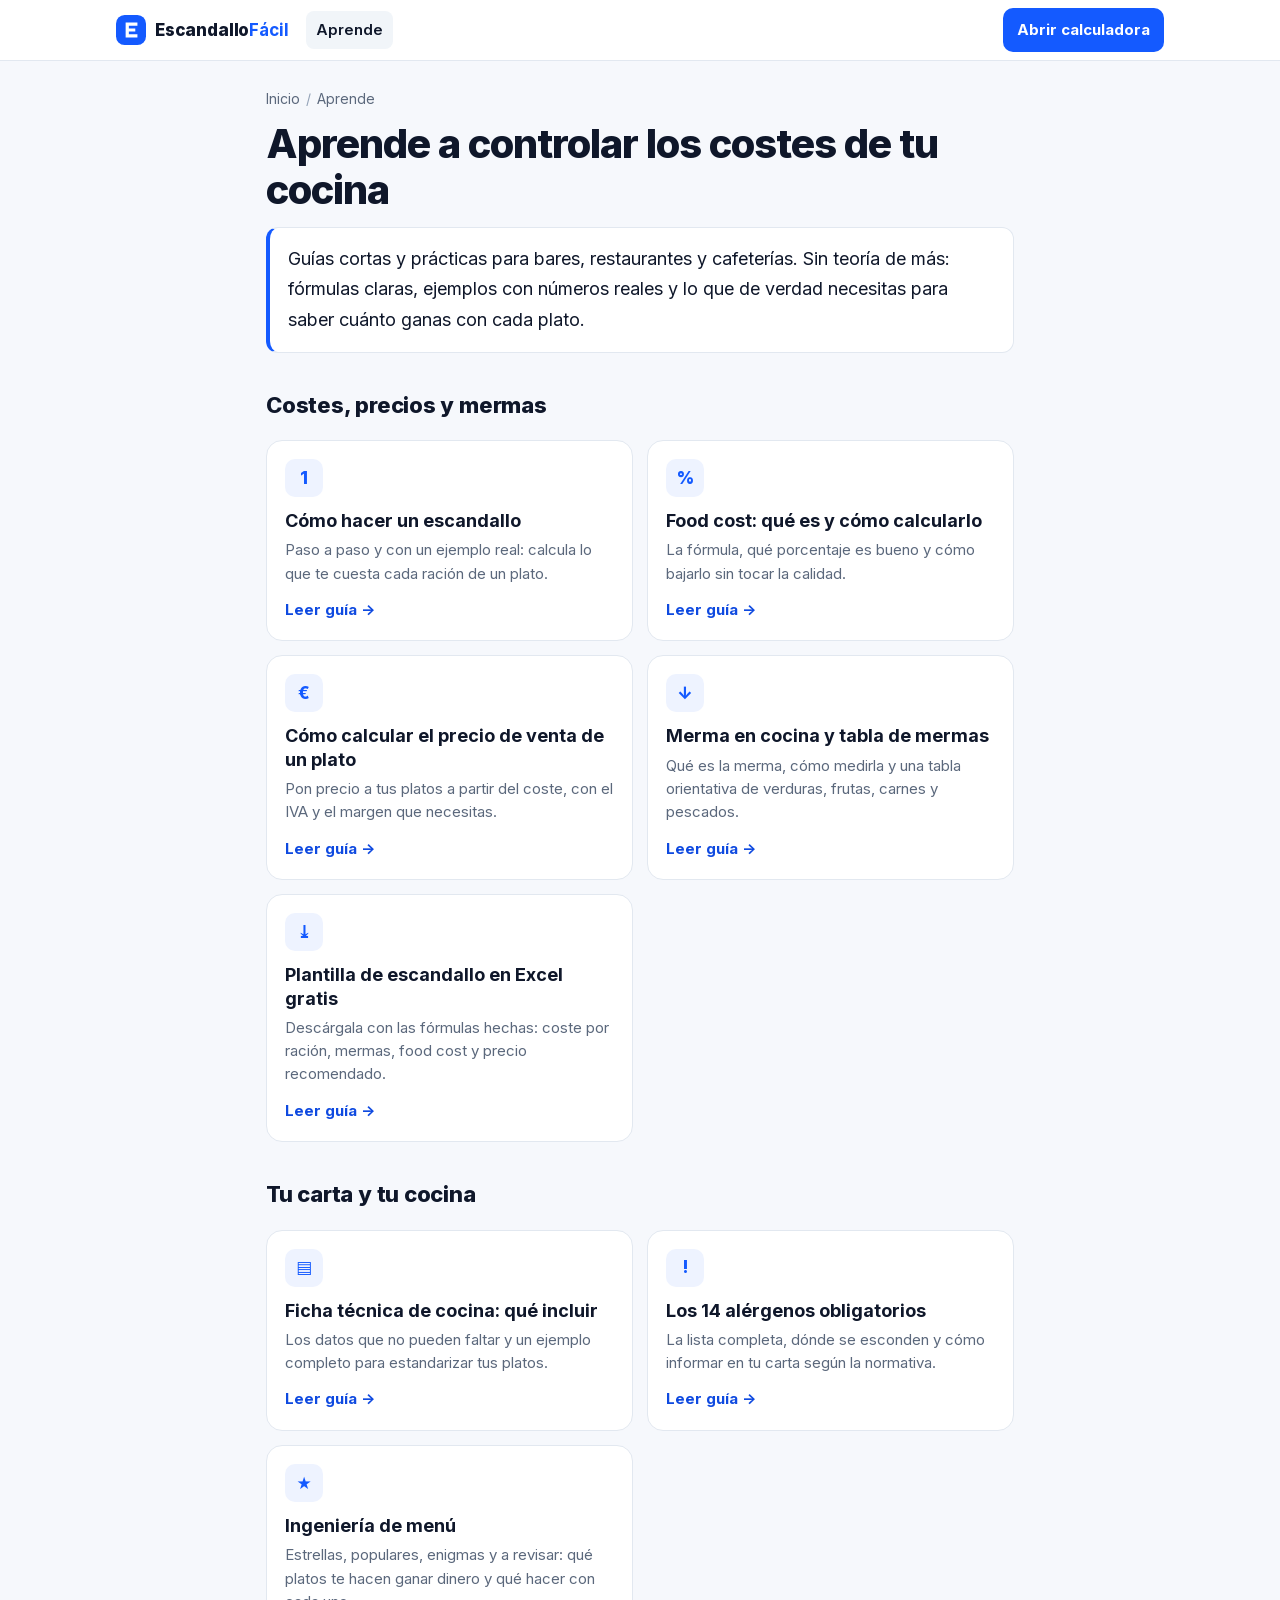
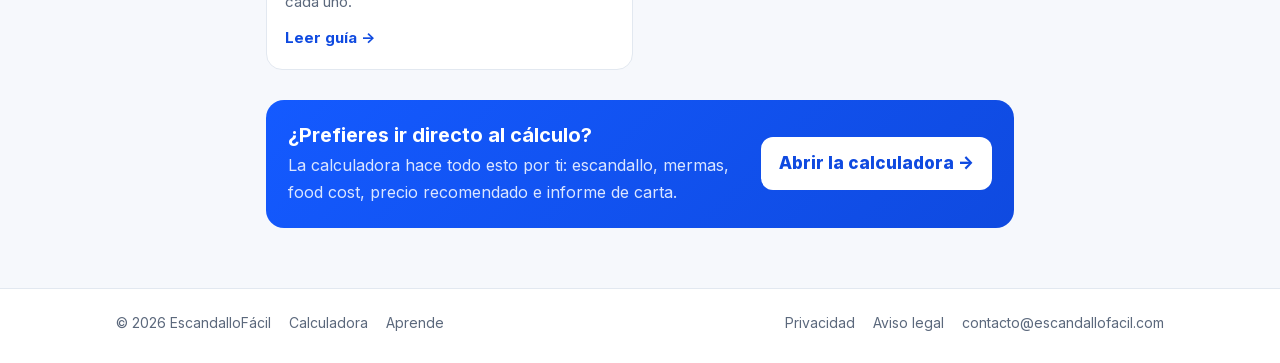
<file: aprende/index.html>
<!DOCTYPE html>
<html lang="es"><head><meta charset="utf-8"/>
<meta http-equiv="Content-Security-Policy" content="default-src 'self'; script-src 'self' https://static.cloudflareinsights.com https://cloud.umami.is; style-src 'self' 'unsafe-inline'; font-src 'self'; img-src 'self' data:; connect-src 'self' https://cloudflareinsights.com https://cloud.umami.is https://gateway.umami.is https://api-gateway.umami.dev; base-uri 'self'; form-action 'self'; object-src 'none'"/>
<meta name="referrer" content="strict-origin-when-cross-origin"/>
<meta name="viewport" content="width=device-width, initial-scale=1"/>
<title>Aprende a controlar los costes de tu cocina · EscandalloFácil</title>
<meta name="description" content="Guías prácticas y gratis para bares y restaurantes: escandallos, food cost, precio de venta, mermas, fichas técnicas, alérgenos e ingeniería de menú. Con plantilla de Excel."/>
<meta name="robots" content="index,follow,max-image-preview:large"/>
<link rel="canonical" href="https://escandallofacil.com/aprende/"/>
<meta property="og:type" content="website"/><meta property="og:locale" content="es_ES"/><meta property="og:site_name" content="EscandalloFácil"/>
<meta property="og:title" content="Aprende a controlar los costes de tu cocina · EscandalloFácil"/><meta property="og:description" content="Guías prácticas y gratis para bares y restaurantes: escandallos, food cost, precio de venta, mermas, fichas técnicas, alérgenos e ingeniería de menú. Con plantilla de Excel."/>
<meta property="og:url" content="https://escandallofacil.com/aprende/"/><meta property="og:image" content="https://escandallofacil.com/aprende/og/aprende.png"/><meta property="og:image:width" content="1200"/><meta property="og:image:height" content="630"/>
<meta name="twitter:card" content="summary_large_image"/>
<meta name="theme-color" content="#ffffff"/>
<link rel="icon" href="/favicon.ico" sizes="any"/><link rel="icon" href="/favicon.svg" type="image/svg+xml"/><link rel="apple-touch-icon" href="/apple-touch-icon.png"/>
<link rel="preload" href="/fonts/InterVariable.woff2" as="font" type="font/woff2" crossorigin/>
<link rel="stylesheet" href="/aprende/aprende.css"/>
<script type="application/ld+json">{"@context": "https://schema.org", "@graph": [{"@type": "CollectionPage", "name": "Aprende · EscandalloFácil", "description": "Guías prácticas y gratis para bares y restaurantes: escandallos, food cost, precio de venta, mermas, fichas técnicas, alérgenos e ingeniería de menú. Con plantilla de Excel.", "url": "https://escandallofacil.com/aprende/", "inLanguage": "es-ES", "publisher": {"@type": "Organization", "name": "EscandalloFácil", "url": "https://escandallofacil.com/", "logo": {"@type": "ImageObject", "url": "https://escandallofacil.com/icon-512.png"}}, "hasPart": [{"@type": "Article", "headline": "Cómo hacer un escandallo", "url": "https://escandallofacil.com/aprende/como-hacer-un-escandallo/"}, {"@type": "Article", "headline": "Food cost: qué es y cómo calcularlo", "url": "https://escandallofacil.com/aprende/food-cost/"}, {"@type": "Article", "headline": "Cómo calcular el precio de venta de un plato", "url": "https://escandallofacil.com/aprende/precio-de-venta-de-un-plato/"}, {"@type": "Article", "headline": "Merma en cocina y tabla de mermas", "url": "https://escandallofacil.com/aprende/merma-en-cocina/"}, {"@type": "Article", "headline": "Plantilla de escandallo en Excel gratis", "url": "https://escandallofacil.com/aprende/plantilla-escandallo-excel/"}, {"@type": "Article", "headline": "Ficha técnica de cocina: qué incluir", "url": "https://escandallofacil.com/aprende/ficha-tecnica-de-cocina/"}, {"@type": "Article", "headline": "Los 14 alérgenos obligatorios", "url": "https://escandallofacil.com/aprende/alergenos-obligatorios/"}, {"@type": "Article", "headline": "Ingeniería de menú", "url": "https://escandallofacil.com/aprende/ingenieria-de-menu/"}]}, {"@type": "BreadcrumbList", "itemListElement": [{"@type": "ListItem", "position": 1, "name": "EscandalloFácil", "item": "https://escandallofacil.com/"}, {"@type": "ListItem", "position": 2, "name": "Aprende", "item": "https://escandallofacil.com/aprende/"}]}]}</script>
</head><body>
<header class="hd"><div class="wrap"><a class="logo" href="/"><svg width="30" height="30" viewBox="0 0 28 28" aria-hidden="true"><rect width="28" height="28" rx="8" fill="#145aff"/><path d="M9 7h3v14H9zM9 7h11v3H9zM9 12.5h9v3H9zM9 18h11v3H9z" fill="#fff"/></svg><span>Escandallo<b>Fácil</b></span></a><a class="hd-l" href="/aprende/" aria-current="page">Aprende</a><a class="hd-cta" href="/">Abrir calculadora</a></div></header>
<main class="wrap">
<nav class="crumbs" aria-label="Estás en"><a href="/">Inicio</a><span>/</span>Aprende</nav>
<h1>Aprende a controlar los costes de tu cocina</h1>
<div class="lead"><p>Guías cortas y prácticas para bares, restaurantes y cafeterías. Sin teoría de más: fórmulas claras, ejemplos con números reales y lo que de verdad necesitas para saber cuánto ganas con cada plato.</p></div>
<section class="hub-sec"><h2>Costes, precios y mermas</h2><div class="cards c2"><a class="card" href="/aprende/como-hacer-un-escandallo/"><i>1</i><b>Cómo hacer un escandallo</b><span>Paso a paso y con un ejemplo real: calcula lo que te cuesta cada ración de un plato.</span><em>Leer guía →</em></a><a class="card" href="/aprende/food-cost/"><i>%</i><b>Food cost: qué es y cómo calcularlo</b><span>La fórmula, qué porcentaje es bueno y cómo bajarlo sin tocar la calidad.</span><em>Leer guía →</em></a><a class="card" href="/aprende/precio-de-venta-de-un-plato/"><i>€</i><b>Cómo calcular el precio de venta de un plato</b><span>Pon precio a tus platos a partir del coste, con el IVA y el margen que necesitas.</span><em>Leer guía →</em></a><a class="card" href="/aprende/merma-en-cocina/"><i>↓</i><b>Merma en cocina y tabla de mermas</b><span>Qué es la merma, cómo medirla y una tabla orientativa de verduras, frutas, carnes y pescados.</span><em>Leer guía →</em></a><a class="card" href="/aprende/plantilla-escandallo-excel/"><i>⤓</i><b>Plantilla de escandallo en Excel gratis</b><span>Descárgala con las fórmulas hechas: coste por ración, mermas, food cost y precio recomendado.</span><em>Leer guía →</em></a></div></section>
<section class="hub-sec"><h2>Tu carta y tu cocina</h2><div class="cards c2"><a class="card" href="/aprende/ficha-tecnica-de-cocina/"><i>▤</i><b>Ficha técnica de cocina: qué incluir</b><span>Los datos que no pueden faltar y un ejemplo completo para estandarizar tus platos.</span><em>Leer guía →</em></a><a class="card" href="/aprende/alergenos-obligatorios/"><i>!</i><b>Los 14 alérgenos obligatorios</b><span>La lista completa, dónde se esconden y cómo informar en tu carta según la normativa.</span><em>Leer guía →</em></a><a class="card" href="/aprende/ingenieria-de-menu/"><i>★</i><b>Ingeniería de menú</b><span>Estrellas, populares, enigmas y a revisar: qué platos te hacen ganar dinero y qué hacer con cada uno.</span><em>Leer guía →</em></a></div></section>
<aside class="cta"><div><b>¿Prefieres ir directo al cálculo?</b><p>La calculadora hace todo esto por ti: escandallo, mermas, food cost, precio recomendado e informe de carta.</p></div><a href="/">Abrir la calculadora →</a></aside>
</main>
<footer class="ft"><div class="wrap"><span>© 2026 EscandalloFácil</span><a href="/">Calculadora</a><a href="/aprende/">Aprende</a><span class="sp"></span><a href="/privacidad.html">Privacidad</a><a href="/aviso-legal.html">Aviso legal</a><a href="mailto:contacto@escandallofacil.com">contacto@escandallofacil.com</a></div></footer>
<script defer src="https://static.cloudflareinsights.com/beacon.min.js" data-cf-beacon='{"token": "1fad06db596649cf8b91f6645b46bb9d"}'></script><script defer src="https://cloud.umami.is/script.js" data-website-id="b6a5d5cb-182a-43a6-bc42-5bac708fe933" data-do-not-track="true"></script>
</body></html>
</file>
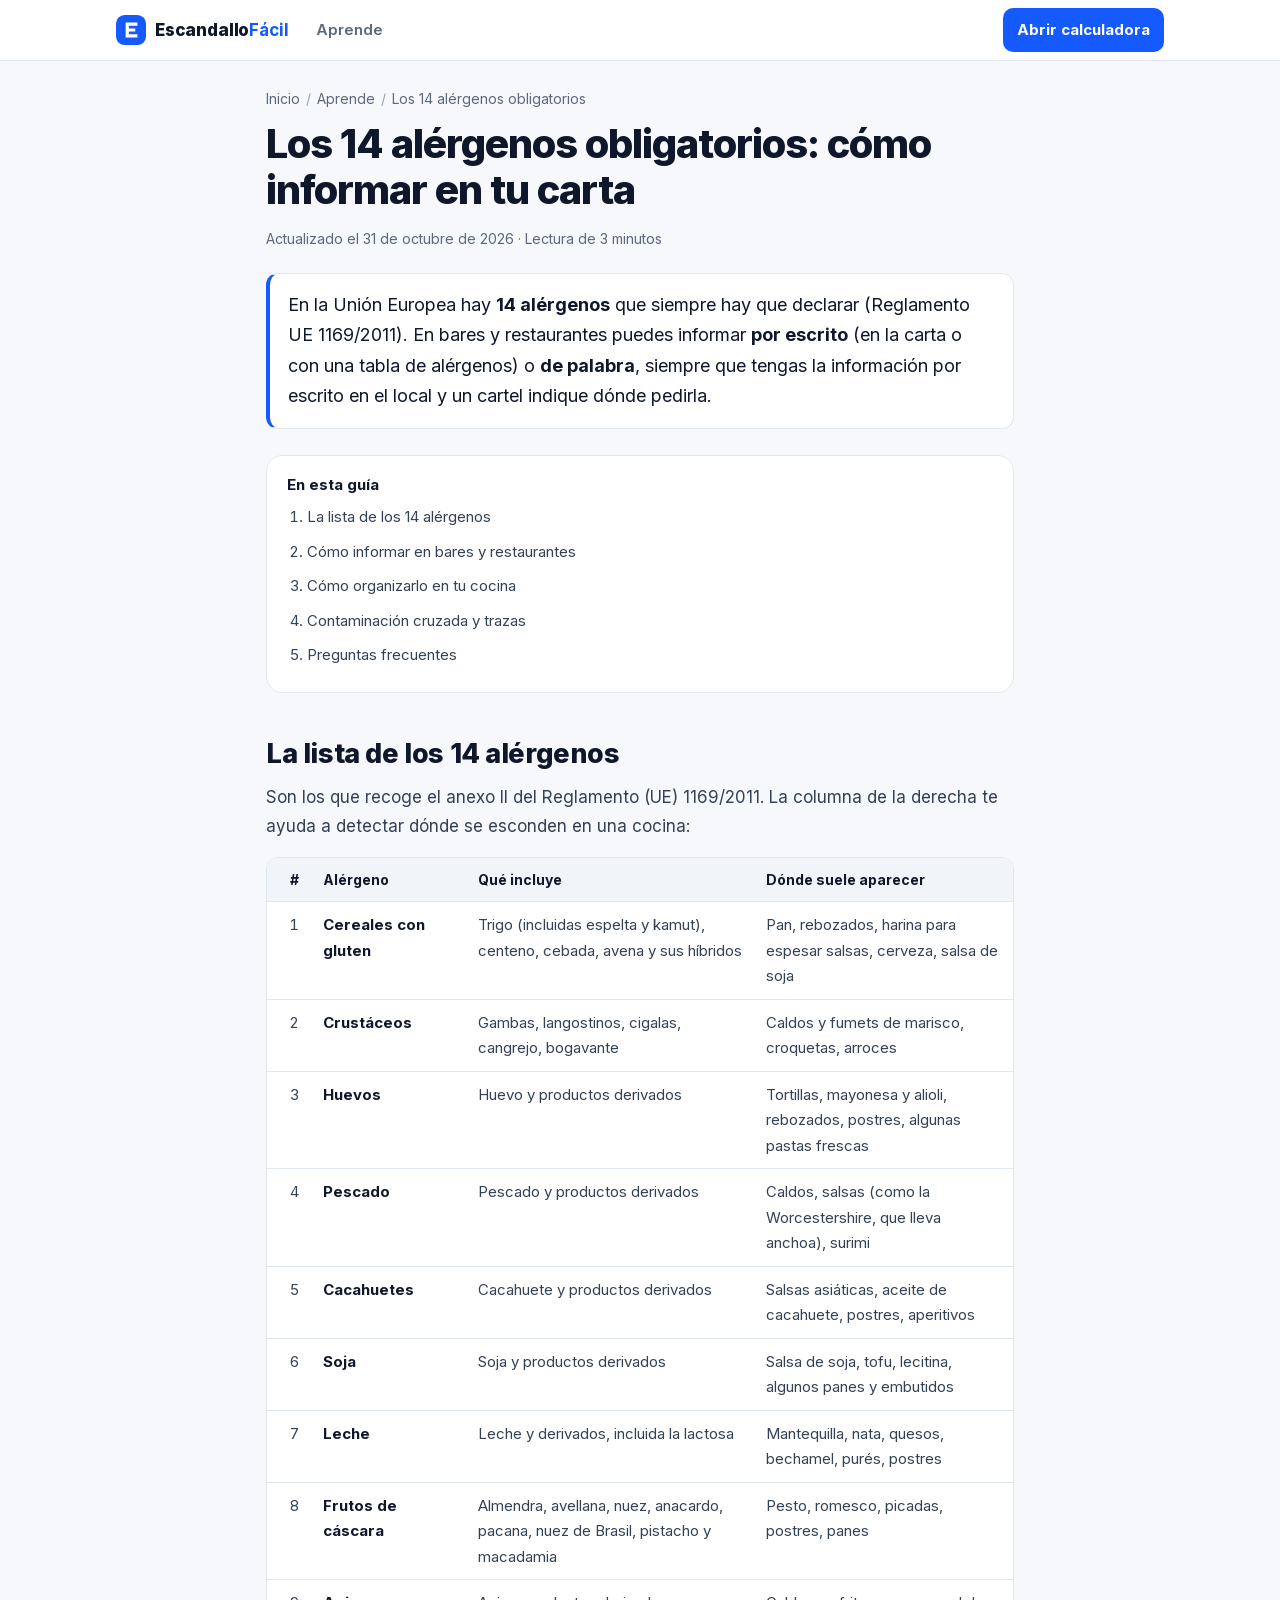
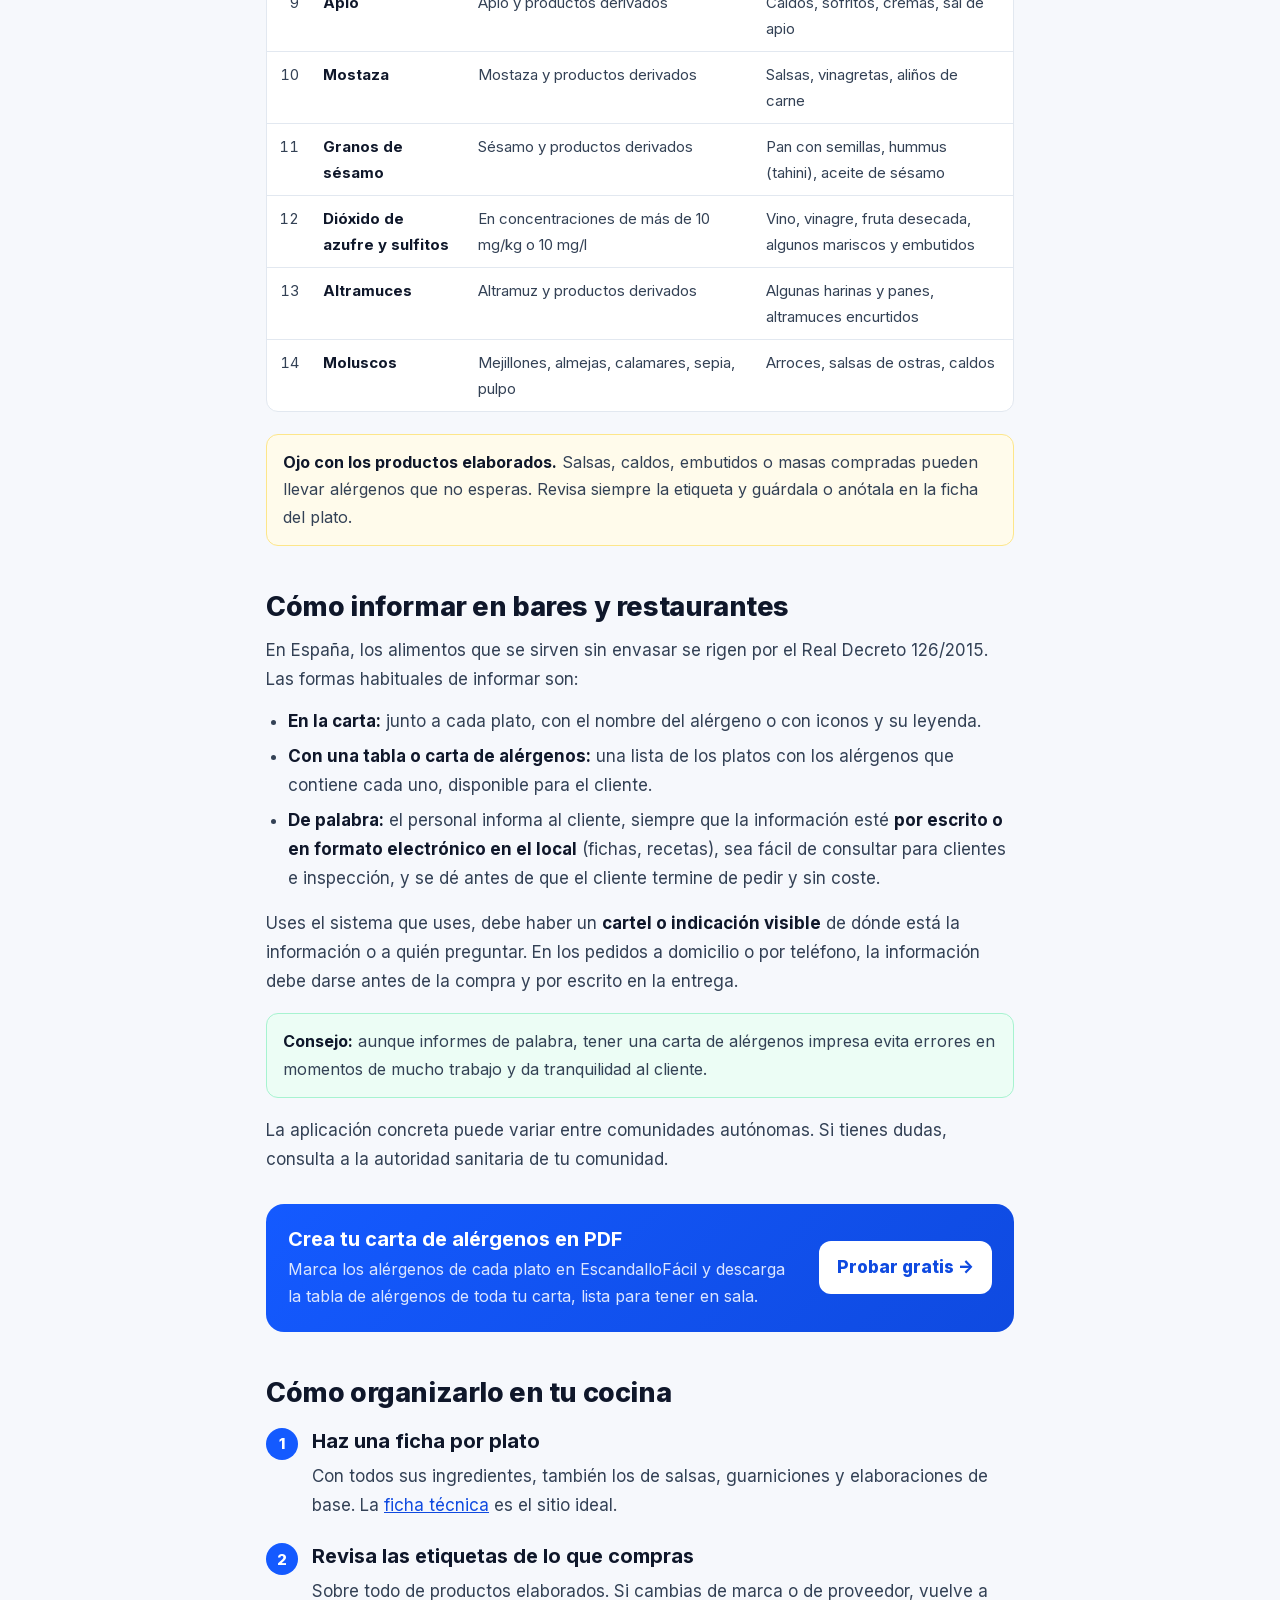
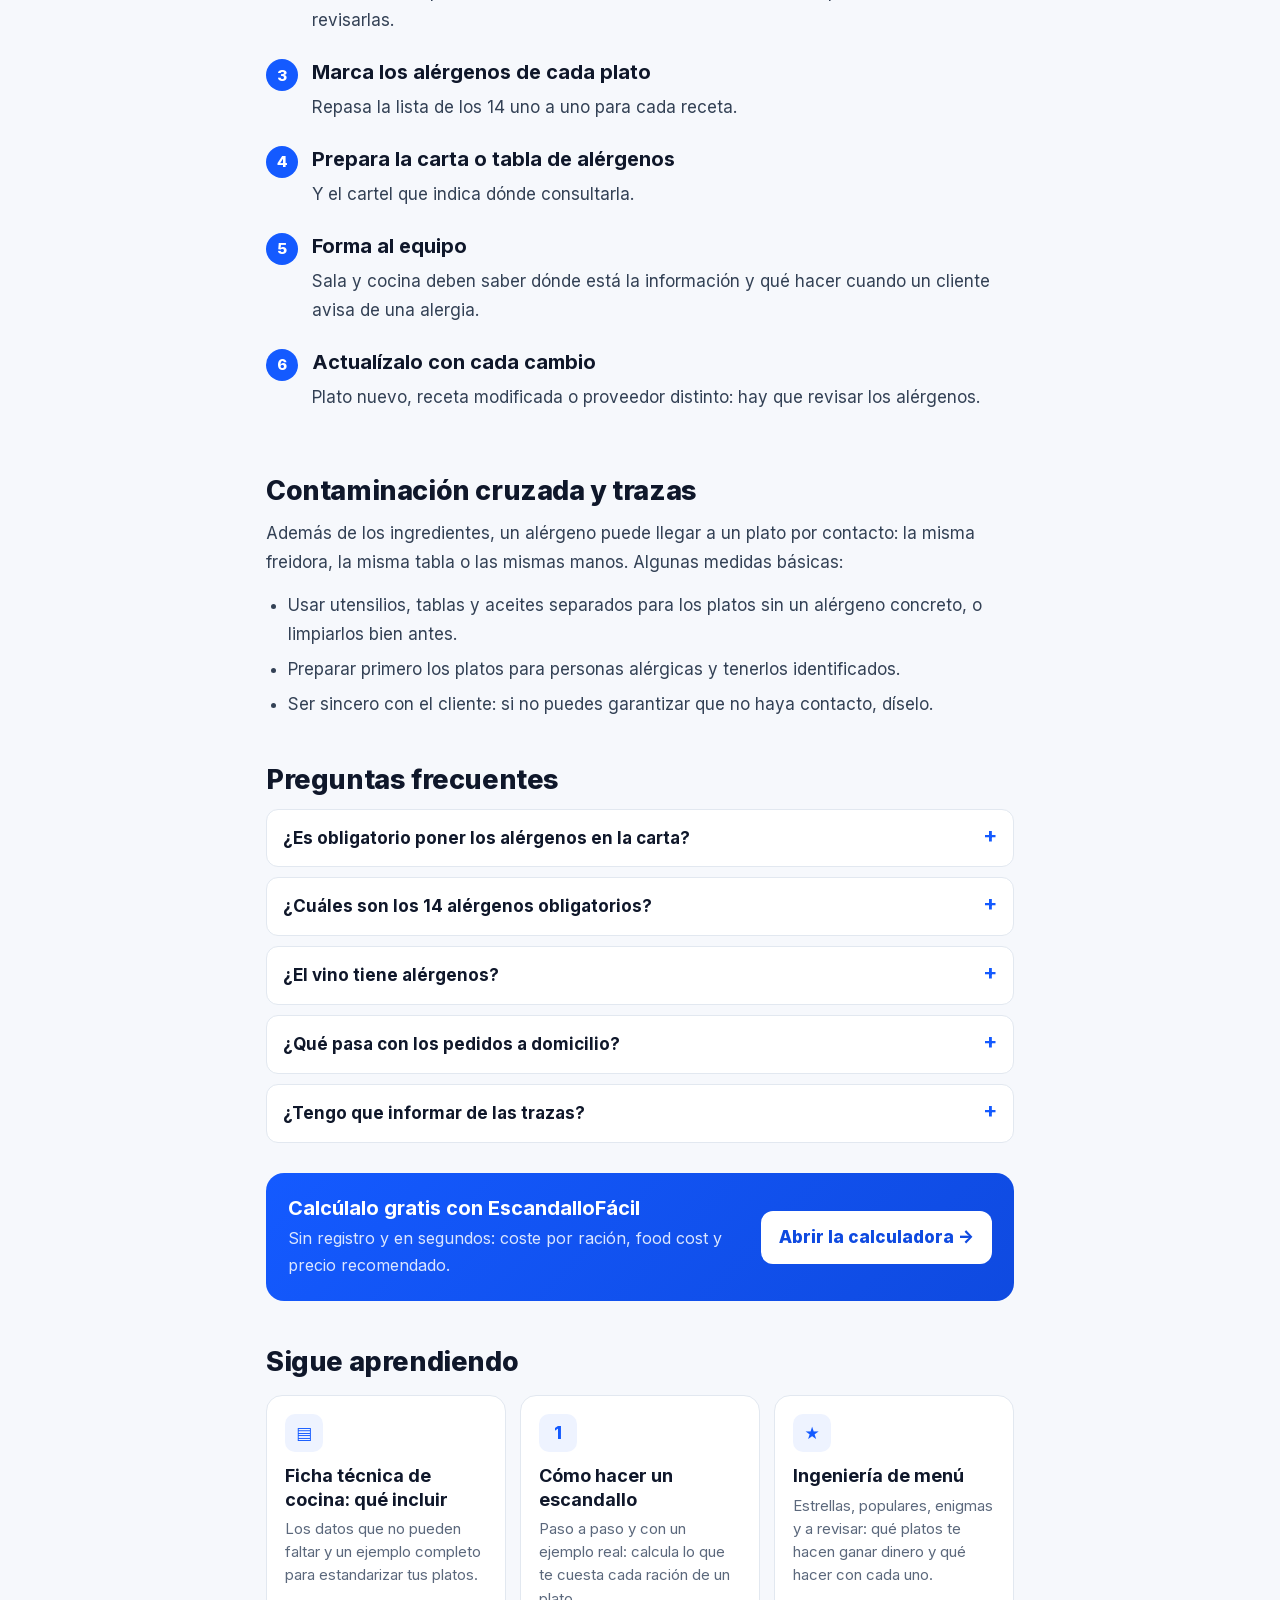
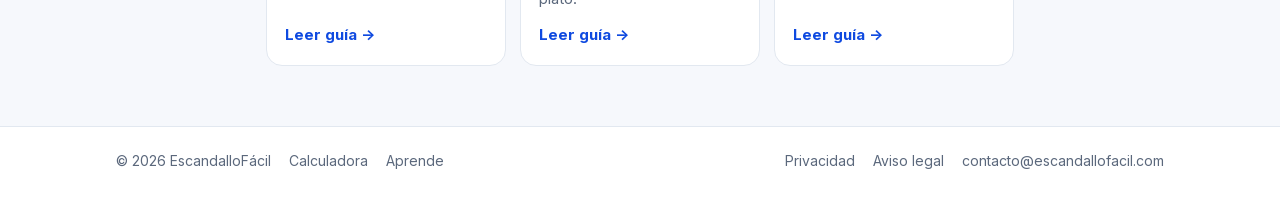
<file: aprende/alergenos-obligatorios/index.html>
<!DOCTYPE html>
<html lang="es"><head><meta charset="utf-8"/>
<meta http-equiv="Content-Security-Policy" content="default-src 'self'; script-src 'self' https://static.cloudflareinsights.com https://cloud.umami.is; style-src 'self' 'unsafe-inline'; font-src 'self'; img-src 'self' data:; connect-src 'self' https://cloudflareinsights.com https://cloud.umami.is https://gateway.umami.is https://api-gateway.umami.dev; base-uri 'self'; form-action 'self'; object-src 'none'"/>
<meta name="referrer" content="strict-origin-when-cross-origin"/>
<meta name="viewport" content="width=device-width, initial-scale=1"/>
<title>Los 14 alérgenos obligatorios en la carta · EscandalloFácil</title>
<meta name="description" content="Lista de los 14 alérgenos de declaración obligatoria (Reglamento UE 1169/2011), dónde se esconden y cómo informar en bares y restaurantes según el Real Decreto 126/2015."/>
<meta name="robots" content="index,follow,max-image-preview:large"/>
<link rel="canonical" href="https://escandallofacil.com/aprende/alergenos-obligatorios/"/>
<meta property="og:type" content="article"/><meta property="og:locale" content="es_ES"/><meta property="og:site_name" content="EscandalloFácil"/>
<meta property="og:title" content="Los 14 alérgenos obligatorios en la carta · EscandalloFácil"/><meta property="og:description" content="Lista de los 14 alérgenos de declaración obligatoria (Reglamento UE 1169/2011), dónde se esconden y cómo informar en bares y restaurantes según el Real Decreto 126/2015."/>
<meta property="og:url" content="https://escandallofacil.com/aprende/alergenos-obligatorios/"/><meta property="og:image" content="https://escandallofacil.com/aprende/og/alergenos-obligatorios.png"/><meta property="og:image:width" content="1200"/><meta property="og:image:height" content="630"/>
<meta name="twitter:card" content="summary_large_image"/>
<meta name="theme-color" content="#ffffff"/>
<link rel="icon" href="/favicon.ico" sizes="any"/><link rel="icon" href="/favicon.svg" type="image/svg+xml"/><link rel="apple-touch-icon" href="/apple-touch-icon.png"/>
<link rel="preload" href="/fonts/InterVariable.woff2" as="font" type="font/woff2" crossorigin/>
<link rel="stylesheet" href="/aprende/aprende.css"/>
<script type="application/ld+json">{"@context": "https://schema.org", "@graph": [{"@type": "Article", "headline": "Los 14 alérgenos obligatorios: cómo informar en tu carta", "description": "Lista de los 14 alérgenos de declaración obligatoria (Reglamento UE 1169/2011), dónde se esconden y cómo informar en bares y restaurantes según el Real Decreto 126/2015.", "inLanguage": "es-ES", "datePublished": "2026-10-31", "dateModified": "2026-10-31", "mainEntityOfPage": "https://escandallofacil.com/aprende/alergenos-obligatorios/", "image": "https://escandallofacil.com/aprende/og/alergenos-obligatorios.png", "author": {"@type": "Organization", "name": "EscandalloFácil", "url": "https://escandallofacil.com/", "logo": {"@type": "ImageObject", "url": "https://escandallofacil.com/icon-512.png"}}, "publisher": {"@type": "Organization", "name": "EscandalloFácil", "url": "https://escandallofacil.com/", "logo": {"@type": "ImageObject", "url": "https://escandallofacil.com/icon-512.png"}}}, {"@type": "BreadcrumbList", "itemListElement": [{"@type": "ListItem", "position": 1, "name": "EscandalloFácil", "item": "https://escandallofacil.com/"}, {"@type": "ListItem", "position": 2, "name": "Aprende", "item": "https://escandallofacil.com/aprende/"}, {"@type": "ListItem", "position": 3, "name": "Los 14 alérgenos obligatorios", "item": "https://escandallofacil.com/aprende/alergenos-obligatorios/"}]}, {"@type": "FAQPage", "mainEntity": [{"@type": "Question", "name": "¿Es obligatorio poner los alérgenos en la carta?", "acceptedAnswer": {"@type": "Answer", "text": "No necesariamente en la carta. Puedes informar por escrito (en la carta o con una tabla de alérgenos) o de palabra, siempre que la información esté por escrito en el local, sea fácil de consultar y un cartel indique dónde pedirla."}}, {"@type": "Question", "name": "¿Cuáles son los 14 alérgenos obligatorios?", "acceptedAnswer": {"@type": "Answer", "text": "Cereales con gluten, crustáceos, huevos, pescado, cacahuetes, soja, leche (incluida la lactosa), frutos de cáscara, apio, mostaza, granos de sésamo, dióxido de azufre y sulfitos, altramuces y moluscos."}}, {"@type": "Question", "name": "¿El vino tiene alérgenos?", "acceptedAnswer": {"@type": "Answer", "text": "Sí: casi todos los vinos contienen sulfitos por encima de 10 mg/l, que es uno de los 14 alérgenos. Algunos vinos además pueden llevar restos de clarificantes como el huevo o la leche; revisa la etiqueta."}}, {"@type": "Question", "name": "¿Qué pasa con los pedidos a domicilio?", "acceptedAnswer": {"@type": "Answer", "text": "La información de alérgenos debe darse antes de que el cliente compre (por teléfono o en la web o app) y también por escrito en el momento de la entrega."}}, {"@type": "Question", "name": "¿Tengo que informar de las trazas?", "acceptedAnswer": {"@type": "Answer", "text": "La normativa obliga a informar de los alérgenos que forman parte de los ingredientes. Las trazas por contaminación cruzada no tienen una obligación concreta en hostelería, pero conviene avisar al cliente alérgico si no puedes garantizar que no haya contacto."}}]}]}</script>
</head><body>
<header class="hd"><div class="wrap"><a class="logo" href="/"><svg width="30" height="30" viewBox="0 0 28 28" aria-hidden="true"><rect width="28" height="28" rx="8" fill="#145aff"/><path d="M9 7h3v14H9zM9 7h11v3H9zM9 12.5h9v3H9zM9 18h11v3H9z" fill="#fff"/></svg><span>Escandallo<b>Fácil</b></span></a><a class="hd-l" href="/aprende/">Aprende</a><a class="hd-cta" href="/">Abrir calculadora</a></div></header>
<main class="wrap">
<nav class="crumbs" aria-label="Estás en"><a href="/">Inicio</a><span>/</span><a href="/aprende/">Aprende</a><span>/</span>Los 14 alérgenos obligatorios</nav>
<article>
<h1>Los 14 alérgenos obligatorios: cómo informar en tu carta</h1>
<p class="meta">Actualizado el 31 de octubre de 2026 · Lectura de 3 minutos</p>
<div class="lead"><p>En la Unión Europea hay <strong>14 alérgenos</strong> que siempre hay que declarar (Reglamento UE 1169/2011). En bares y restaurantes puedes informar <strong>por escrito</strong> (en la carta o con una tabla de alérgenos) o <strong>de palabra</strong>, siempre que tengas la información por escrito en el local y un cartel indique dónde pedirla.</p></div>
<nav class="toc" aria-label="En esta guía"><b>En esta guía</b><ol><li><a href="#lista">La lista de los 14 alérgenos</a></li><li><a href="#como-informar">Cómo informar en bares y restaurantes</a></li><li><a href="#pasos">Cómo organizarlo en tu cocina</a></li><li><a href="#contaminacion">Contaminación cruzada y trazas</a></li><li><a href="#preguntas">Preguntas frecuentes</a></li></ol></nav>

<h2 id="lista">La lista de los 14 alérgenos</h2>
<p>Son los que recoge el anexo II del Reglamento (UE) 1169/2011. La columna de la derecha te ayuda a detectar dónde se esconden en una cocina:</p>
<div class="tbl wide stack"><table><thead><tr><th class="n">#</th><th>Alérgeno</th><th>Qué incluye</th><th>Dónde suele aparecer</th></tr></thead><tbody><tr><td class="n st-n">1</td><td class="st-h"><strong>Cereales con gluten</strong></td><td data-l="Qué incluye">Trigo (incluidas espelta y kamut), centeno, cebada, avena y sus híbridos</td><td data-l="Dónde aparece">Pan, rebozados, harina para espesar salsas, cerveza, salsa de soja</td></tr><tr><td class="n st-n">2</td><td class="st-h"><strong>Crustáceos</strong></td><td data-l="Qué incluye">Gambas, langostinos, cigalas, cangrejo, bogavante</td><td data-l="Dónde aparece">Caldos y fumets de marisco, croquetas, arroces</td></tr><tr><td class="n st-n">3</td><td class="st-h"><strong>Huevos</strong></td><td data-l="Qué incluye">Huevo y productos derivados</td><td data-l="Dónde aparece">Tortillas, mayonesa y alioli, rebozados, postres, algunas pastas frescas</td></tr><tr><td class="n st-n">4</td><td class="st-h"><strong>Pescado</strong></td><td data-l="Qué incluye">Pescado y productos derivados</td><td data-l="Dónde aparece">Caldos, salsas (como la Worcestershire, que lleva anchoa), surimi</td></tr><tr><td class="n st-n">5</td><td class="st-h"><strong>Cacahuetes</strong></td><td data-l="Qué incluye">Cacahuete y productos derivados</td><td data-l="Dónde aparece">Salsas asiáticas, aceite de cacahuete, postres, aperitivos</td></tr><tr><td class="n st-n">6</td><td class="st-h"><strong>Soja</strong></td><td data-l="Qué incluye">Soja y productos derivados</td><td data-l="Dónde aparece">Salsa de soja, tofu, lecitina, algunos panes y embutidos</td></tr><tr><td class="n st-n">7</td><td class="st-h"><strong>Leche</strong></td><td data-l="Qué incluye">Leche y derivados, incluida la lactosa</td><td data-l="Dónde aparece">Mantequilla, nata, quesos, bechamel, purés, postres</td></tr><tr><td class="n st-n">8</td><td class="st-h"><strong>Frutos de cáscara</strong></td><td data-l="Qué incluye">Almendra, avellana, nuez, anacardo, pacana, nuez de Brasil, pistacho y macadamia</td><td data-l="Dónde aparece">Pesto, romesco, picadas, postres, panes</td></tr><tr><td class="n st-n">9</td><td class="st-h"><strong>Apio</strong></td><td data-l="Qué incluye">Apio y productos derivados</td><td data-l="Dónde aparece">Caldos, sofritos, cremas, sal de apio</td></tr><tr><td class="n st-n">10</td><td class="st-h"><strong>Mostaza</strong></td><td data-l="Qué incluye">Mostaza y productos derivados</td><td data-l="Dónde aparece">Salsas, vinagretas, aliños de carne</td></tr><tr><td class="n st-n">11</td><td class="st-h"><strong>Granos de sésamo</strong></td><td data-l="Qué incluye">Sésamo y productos derivados</td><td data-l="Dónde aparece">Pan con semillas, hummus (tahini), aceite de sésamo</td></tr><tr><td class="n st-n">12</td><td class="st-h"><strong>Dióxido de azufre y sulfitos</strong></td><td data-l="Qué incluye">En concentraciones de más de 10 mg/kg o 10 mg/l</td><td data-l="Dónde aparece">Vino, vinagre, fruta desecada, algunos mariscos y embutidos</td></tr><tr><td class="n st-n">13</td><td class="st-h"><strong>Altramuces</strong></td><td data-l="Qué incluye">Altramuz y productos derivados</td><td data-l="Dónde aparece">Algunas harinas y panes, altramuces encurtidos</td></tr><tr><td class="n st-n">14</td><td class="st-h"><strong>Moluscos</strong></td><td data-l="Qué incluye">Mejillones, almejas, calamares, sepia, pulpo</td><td data-l="Dónde aparece">Arroces, salsas de ostras, caldos</td></tr></tbody></table></div>
<div class="note warn"><p><b>Ojo con los productos elaborados.</b> Salsas, caldos, embutidos o masas compradas pueden llevar alérgenos que no esperas. Revisa siempre la etiqueta y guárdala o anótala en la ficha del plato.</p></div>

<h2 id="como-informar">Cómo informar en bares y restaurantes</h2>
<p>En España, los alimentos que se sirven sin envasar se rigen por el Real Decreto 126/2015. Las formas habituales de informar son:</p>
<ul>
<li><strong>En la carta:</strong> junto a cada plato, con el nombre del alérgeno o con iconos y su leyenda.</li>
<li><strong>Con una tabla o carta de alérgenos:</strong> una lista de los platos con los alérgenos que contiene cada uno, disponible para el cliente.</li>
<li><strong>De palabra:</strong> el personal informa al cliente, siempre que la información esté <strong>por escrito o en formato electrónico en el local</strong> (fichas, recetas), sea fácil de consultar para clientes e inspección, y se dé antes de que el cliente termine de pedir y sin coste.</li>
</ul>
<p>Uses el sistema que uses, debe haber un <strong>cartel o indicación visible</strong> de dónde está la información o a quién preguntar. En los pedidos a domicilio o por teléfono, la información debe darse antes de la compra y por escrito en la entrega.</p>
<div class="note tip"><p><b>Consejo:</b> aunque informes de palabra, tener una carta de alérgenos impresa evita errores en momentos de mucho trabajo y da tranquilidad al cliente.</p></div>
<p>La aplicación concreta puede variar entre comunidades autónomas. Si tienes dudas, consulta a la autoridad sanitaria de tu comunidad.</p>

<aside class="cta"><div><b>Crea tu carta de alérgenos en PDF</b><p>Marca los alérgenos de cada plato en EscandalloFácil y descarga la tabla de alérgenos de toda tu carta, lista para tener en sala.</p></div><a href="/">Probar gratis →</a></aside>

<h2 id="pasos">Cómo organizarlo en tu cocina</h2>
<ol class="steps">
<li><h3>Haz una ficha por plato</h3><p>Con todos sus ingredientes, también los de salsas, guarniciones y elaboraciones de base. La <a href="/aprende/ficha-tecnica-de-cocina/">ficha técnica</a> es el sitio ideal.</p></li>
<li><h3>Revisa las etiquetas de lo que compras</h3><p>Sobre todo de productos elaborados. Si cambias de marca o de proveedor, vuelve a revisarlas.</p></li>
<li><h3>Marca los alérgenos de cada plato</h3><p>Repasa la lista de los 14 uno a uno para cada receta.</p></li>
<li><h3>Prepara la carta o tabla de alérgenos</h3><p>Y el cartel que indica dónde consultarla.</p></li>
<li><h3>Forma al equipo</h3><p>Sala y cocina deben saber dónde está la información y qué hacer cuando un cliente avisa de una alergia.</p></li>
<li><h3>Actualízalo con cada cambio</h3><p>Plato nuevo, receta modificada o proveedor distinto: hay que revisar los alérgenos.</p></li>
</ol>

<h2 id="contaminacion">Contaminación cruzada y trazas</h2>
<p>Además de los ingredientes, un alérgeno puede llegar a un plato por contacto: la misma freidora, la misma tabla o las mismas manos. Algunas medidas básicas:</p>
<ul>
<li>Usar utensilios, tablas y aceites separados para los platos sin un alérgeno concreto, o limpiarlos bien antes.</li>
<li>Preparar primero los platos para personas alérgicas y tenerlos identificados.</li>
<li>Ser sincero con el cliente: si no puedes garantizar que no haya contacto, díselo.</li>
</ul>

<section class="faq" id="preguntas"><h2>Preguntas frecuentes</h2><details><summary>¿Es obligatorio poner los alérgenos en la carta?</summary><p>No necesariamente en la carta. Puedes informar por escrito (en la carta o con una tabla de alérgenos) o de palabra, siempre que la información esté por escrito en el local, sea fácil de consultar y un cartel indique dónde pedirla.</p></details><details><summary>¿Cuáles son los 14 alérgenos obligatorios?</summary><p>Cereales con gluten, crustáceos, huevos, pescado, cacahuetes, soja, leche (incluida la lactosa), frutos de cáscara, apio, mostaza, granos de sésamo, dióxido de azufre y sulfitos, altramuces y moluscos.</p></details><details><summary>¿El vino tiene alérgenos?</summary><p>Sí: casi todos los vinos contienen sulfitos por encima de 10 mg/l, que es uno de los 14 alérgenos. Algunos vinos además pueden llevar restos de clarificantes como el huevo o la leche; revisa la etiqueta.</p></details><details><summary>¿Qué pasa con los pedidos a domicilio?</summary><p>La información de alérgenos debe darse antes de que el cliente compre (por teléfono o en la web o app) y también por escrito en el momento de la entrega.</p></details><details><summary>¿Tengo que informar de las trazas?</summary><p>La normativa obliga a informar de los alérgenos que forman parte de los ingredientes. Las trazas por contaminación cruzada no tienen una obligación concreta en hostelería, pero conviene avisar al cliente alérgico si no puedes garantizar que no haya contacto.</p></details></section>
<aside class="cta"><div><b>Calcúlalo gratis con EscandalloFácil</b><p>Sin registro y en segundos: coste por ración, food cost y precio recomendado.</p></div><a href="/">Abrir la calculadora →</a></aside>
</article>
<section class="rel"><h2>Sigue aprendiendo</h2><div class="cards"><a class="card" href="/aprende/ficha-tecnica-de-cocina/"><i>▤</i><b>Ficha técnica de cocina: qué incluir</b><span>Los datos que no pueden faltar y un ejemplo completo para estandarizar tus platos.</span><em>Leer guía →</em></a><a class="card" href="/aprende/como-hacer-un-escandallo/"><i>1</i><b>Cómo hacer un escandallo</b><span>Paso a paso y con un ejemplo real: calcula lo que te cuesta cada ración de un plato.</span><em>Leer guía →</em></a><a class="card" href="/aprende/ingenieria-de-menu/"><i>★</i><b>Ingeniería de menú</b><span>Estrellas, populares, enigmas y a revisar: qué platos te hacen ganar dinero y qué hacer con cada uno.</span><em>Leer guía →</em></a></div></section>
</main>
<footer class="ft"><div class="wrap"><span>© 2026 EscandalloFácil</span><a href="/">Calculadora</a><a href="/aprende/">Aprende</a><span class="sp"></span><a href="/privacidad.html">Privacidad</a><a href="/aviso-legal.html">Aviso legal</a><a href="mailto:contacto@escandallofacil.com">contacto@escandallofacil.com</a></div></footer>
<script defer src="https://static.cloudflareinsights.com/beacon.min.js" data-cf-beacon='{"token": "1fad06db596649cf8b91f6645b46bb9d"}'></script><script defer src="https://cloud.umami.is/script.js" data-website-id="b6a5d5cb-182a-43a6-bc42-5bac708fe933" data-do-not-track="true"></script>
</body></html>
</file>
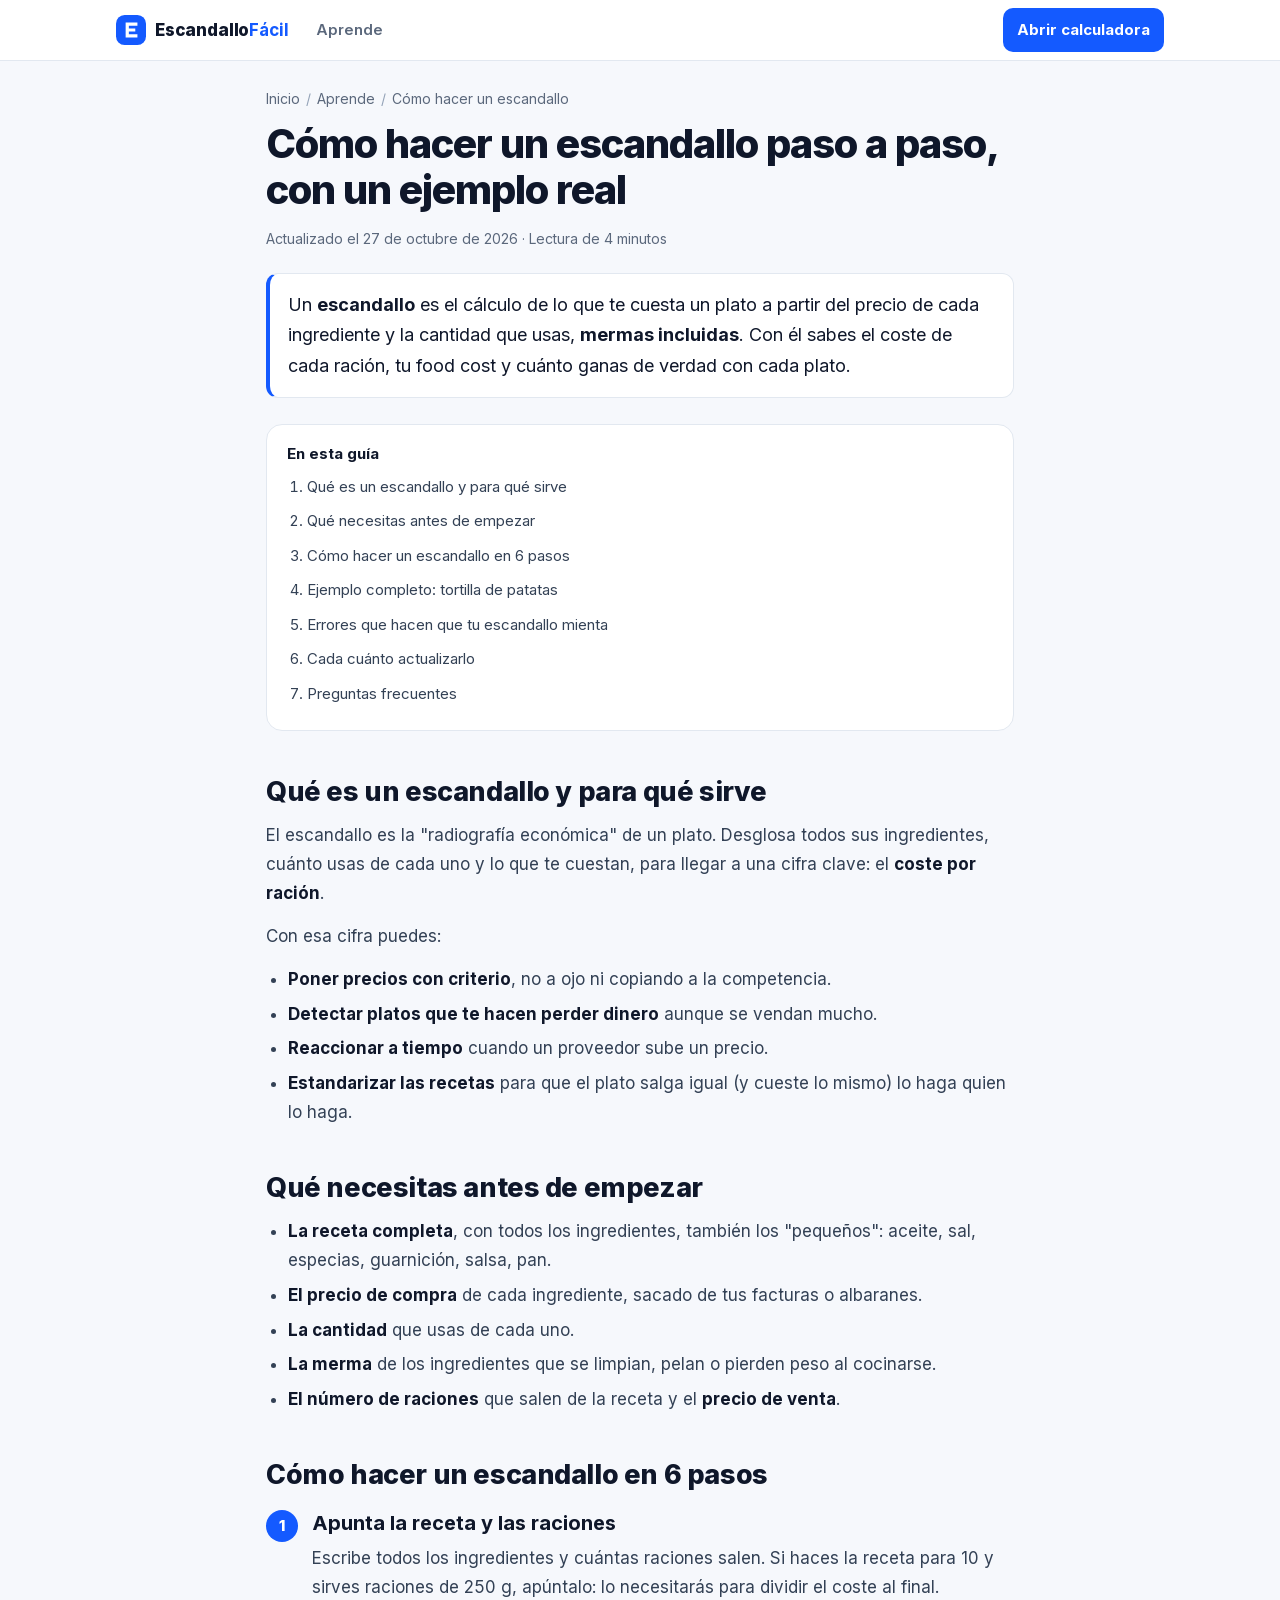
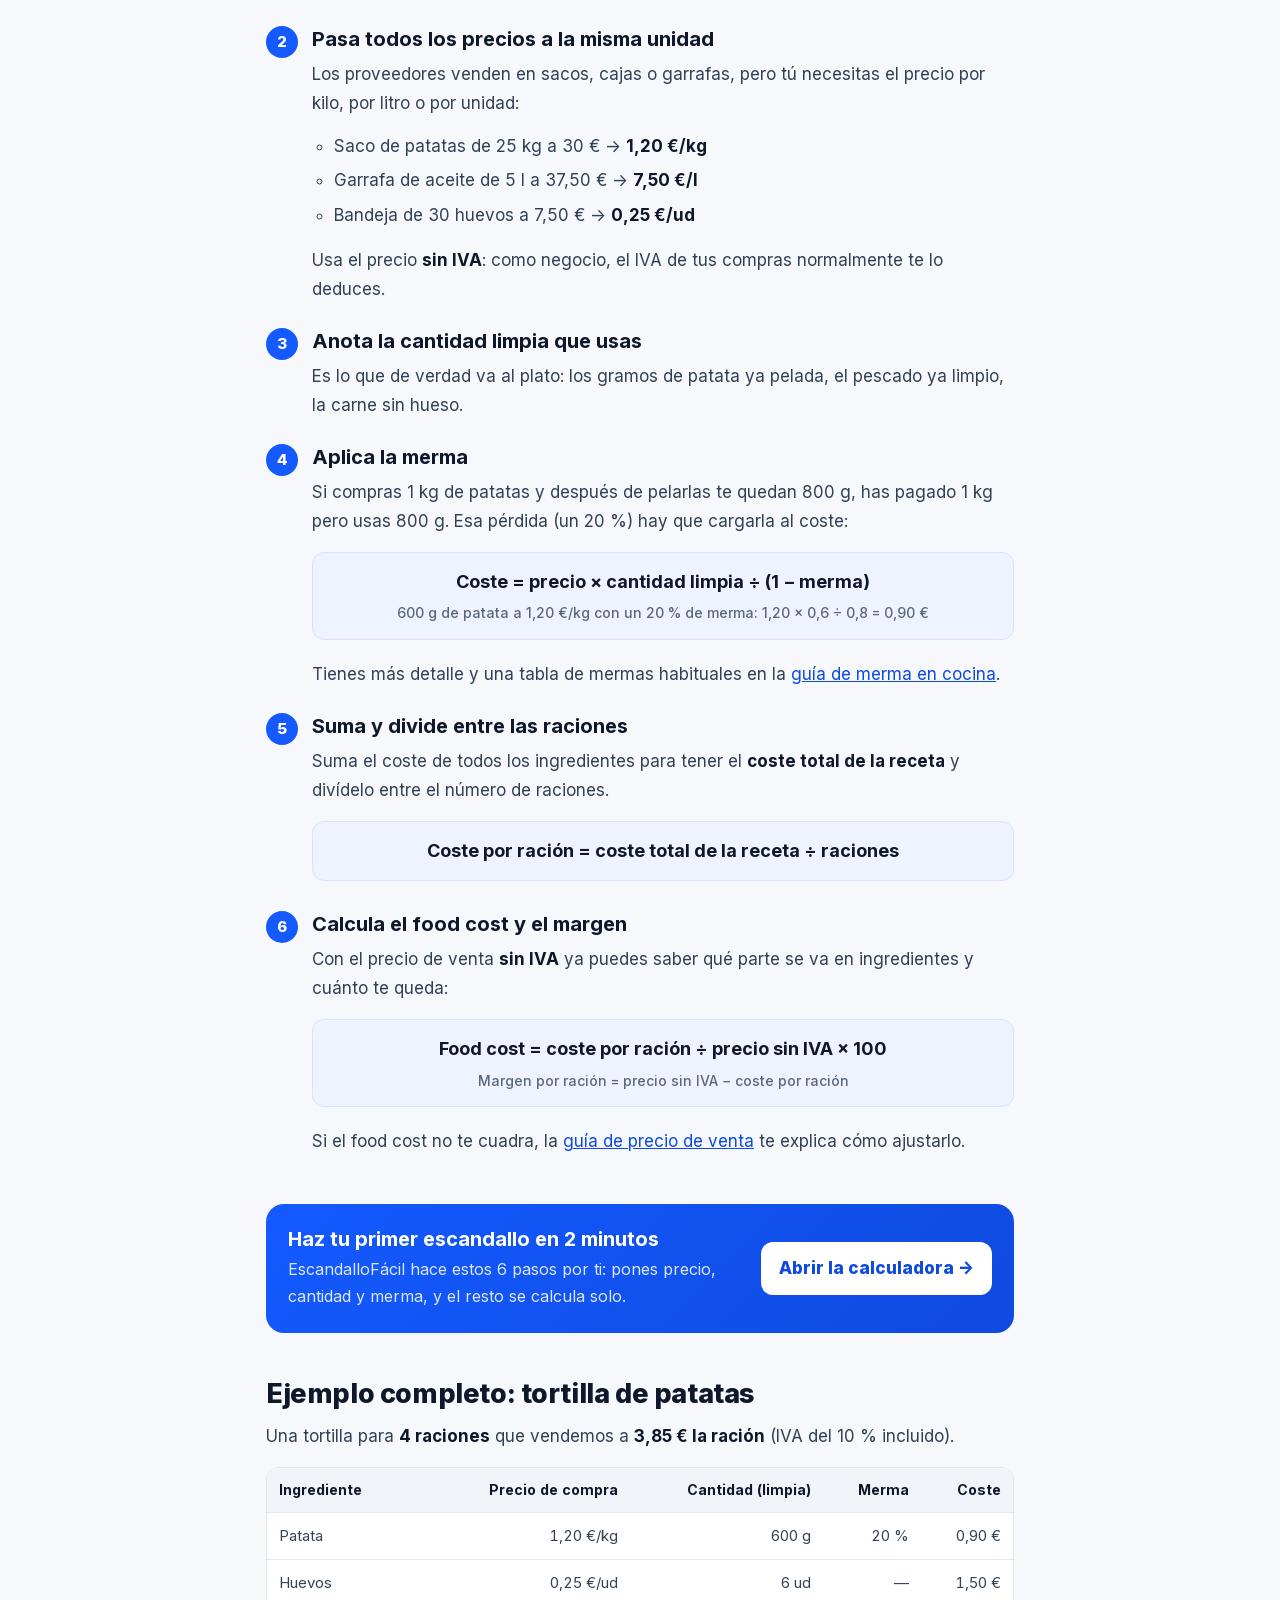
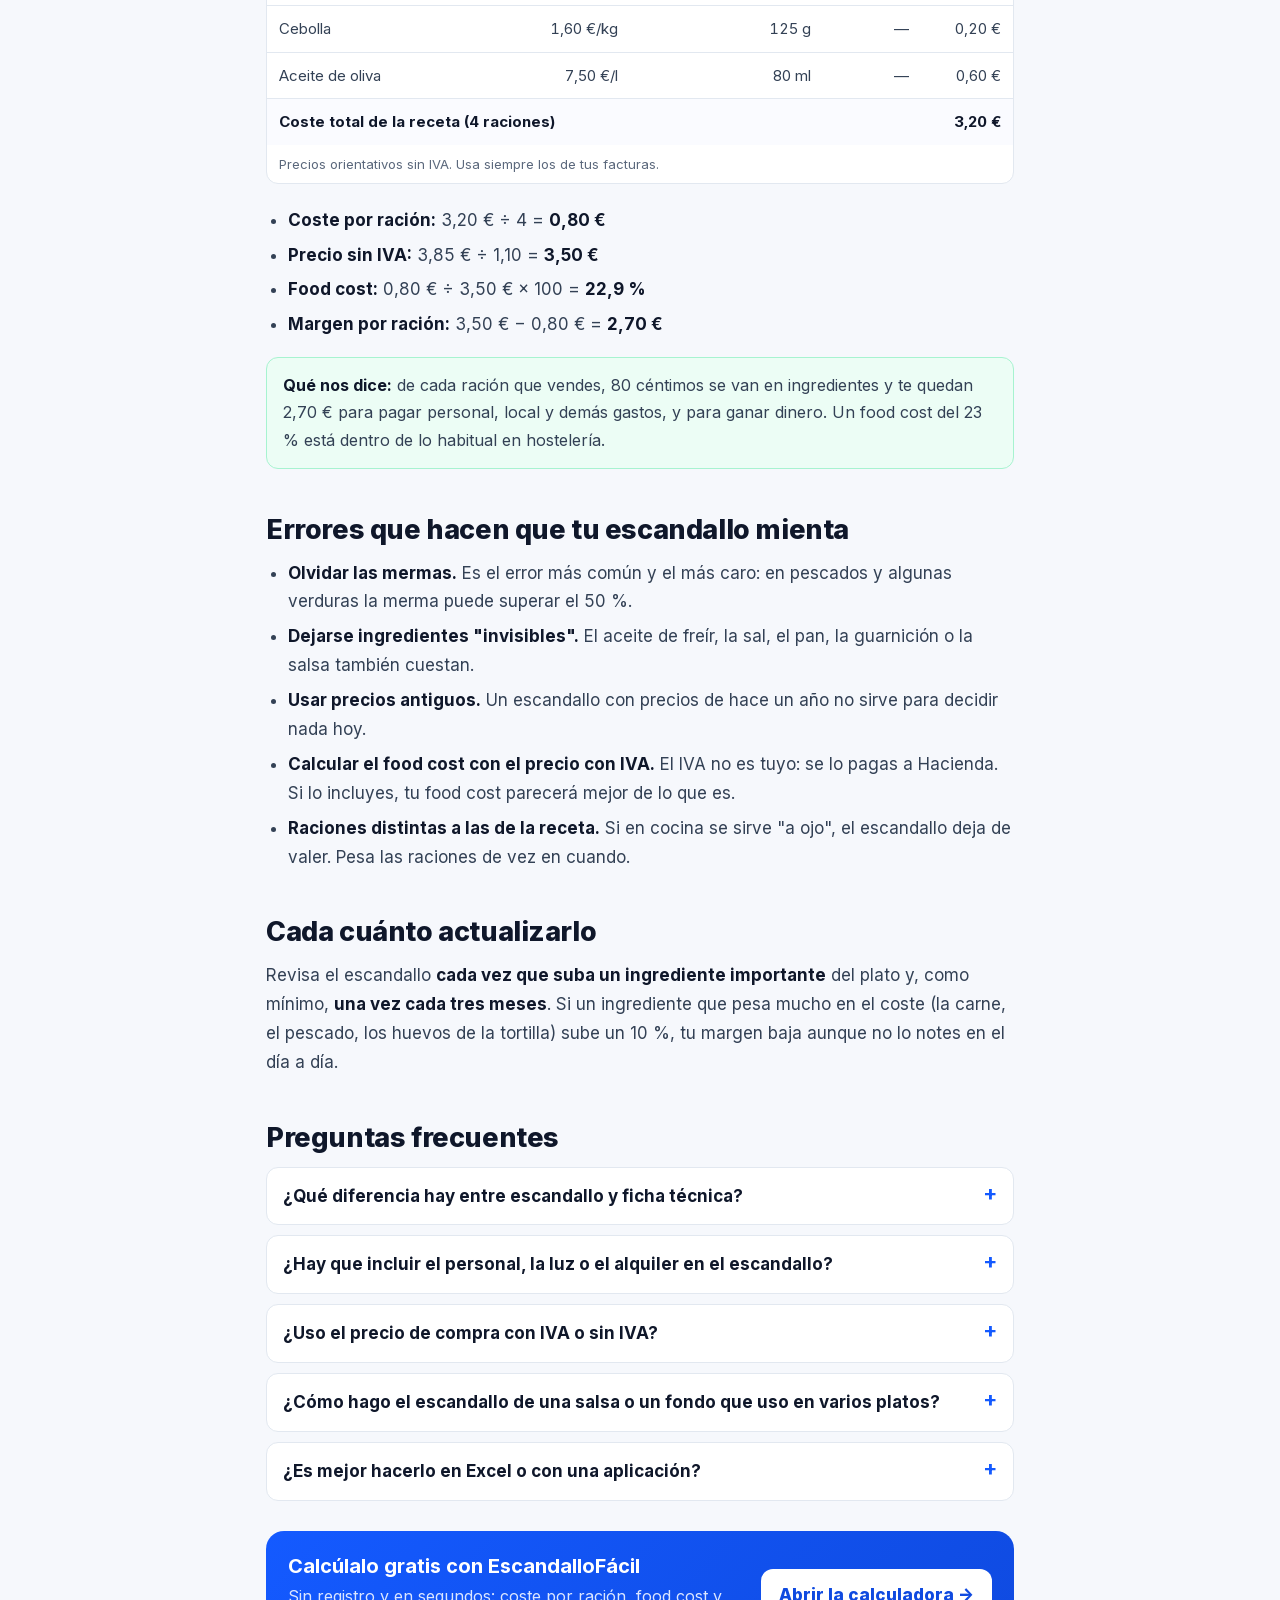
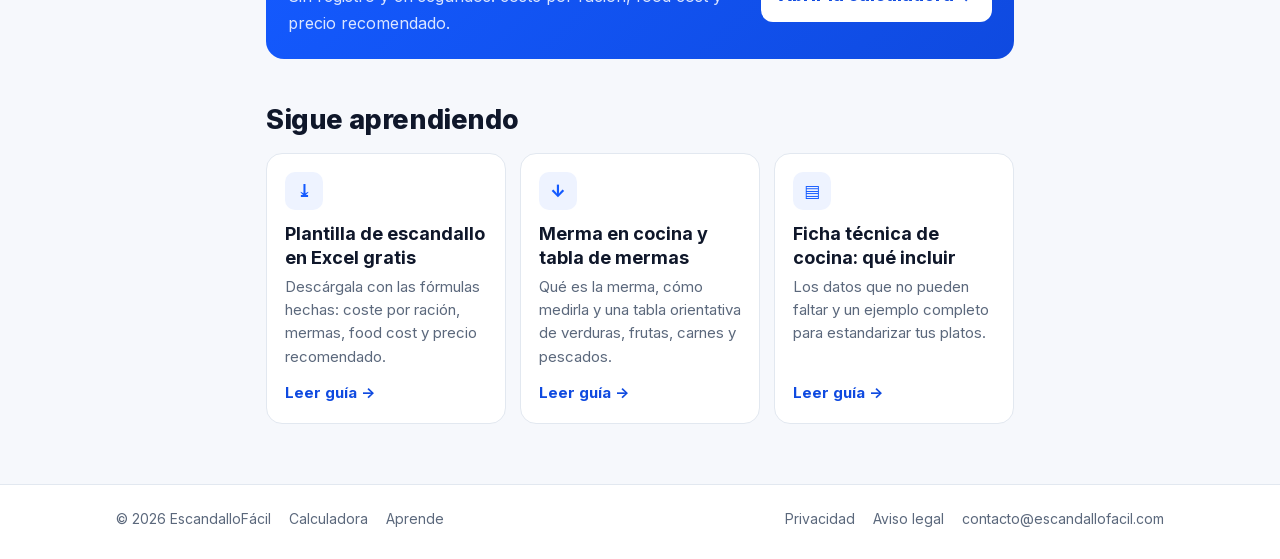
<file: aprende/como-hacer-un-escandallo/index.html>
<!DOCTYPE html>
<html lang="es"><head><meta charset="utf-8"/>
<meta http-equiv="Content-Security-Policy" content="default-src 'self'; script-src 'self' https://static.cloudflareinsights.com https://cloud.umami.is; style-src 'self' 'unsafe-inline'; font-src 'self'; img-src 'self' data:; connect-src 'self' https://cloudflareinsights.com https://cloud.umami.is https://gateway.umami.is https://api-gateway.umami.dev; base-uri 'self'; form-action 'self'; object-src 'none'"/>
<meta name="referrer" content="strict-origin-when-cross-origin"/>
<meta name="viewport" content="width=device-width, initial-scale=1"/>
<title>Cómo hacer un escandallo paso a paso (con ejemplo) · EscandalloFácil</title>
<meta name="description" content="Aprende a hacer el escandallo de un plato en 6 pasos: precios, cantidades, mermas, coste por ración, food cost y margen. Con un ejemplo de tortilla de patatas."/>
<meta name="robots" content="index,follow,max-image-preview:large"/>
<link rel="canonical" href="https://escandallofacil.com/aprende/como-hacer-un-escandallo/"/>
<meta property="og:type" content="article"/><meta property="og:locale" content="es_ES"/><meta property="og:site_name" content="EscandalloFácil"/>
<meta property="og:title" content="Cómo hacer un escandallo paso a paso (con ejemplo) · EscandalloFácil"/><meta property="og:description" content="Aprende a hacer el escandallo de un plato en 6 pasos: precios, cantidades, mermas, coste por ración, food cost y margen. Con un ejemplo de tortilla de patatas."/>
<meta property="og:url" content="https://escandallofacil.com/aprende/como-hacer-un-escandallo/"/><meta property="og:image" content="https://escandallofacil.com/aprende/og/como-hacer-un-escandallo.png"/><meta property="og:image:width" content="1200"/><meta property="og:image:height" content="630"/>
<meta name="twitter:card" content="summary_large_image"/>
<meta name="theme-color" content="#ffffff"/>
<link rel="icon" href="/favicon.ico" sizes="any"/><link rel="icon" href="/favicon.svg" type="image/svg+xml"/><link rel="apple-touch-icon" href="/apple-touch-icon.png"/>
<link rel="preload" href="/fonts/InterVariable.woff2" as="font" type="font/woff2" crossorigin/>
<link rel="stylesheet" href="/aprende/aprende.css"/>
<script type="application/ld+json">{"@context": "https://schema.org", "@graph": [{"@type": "Article", "headline": "Cómo hacer un escandallo paso a paso, con un ejemplo real", "description": "Aprende a hacer el escandallo de un plato en 6 pasos: precios, cantidades, mermas, coste por ración, food cost y margen. Con un ejemplo de tortilla de patatas.", "inLanguage": "es-ES", "datePublished": "2026-10-27", "dateModified": "2026-10-27", "mainEntityOfPage": "https://escandallofacil.com/aprende/como-hacer-un-escandallo/", "image": "https://escandallofacil.com/aprende/og/como-hacer-un-escandallo.png", "author": {"@type": "Organization", "name": "EscandalloFácil", "url": "https://escandallofacil.com/"}, "publisher": {"@type": "Organization", "name": "EscandalloFácil", "url": "https://escandallofacil.com/", "logo": {"@type": "ImageObject", "url": "https://escandallofacil.com/icon-512.png"}}}, {"@type": "BreadcrumbList", "itemListElement": [{"@type": "ListItem", "position": 1, "name": "EscandalloFácil", "item": "https://escandallofacil.com/"}, {"@type": "ListItem", "position": 2, "name": "Aprende", "item": "https://escandallofacil.com/aprende/"}, {"@type": "ListItem", "position": 3, "name": "Cómo hacer un escandallo", "item": "https://escandallofacil.com/aprende/como-hacer-un-escandallo/"}]}, {"@type": "FAQPage", "mainEntity": [{"@type": "Question", "name": "¿Qué diferencia hay entre escandallo y ficha técnica?", "acceptedAnswer": {"@type": "Answer", "text": "El escandallo se centra en el coste: ingredientes, cantidades, precios y mermas. La ficha técnica añade cómo se elabora el plato, la presentación, los alérgenos y los tiempos. Lo ideal es tener las dos, y muchas fichas técnicas incluyen el escandallo."}}, {"@type": "Question", "name": "¿Hay que incluir el personal, la luz o el alquiler en el escandallo?", "acceptedAnswer": {"@type": "Answer", "text": "Normalmente no. El escandallo calcula el coste de la materia prima. El personal y los gastos fijos se pagan con el margen que deja cada plato, por eso es tan importante que ese margen sea suficiente."}}, {"@type": "Question", "name": "¿Uso el precio de compra con IVA o sin IVA?", "acceptedAnswer": {"@type": "Answer", "text": "Sin IVA, porque como negocio te deduces el IVA de tus compras. Y para calcular el food cost, usa también el precio de venta sin IVA."}}, {"@type": "Question", "name": "¿Cómo hago el escandallo de una salsa o un fondo que uso en varios platos?", "acceptedAnswer": {"@type": "Answer", "text": "Haz primero el escandallo de la salsa como si fuera una receta y calcula su coste por kilo o por litro. Después úsala como un ingrediente más en los platos que la llevan."}}, {"@type": "Question", "name": "¿Es mejor hacerlo en Excel o con una aplicación?", "acceptedAnswer": {"@type": "Answer", "text": "Las dos opciones sirven. Excel te obliga a montar las fórmulas y mantenerlas; una herramienta como EscandalloFácil ya trae las fórmulas, las mermas y el food cost hechos, y te avisa de lo que se sale de tu objetivo."}}]}]}</script>
</head><body>
<header class="hd"><div class="wrap"><a class="logo" href="/"><svg width="30" height="30" viewBox="0 0 28 28" aria-hidden="true"><rect width="28" height="28" rx="8" fill="#145aff"/><path d="M9 7h3v14H9zM9 7h11v3H9zM9 12.5h9v3H9zM9 18h11v3H9z" fill="#fff"/></svg><span>Escandallo<b>Fácil</b></span></a><a class="hd-l" href="/aprende/">Aprende</a><a class="hd-cta" href="/">Abrir calculadora</a></div></header>
<main class="wrap">
<nav class="crumbs" aria-label="Estás en"><a href="/">Inicio</a><span>/</span><a href="/aprende/">Aprende</a><span>/</span>Cómo hacer un escandallo</nav>
<article>
<h1>Cómo hacer un escandallo paso a paso, con un ejemplo real</h1>
<p class="meta">Actualizado el 27 de octubre de 2026 · Lectura de 4 minutos</p>
<div class="lead"><p>Un <strong>escandallo</strong> es el cálculo de lo que te cuesta un plato a partir del precio de cada ingrediente y la cantidad que usas, <strong>mermas incluidas</strong>. Con él sabes el coste de cada ración, tu food cost y cuánto ganas de verdad con cada plato.</p></div>
<nav class="toc" aria-label="En esta guía"><b>En esta guía</b><ol><li><a href="#que-es">Qué es un escandallo y para qué sirve</a></li><li><a href="#que-necesitas">Qué necesitas antes de empezar</a></li><li><a href="#pasos">Cómo hacer un escandallo en 6 pasos</a></li><li><a href="#ejemplo">Ejemplo completo: tortilla de patatas</a></li><li><a href="#errores">Errores que hacen que tu escandallo mienta</a></li><li><a href="#actualizar">Cada cuánto actualizarlo</a></li><li><a href="#preguntas">Preguntas frecuentes</a></li></ol></nav>

<h2 id="que-es">Qué es un escandallo y para qué sirve</h2>
<p>El escandallo es la "radiografía económica" de un plato. Desglosa todos sus ingredientes, cuánto usas de cada uno y lo que te cuestan, para llegar a una cifra clave: el <strong>coste por ración</strong>.</p>
<p>Con esa cifra puedes:</p>
<ul>
<li><strong>Poner precios con criterio</strong>, no a ojo ni copiando a la competencia.</li>
<li><strong>Detectar platos que te hacen perder dinero</strong> aunque se vendan mucho.</li>
<li><strong>Reaccionar a tiempo</strong> cuando un proveedor sube un precio.</li>
<li><strong>Estandarizar las recetas</strong> para que el plato salga igual (y cueste lo mismo) lo haga quien lo haga.</li>
</ul>

<h2 id="que-necesitas">Qué necesitas antes de empezar</h2>
<ul>
<li><strong>La receta completa</strong>, con todos los ingredientes, también los "pequeños": aceite, sal, especias, guarnición, salsa, pan.</li>
<li><strong>El precio de compra</strong> de cada ingrediente, sacado de tus facturas o albaranes.</li>
<li><strong>La cantidad</strong> que usas de cada uno.</li>
<li><strong>La merma</strong> de los ingredientes que se limpian, pelan o pierden peso al cocinarse.</li>
<li><strong>El número de raciones</strong> que salen de la receta y el <strong>precio de venta</strong>.</li>
</ul>

<h2 id="pasos">Cómo hacer un escandallo en 6 pasos</h2>
<ol class="steps">
<li><h3>Apunta la receta y las raciones</h3>
<p>Escribe todos los ingredientes y cuántas raciones salen. Si haces la receta para 10 y sirves raciones de 250 g, apúntalo: lo necesitarás para dividir el coste al final.</p></li>
<li><h3>Pasa todos los precios a la misma unidad</h3>
<p>Los proveedores venden en sacos, cajas o garrafas, pero tú necesitas el precio por kilo, por litro o por unidad:</p>
<ul>
<li>Saco de patatas de 25 kg a 30 € → <strong>1,20 €/kg</strong></li>
<li>Garrafa de aceite de 5 l a 37,50 € → <strong>7,50 €/l</strong></li>
<li>Bandeja de 30 huevos a 7,50 € → <strong>0,25 €/ud</strong></li>
</ul>
<p>Usa el precio <strong>sin IVA</strong>: como negocio, el IVA de tus compras normalmente te lo deduces.</p></li>
<li><h3>Anota la cantidad limpia que usas</h3>
<p>Es lo que de verdad va al plato: los gramos de patata ya pelada, el pescado ya limpio, la carne sin hueso.</p></li>
<li><h3>Aplica la merma</h3>
<p>Si compras 1 kg de patatas y después de pelarlas te quedan 800 g, has pagado 1 kg pero usas 800 g. Esa pérdida (un 20 %) hay que cargarla al coste:</p>
<div class="formula">Coste = precio × cantidad limpia ÷ (1 − merma)<small>600 g de patata a 1,20 €/kg con un 20 % de merma: 1,20 × 0,6 ÷ 0,8 = 0,90 €</small></div>
<p>Tienes más detalle y una tabla de mermas habituales en la <a href="/aprende/merma-en-cocina/">guía de merma en cocina</a>.</p></li>
<li><h3>Suma y divide entre las raciones</h3>
<p>Suma el coste de todos los ingredientes para tener el <strong>coste total de la receta</strong> y divídelo entre el número de raciones.</p>
<div class="formula">Coste por ración = coste total de la receta ÷ raciones</div></li>
<li><h3>Calcula el food cost y el margen</h3>
<p>Con el precio de venta <strong>sin IVA</strong> ya puedes saber qué parte se va en ingredientes y cuánto te queda:</p>
<div class="formula">Food cost = coste por ración ÷ precio sin IVA × 100<small>Margen por ración = precio sin IVA − coste por ración</small></div>
<p>Si el food cost no te cuadra, la <a href="/aprende/precio-de-venta-de-un-plato/">guía de precio de venta</a> te explica cómo ajustarlo.</p></li>
</ol>

<aside class="cta"><div><b>Haz tu primer escandallo en 2 minutos</b><p>EscandalloFácil hace estos 6 pasos por ti: pones precio, cantidad y merma, y el resto se calcula solo.</p></div><a href="/">Abrir la calculadora →</a></aside>

<h2 id="ejemplo">Ejemplo completo: tortilla de patatas</h2>
<p>Una tortilla para <strong>4 raciones</strong> que vendemos a <strong>3,85 € la ración</strong> (IVA del 10 % incluido).</p>
<div class="tbl wide"><table>
<thead><tr><th>Ingrediente</th><th class="n">Precio de compra</th><th class="n">Cantidad (limpia)</th><th class="n">Merma</th><th class="n">Coste</th></tr></thead>
<tbody>
<tr><td>Patata</td><td class="n">1,20 €/kg</td><td class="n">600 g</td><td class="n">20 %</td><td class="n">0,90 €</td></tr>
<tr><td>Huevos</td><td class="n">0,25 €/ud</td><td class="n">6 ud</td><td class="n">—</td><td class="n">1,50 €</td></tr>
<tr><td>Cebolla</td><td class="n">1,60 €/kg</td><td class="n">125 g</td><td class="n">—</td><td class="n">0,20 €</td></tr>
<tr><td>Aceite de oliva</td><td class="n">7,50 €/l</td><td class="n">80 ml</td><td class="n">—</td><td class="n">0,60 €</td></tr>
<tr class="tot"><td colspan="4">Coste total de la receta (4 raciones)</td><td class="n">3,20 €</td></tr>
</tbody>
<caption>Precios orientativos sin IVA. Usa siempre los de tus facturas.</caption>
</table></div>
<ul>
<li><strong>Coste por ración:</strong> 3,20 € ÷ 4 = <strong>0,80 €</strong></li>
<li><strong>Precio sin IVA:</strong> 3,85 € ÷ 1,10 = <strong>3,50 €</strong></li>
<li><strong>Food cost:</strong> 0,80 € ÷ 3,50 € × 100 = <strong>22,9 %</strong></li>
<li><strong>Margen por ración:</strong> 3,50 € − 0,80 € = <strong>2,70 €</strong></li>
</ul>
<div class="note tip"><p><b>Qué nos dice:</b> de cada ración que vendes, 80 céntimos se van en ingredientes y te quedan 2,70 € para pagar personal, local y demás gastos, y para ganar dinero. Un food cost del 23 % está dentro de lo habitual en hostelería.</p></div>

<h2 id="errores">Errores que hacen que tu escandallo mienta</h2>
<ul>
<li><strong>Olvidar las mermas.</strong> Es el error más común y el más caro: en pescados y algunas verduras la merma puede superar el 50 %.</li>
<li><strong>Dejarse ingredientes "invisibles".</strong> El aceite de freír, la sal, el pan, la guarnición o la salsa también cuestan.</li>
<li><strong>Usar precios antiguos.</strong> Un escandallo con precios de hace un año no sirve para decidir nada hoy.</li>
<li><strong>Calcular el food cost con el precio con IVA.</strong> El IVA no es tuyo: se lo pagas a Hacienda. Si lo incluyes, tu food cost parecerá mejor de lo que es.</li>
<li><strong>Raciones distintas a las de la receta.</strong> Si en cocina se sirve "a ojo", el escandallo deja de valer. Pesa las raciones de vez en cuando.</li>
</ul>

<h2 id="actualizar">Cada cuánto actualizarlo</h2>
<p>Revisa el escandallo <strong>cada vez que suba un ingrediente importante</strong> del plato y, como mínimo, <strong>una vez cada tres meses</strong>. Si un ingrediente que pesa mucho en el coste (la carne, el pescado, los huevos de la tortilla) sube un 10 %, tu margen baja aunque no lo notes en el día a día.</p>

<section class="faq" id="preguntas"><h2>Preguntas frecuentes</h2><details><summary>¿Qué diferencia hay entre escandallo y ficha técnica?</summary><p>El escandallo se centra en el coste: ingredientes, cantidades, precios y mermas. La ficha técnica añade cómo se elabora el plato, la presentación, los alérgenos y los tiempos. Lo ideal es tener las dos, y muchas fichas técnicas incluyen el escandallo. Te lo explicamos en la guía de <a href="/aprende/ficha-tecnica-de-cocina/">ficha técnica de cocina</a>.</p></details><details><summary>¿Hay que incluir el personal, la luz o el alquiler en el escandallo?</summary><p>Normalmente no. El escandallo calcula el coste de la materia prima. El personal y los gastos fijos se pagan con el margen que deja cada plato, por eso es tan importante que ese margen sea suficiente.</p></details><details><summary>¿Uso el precio de compra con IVA o sin IVA?</summary><p>Sin IVA, porque como negocio te deduces el IVA de tus compras. Y para calcular el food cost, usa también el precio de venta sin IVA.</p></details><details><summary>¿Cómo hago el escandallo de una salsa o un fondo que uso en varios platos?</summary><p>Haz primero el escandallo de la salsa como si fuera una receta y calcula su coste por kilo o por litro. Después úsala como un ingrediente más en los platos que la llevan.</p></details><details><summary>¿Es mejor hacerlo en Excel o con una aplicación?</summary><p>Las dos opciones sirven. Si prefieres Excel, puedes descargar nuestra <a href="/aprende/plantilla-escandallo-excel/">plantilla de escandallo gratis</a>; una herramienta como EscandalloFácil ya trae las fórmulas, las mermas y el food cost hechos, y te avisa de lo que se sale de tu objetivo.</p></details></section>
<aside class="cta"><div><b>Calcúlalo gratis con EscandalloFácil</b><p>Sin registro y en segundos: coste por ración, food cost y precio recomendado.</p></div><a href="/">Abrir la calculadora →</a></aside>
</article>
<section class="rel"><h2>Sigue aprendiendo</h2><div class="cards"><a class="card" href="/aprende/plantilla-escandallo-excel/"><i>⤓</i><b>Plantilla de escandallo en Excel gratis</b><span>Descárgala con las fórmulas hechas: coste por ración, mermas, food cost y precio recomendado.</span><em>Leer guía →</em></a><a class="card" href="/aprende/merma-en-cocina/"><i>↓</i><b>Merma en cocina y tabla de mermas</b><span>Qué es la merma, cómo medirla y una tabla orientativa de verduras, frutas, carnes y pescados.</span><em>Leer guía →</em></a><a class="card" href="/aprende/ficha-tecnica-de-cocina/"><i>▤</i><b>Ficha técnica de cocina: qué incluir</b><span>Los datos que no pueden faltar y un ejemplo completo para estandarizar tus platos.</span><em>Leer guía →</em></a></div></section>
</main>
<footer class="ft"><div class="wrap"><span>© 2026 EscandalloFácil</span><a href="/">Calculadora</a><a href="/aprende/">Aprende</a><span class="sp"></span><a href="/privacidad.html">Privacidad</a><a href="/aviso-legal.html">Aviso legal</a><a href="mailto:contacto@escandallofacil.com">contacto@escandallofacil.com</a></div></footer>
<script defer src="https://static.cloudflareinsights.com/beacon.min.js" data-cf-beacon='{"token": "1fad06db596649cf8b91f6645b46bb9d"}'></script><script defer src="https://cloud.umami.is/script.js" data-website-id="b6a5d5cb-182a-43a6-bc42-5bac708fe933" data-do-not-track="true"></script>
</body></html>
</file>
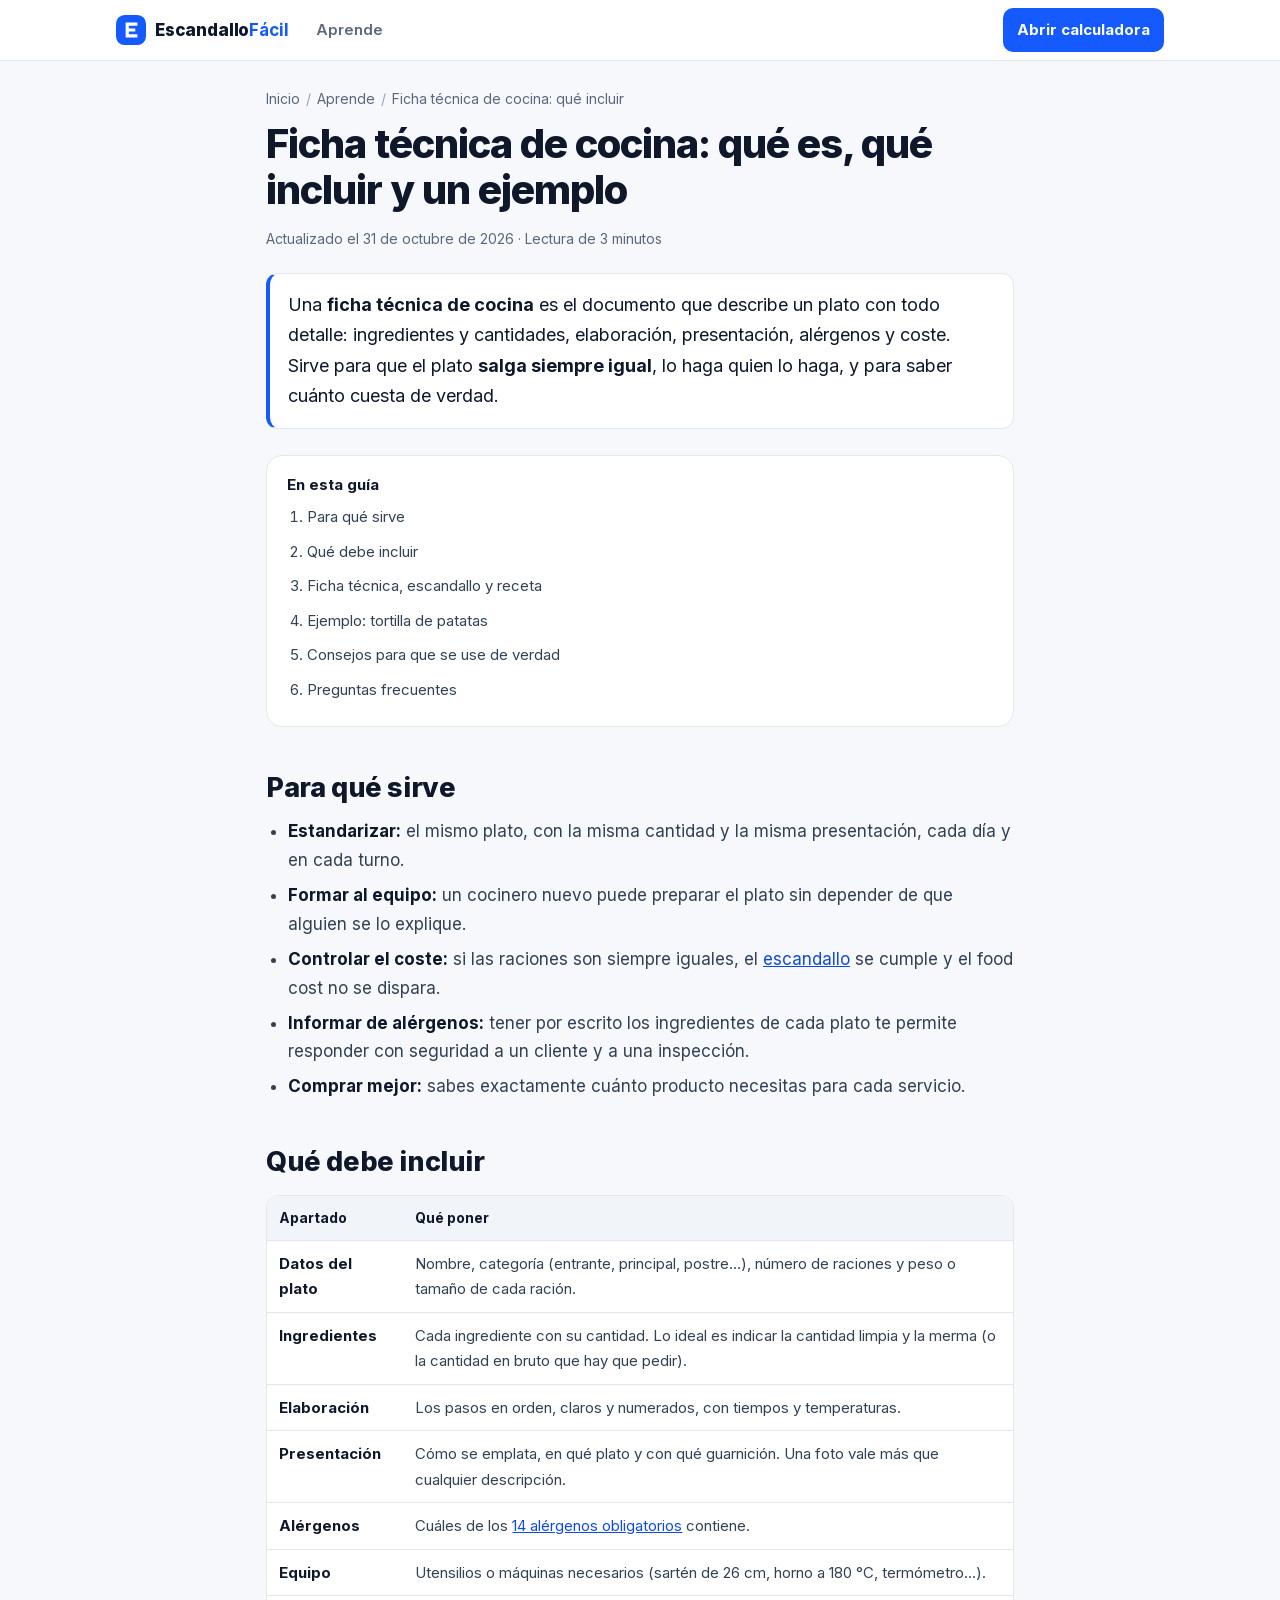
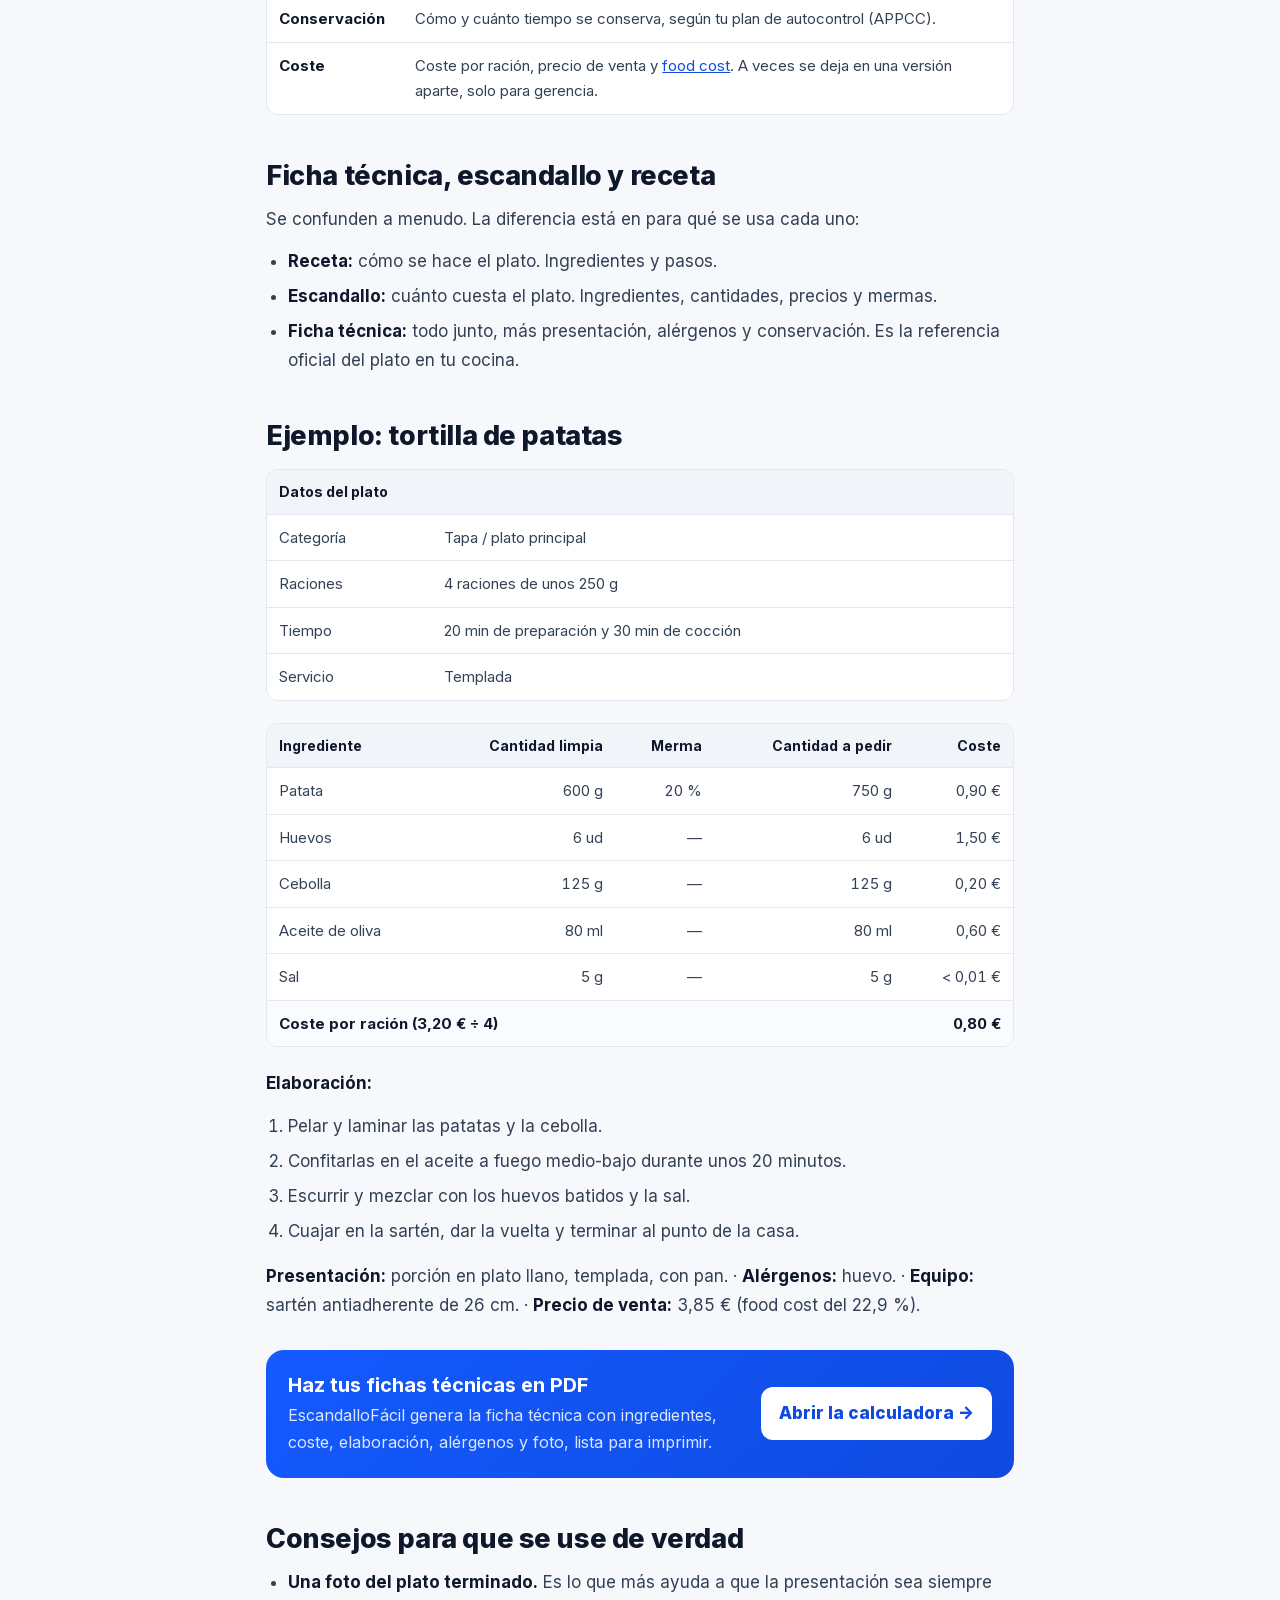
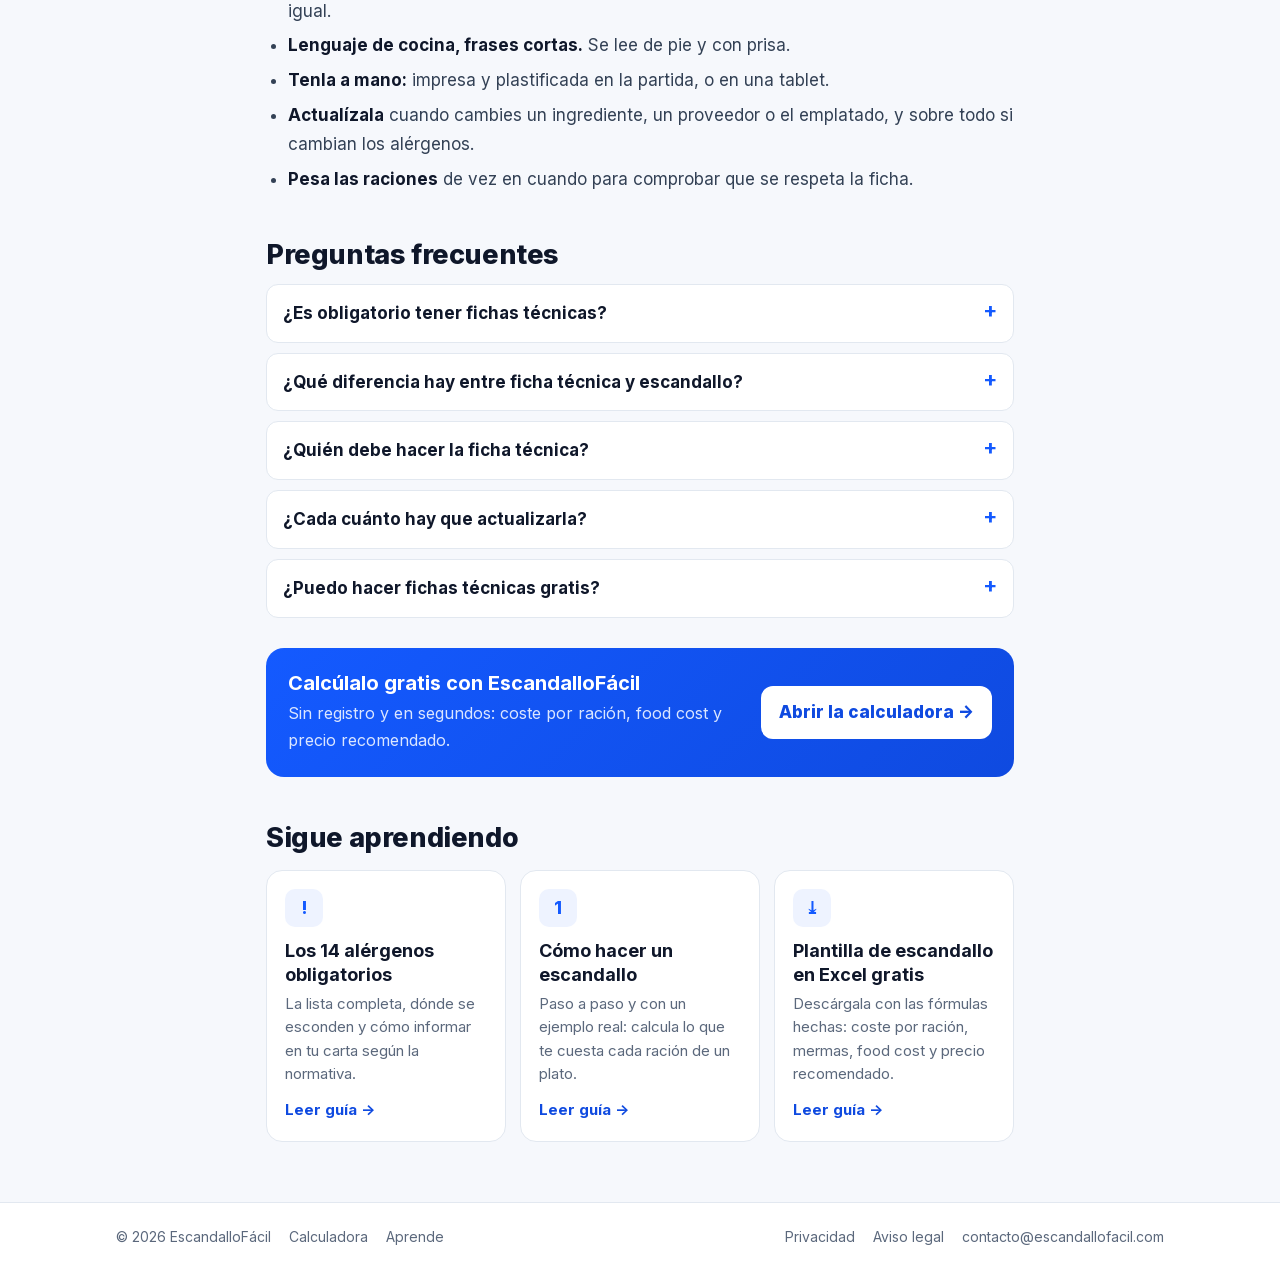
<file: aprende/ficha-tecnica-de-cocina/index.html>
<!DOCTYPE html>
<html lang="es"><head><meta charset="utf-8"/>
<meta http-equiv="Content-Security-Policy" content="default-src 'self'; script-src 'self' https://static.cloudflareinsights.com https://cloud.umami.is; style-src 'self' 'unsafe-inline'; font-src 'self'; img-src 'self' data:; connect-src 'self' https://cloudflareinsights.com https://cloud.umami.is https://gateway.umami.is https://api-gateway.umami.dev; base-uri 'self'; form-action 'self'; object-src 'none'"/>
<meta name="referrer" content="strict-origin-when-cross-origin"/>
<meta name="viewport" content="width=device-width, initial-scale=1"/>
<title>Ficha técnica de cocina: qué incluir y ejemplo · EscandalloFácil</title>
<meta name="description" content="Qué es una ficha técnica de cocina, para qué sirve y qué datos debe incluir: ingredientes, gramajes, elaboración, emplatado, alérgenos y coste. Con un ejemplo completo."/>
<meta name="robots" content="index,follow,max-image-preview:large"/>
<link rel="canonical" href="https://escandallofacil.com/aprende/ficha-tecnica-de-cocina/"/>
<meta property="og:type" content="article"/><meta property="og:locale" content="es_ES"/><meta property="og:site_name" content="EscandalloFácil"/>
<meta property="og:title" content="Ficha técnica de cocina: qué incluir y ejemplo · EscandalloFácil"/><meta property="og:description" content="Qué es una ficha técnica de cocina, para qué sirve y qué datos debe incluir: ingredientes, gramajes, elaboración, emplatado, alérgenos y coste. Con un ejemplo completo."/>
<meta property="og:url" content="https://escandallofacil.com/aprende/ficha-tecnica-de-cocina/"/><meta property="og:image" content="https://escandallofacil.com/aprende/og/ficha-tecnica-de-cocina.png"/><meta property="og:image:width" content="1200"/><meta property="og:image:height" content="630"/>
<meta name="twitter:card" content="summary_large_image"/>
<meta name="theme-color" content="#ffffff"/>
<link rel="icon" href="/favicon.ico" sizes="any"/><link rel="icon" href="/favicon.svg" type="image/svg+xml"/><link rel="apple-touch-icon" href="/apple-touch-icon.png"/>
<link rel="preload" href="/fonts/InterVariable.woff2" as="font" type="font/woff2" crossorigin/>
<link rel="stylesheet" href="/aprende/aprende.css"/>
<script type="application/ld+json">{"@context": "https://schema.org", "@graph": [{"@type": "Article", "headline": "Ficha técnica de cocina: qué es, qué incluir y un ejemplo", "description": "Qué es una ficha técnica de cocina, para qué sirve y qué datos debe incluir: ingredientes, gramajes, elaboración, emplatado, alérgenos y coste. Con un ejemplo completo.", "inLanguage": "es-ES", "datePublished": "2026-10-31", "dateModified": "2026-10-31", "mainEntityOfPage": "https://escandallofacil.com/aprende/ficha-tecnica-de-cocina/", "image": "https://escandallofacil.com/aprende/og/ficha-tecnica-de-cocina.png", "author": {"@type": "Organization", "name": "EscandalloFácil", "url": "https://escandallofacil.com/", "logo": {"@type": "ImageObject", "url": "https://escandallofacil.com/icon-512.png"}}, "publisher": {"@type": "Organization", "name": "EscandalloFácil", "url": "https://escandallofacil.com/", "logo": {"@type": "ImageObject", "url": "https://escandallofacil.com/icon-512.png"}}}, {"@type": "BreadcrumbList", "itemListElement": [{"@type": "ListItem", "position": 1, "name": "EscandalloFácil", "item": "https://escandallofacil.com/"}, {"@type": "ListItem", "position": 2, "name": "Aprende", "item": "https://escandallofacil.com/aprende/"}, {"@type": "ListItem", "position": 3, "name": "Ficha técnica de cocina: qué incluir", "item": "https://escandallofacil.com/aprende/ficha-tecnica-de-cocina/"}]}, {"@type": "FAQPage", "mainEntity": [{"@type": "Question", "name": "¿Es obligatorio tener fichas técnicas?", "acceptedAnswer": {"@type": "Answer", "text": "No hay una norma que obligue a tener fichas técnicas como tales, pero sí debes poder informar con precisión de los alérgenos de cada plato y cumplir tu sistema de autocontrol (APPCC). Las fichas técnicas te ayudan con las dos cosas."}}, {"@type": "Question", "name": "¿Qué diferencia hay entre ficha técnica y escandallo?", "acceptedAnswer": {"@type": "Answer", "text": "El escandallo calcula el coste del plato. La ficha técnica incluye el escandallo o parte de él, y además la elaboración, la presentación, los alérgenos y la conservación."}}, {"@type": "Question", "name": "¿Quién debe hacer la ficha técnica?", "acceptedAnswer": {"@type": "Answer", "text": "Normalmente el jefe de cocina o quien crea el plato, con la ayuda de quien gestiona los costes. Lo importante es que la revise alguien que conozca bien la receta."}}, {"@type": "Question", "name": "¿Cada cuánto hay que actualizarla?", "acceptedAnswer": {"@type": "Answer", "text": "Cada vez que cambie algo del plato: ingredientes, proveedor, cantidades o emplatado. Y conviene revisar todas las fichas al menos cuando cambies la carta."}}, {"@type": "Question", "name": "¿Puedo hacer fichas técnicas gratis?", "acceptedAnswer": {"@type": "Answer", "text": "Sí. Con EscandalloFácil rellenas el plato una vez y descargas la ficha técnica en PDF, gratis y sin registro."}}]}]}</script>
</head><body>
<header class="hd"><div class="wrap"><a class="logo" href="/"><svg width="30" height="30" viewBox="0 0 28 28" aria-hidden="true"><rect width="28" height="28" rx="8" fill="#145aff"/><path d="M9 7h3v14H9zM9 7h11v3H9zM9 12.5h9v3H9zM9 18h11v3H9z" fill="#fff"/></svg><span>Escandallo<b>Fácil</b></span></a><a class="hd-l" href="/aprende/">Aprende</a><a class="hd-cta" href="/">Abrir calculadora</a></div></header>
<main class="wrap">
<nav class="crumbs" aria-label="Estás en"><a href="/">Inicio</a><span>/</span><a href="/aprende/">Aprende</a><span>/</span>Ficha técnica de cocina: qué incluir</nav>
<article>
<h1>Ficha técnica de cocina: qué es, qué incluir y un ejemplo</h1>
<p class="meta">Actualizado el 31 de octubre de 2026 · Lectura de 3 minutos</p>
<div class="lead"><p>Una <strong>ficha técnica de cocina</strong> es el documento que describe un plato con todo detalle: ingredientes y cantidades, elaboración, presentación, alérgenos y coste. Sirve para que el plato <strong>salga siempre igual</strong>, lo haga quien lo haga, y para saber cuánto cuesta de verdad.</p></div>
<nav class="toc" aria-label="En esta guía"><b>En esta guía</b><ol><li><a href="#para-que">Para qué sirve</a></li><li><a href="#incluir">Qué debe incluir</a></li><li><a href="#diferencias">Ficha técnica, escandallo y receta</a></li><li><a href="#ejemplo">Ejemplo: tortilla de patatas</a></li><li><a href="#consejos">Consejos para que se use de verdad</a></li><li><a href="#preguntas">Preguntas frecuentes</a></li></ol></nav>

<h2 id="para-que">Para qué sirve</h2>
<ul>
<li><strong>Estandarizar:</strong> el mismo plato, con la misma cantidad y la misma presentación, cada día y en cada turno.</li>
<li><strong>Formar al equipo:</strong> un cocinero nuevo puede preparar el plato sin depender de que alguien se lo explique.</li>
<li><strong>Controlar el coste:</strong> si las raciones son siempre iguales, el <a href="/aprende/como-hacer-un-escandallo/">escandallo</a> se cumple y el food cost no se dispara.</li>
<li><strong>Informar de alérgenos:</strong> tener por escrito los ingredientes de cada plato te permite responder con seguridad a un cliente y a una inspección.</li>
<li><strong>Comprar mejor:</strong> sabes exactamente cuánto producto necesitas para cada servicio.</li>
</ul>

<h2 id="incluir">Qué debe incluir</h2>
<div class="tbl"><table>
<thead><tr><th>Apartado</th><th>Qué poner</th></tr></thead>
<tbody>
<tr><td><strong>Datos del plato</strong></td><td>Nombre, categoría (entrante, principal, postre…), número de raciones y peso o tamaño de cada ración.</td></tr>
<tr><td><strong>Ingredientes</strong></td><td>Cada ingrediente con su cantidad. Lo ideal es indicar la cantidad limpia y la merma (o la cantidad en bruto que hay que pedir).</td></tr>
<tr><td><strong>Elaboración</strong></td><td>Los pasos en orden, claros y numerados, con tiempos y temperaturas.</td></tr>
<tr><td><strong>Presentación</strong></td><td>Cómo se emplata, en qué plato y con qué guarnición. Una foto vale más que cualquier descripción.</td></tr>
<tr><td><strong>Alérgenos</strong></td><td>Cuáles de los <a href="/aprende/alergenos-obligatorios/">14 alérgenos obligatorios</a> contiene.</td></tr>
<tr><td><strong>Equipo</strong></td><td>Utensilios o máquinas necesarios (sartén de 26 cm, horno a 180 °C, termómetro…).</td></tr>
<tr><td><strong>Conservación</strong></td><td>Cómo y cuánto tiempo se conserva, según tu plan de autocontrol (APPCC).</td></tr>
<tr><td><strong>Coste</strong></td><td>Coste por ración, precio de venta y <a href="/aprende/food-cost/">food cost</a>. A veces se deja en una versión aparte, solo para gerencia.</td></tr>
</tbody></table></div>

<h2 id="diferencias">Ficha técnica, escandallo y receta</h2>
<p>Se confunden a menudo. La diferencia está en para qué se usa cada uno:</p>
<ul>
<li><strong>Receta:</strong> cómo se hace el plato. Ingredientes y pasos.</li>
<li><strong>Escandallo:</strong> cuánto cuesta el plato. Ingredientes, cantidades, precios y mermas.</li>
<li><strong>Ficha técnica:</strong> todo junto, más presentación, alérgenos y conservación. Es la referencia oficial del plato en tu cocina.</li>
</ul>

<h2 id="ejemplo">Ejemplo: tortilla de patatas</h2>
<div class="tbl"><table>
<thead><tr><th colspan="2">Datos del plato</th></tr></thead>
<tbody>
<tr><td>Categoría</td><td>Tapa / plato principal</td></tr>
<tr><td>Raciones</td><td>4 raciones de unos 250 g</td></tr>
<tr><td>Tiempo</td><td>20 min de preparación y 30 min de cocción</td></tr>
<tr><td>Servicio</td><td>Templada</td></tr>
</tbody></table></div>
<div class="tbl wide"><table>
<thead><tr><th>Ingrediente</th><th class="n">Cantidad limpia</th><th class="n">Merma</th><th class="n">Cantidad a pedir</th><th class="n">Coste</th></tr></thead>
<tbody>
<tr><td>Patata</td><td class="n">600 g</td><td class="n">20 %</td><td class="n">750 g</td><td class="n">0,90 €</td></tr>
<tr><td>Huevos</td><td class="n">6 ud</td><td class="n">—</td><td class="n">6 ud</td><td class="n">1,50 €</td></tr>
<tr><td>Cebolla</td><td class="n">125 g</td><td class="n">—</td><td class="n">125 g</td><td class="n">0,20 €</td></tr>
<tr><td>Aceite de oliva</td><td class="n">80 ml</td><td class="n">—</td><td class="n">80 ml</td><td class="n">0,60 €</td></tr>
<tr><td>Sal</td><td class="n">5 g</td><td class="n">—</td><td class="n">5 g</td><td class="n">&lt; 0,01 €</td></tr>
<tr class="tot"><td colspan="4">Coste por ración (3,20 € ÷ 4)</td><td class="n">0,80 €</td></tr>
</tbody></table></div>
<p><strong>Elaboración:</strong></p>
<ol>
<li>Pelar y laminar las patatas y la cebolla.</li>
<li>Confitarlas en el aceite a fuego medio-bajo durante unos 20 minutos.</li>
<li>Escurrir y mezclar con los huevos batidos y la sal.</li>
<li>Cuajar en la sartén, dar la vuelta y terminar al punto de la casa.</li>
</ol>
<p><strong>Presentación:</strong> porción en plato llano, templada, con pan. · <strong>Alérgenos:</strong> huevo. · <strong>Equipo:</strong> sartén antiadherente de 26 cm. · <strong>Precio de venta:</strong> 3,85 € (food cost del 22,9 %).</p>

<aside class="cta"><div><b>Haz tus fichas técnicas en PDF</b><p>EscandalloFácil genera la ficha técnica con ingredientes, coste, elaboración, alérgenos y foto, lista para imprimir.</p></div><a href="/">Abrir la calculadora →</a></aside>

<h2 id="consejos">Consejos para que se use de verdad</h2>
<ul>
<li><strong>Una foto del plato terminado.</strong> Es lo que más ayuda a que la presentación sea siempre igual.</li>
<li><strong>Lenguaje de cocina, frases cortas.</strong> Se lee de pie y con prisa.</li>
<li><strong>Tenla a mano:</strong> impresa y plastificada en la partida, o en una tablet.</li>
<li><strong>Actualízala</strong> cuando cambies un ingrediente, un proveedor o el emplatado, y sobre todo si cambian los alérgenos.</li>
<li><strong>Pesa las raciones</strong> de vez en cuando para comprobar que se respeta la ficha.</li>
</ul>

<section class="faq" id="preguntas"><h2>Preguntas frecuentes</h2><details><summary>¿Es obligatorio tener fichas técnicas?</summary><p>No hay una norma que obligue a tener fichas técnicas como tales, pero sí debes poder informar con precisión de los alérgenos de cada plato y cumplir tu sistema de autocontrol (APPCC). Las fichas técnicas te ayudan con las dos cosas.</p></details><details><summary>¿Qué diferencia hay entre ficha técnica y escandallo?</summary><p>El escandallo calcula el coste del plato. La ficha técnica incluye el escandallo o parte de él, y además la elaboración, la presentación, los alérgenos y la conservación.</p></details><details><summary>¿Quién debe hacer la ficha técnica?</summary><p>Normalmente el jefe de cocina o quien crea el plato, con la ayuda de quien gestiona los costes. Lo importante es que la revise alguien que conozca bien la receta.</p></details><details><summary>¿Cada cuánto hay que actualizarla?</summary><p>Cada vez que cambie algo del plato: ingredientes, proveedor, cantidades o emplatado. Y conviene revisar todas las fichas al menos cuando cambies la carta.</p></details><details><summary>¿Puedo hacer fichas técnicas gratis?</summary><p>Sí. Con EscandalloFácil rellenas el plato una vez y descargas la ficha técnica en PDF, gratis y sin registro.</p></details></section>
<aside class="cta"><div><b>Calcúlalo gratis con EscandalloFácil</b><p>Sin registro y en segundos: coste por ración, food cost y precio recomendado.</p></div><a href="/">Abrir la calculadora →</a></aside>
</article>
<section class="rel"><h2>Sigue aprendiendo</h2><div class="cards"><a class="card" href="/aprende/alergenos-obligatorios/"><i>!</i><b>Los 14 alérgenos obligatorios</b><span>La lista completa, dónde se esconden y cómo informar en tu carta según la normativa.</span><em>Leer guía →</em></a><a class="card" href="/aprende/como-hacer-un-escandallo/"><i>1</i><b>Cómo hacer un escandallo</b><span>Paso a paso y con un ejemplo real: calcula lo que te cuesta cada ración de un plato.</span><em>Leer guía →</em></a><a class="card" href="/aprende/plantilla-escandallo-excel/"><i>⤓</i><b>Plantilla de escandallo en Excel gratis</b><span>Descárgala con las fórmulas hechas: coste por ración, mermas, food cost y precio recomendado.</span><em>Leer guía →</em></a></div></section>
</main>
<footer class="ft"><div class="wrap"><span>© 2026 EscandalloFácil</span><a href="/">Calculadora</a><a href="/aprende/">Aprende</a><span class="sp"></span><a href="/privacidad.html">Privacidad</a><a href="/aviso-legal.html">Aviso legal</a><a href="mailto:contacto@escandallofacil.com">contacto@escandallofacil.com</a></div></footer>
<script defer src="https://static.cloudflareinsights.com/beacon.min.js" data-cf-beacon='{"token": "1fad06db596649cf8b91f6645b46bb9d"}'></script><script defer src="https://cloud.umami.is/script.js" data-website-id="b6a5d5cb-182a-43a6-bc42-5bac708fe933" data-do-not-track="true"></script>
</body></html>
</file>
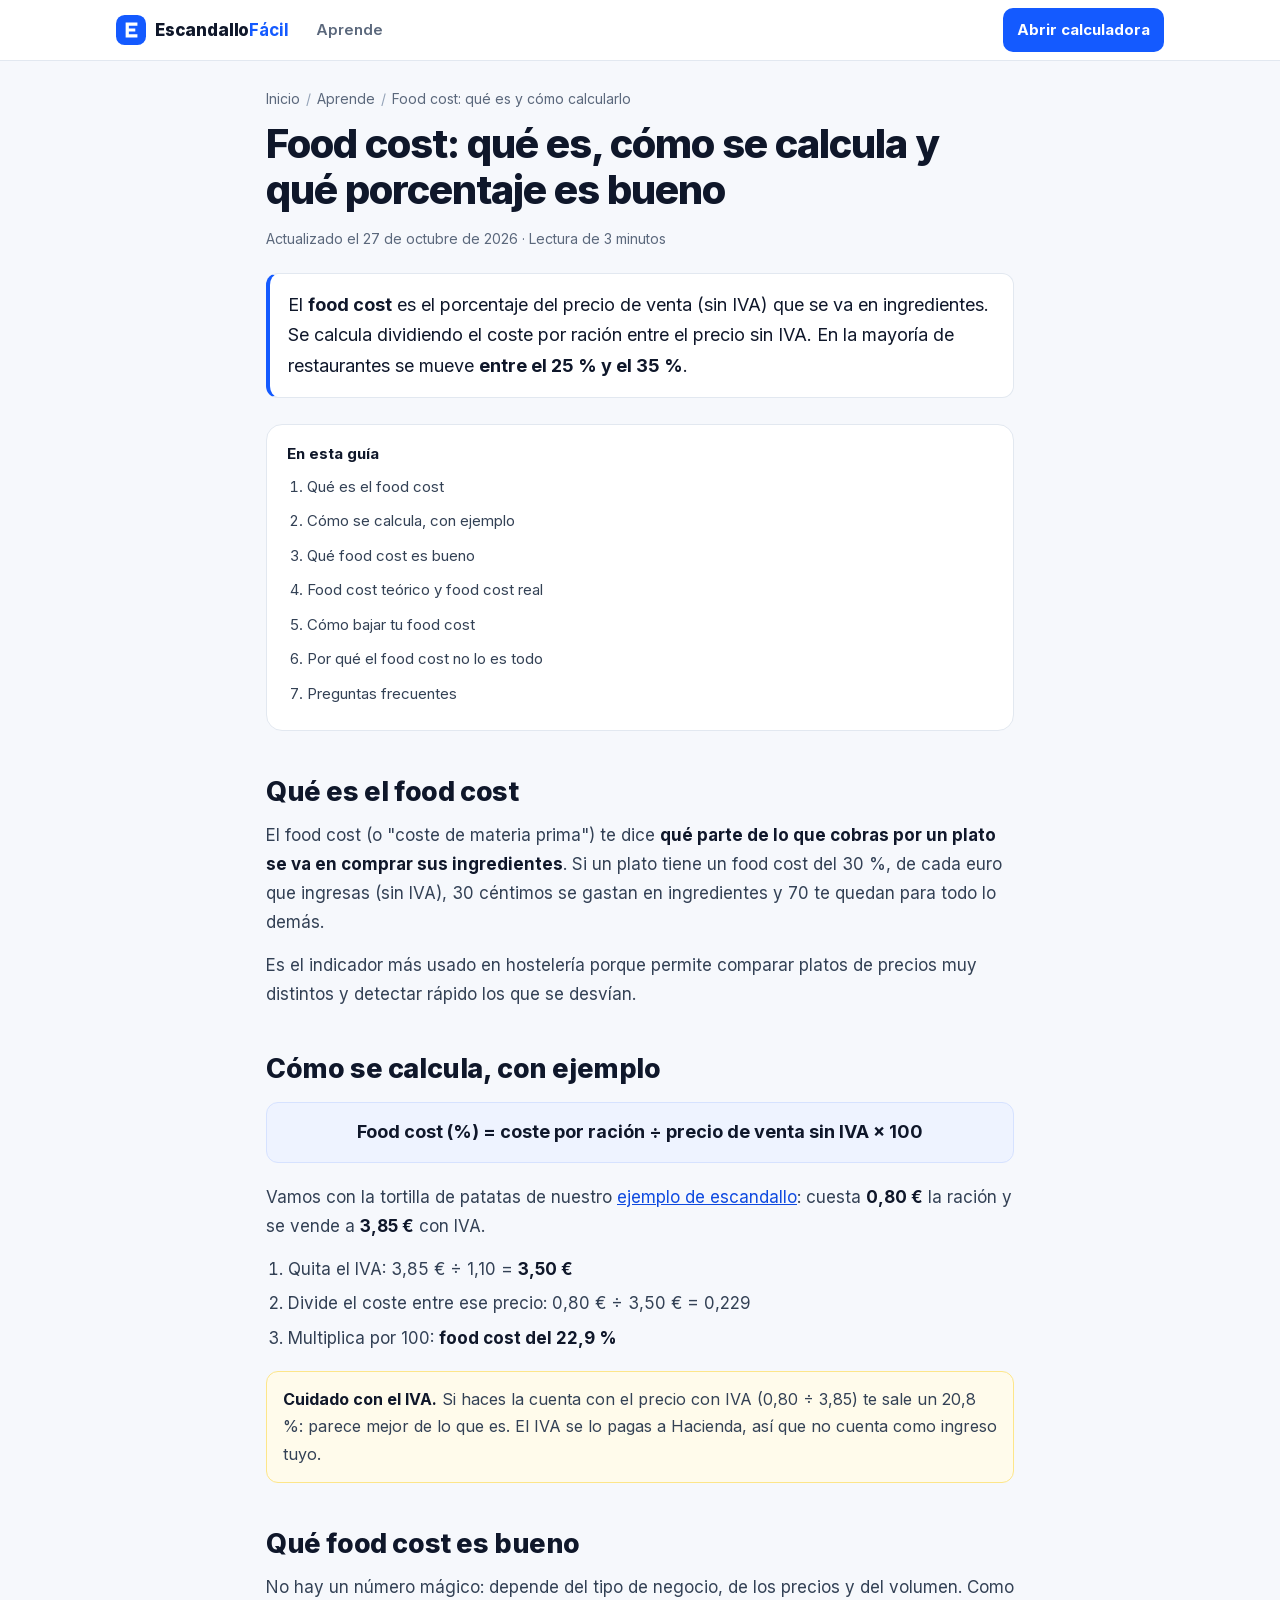
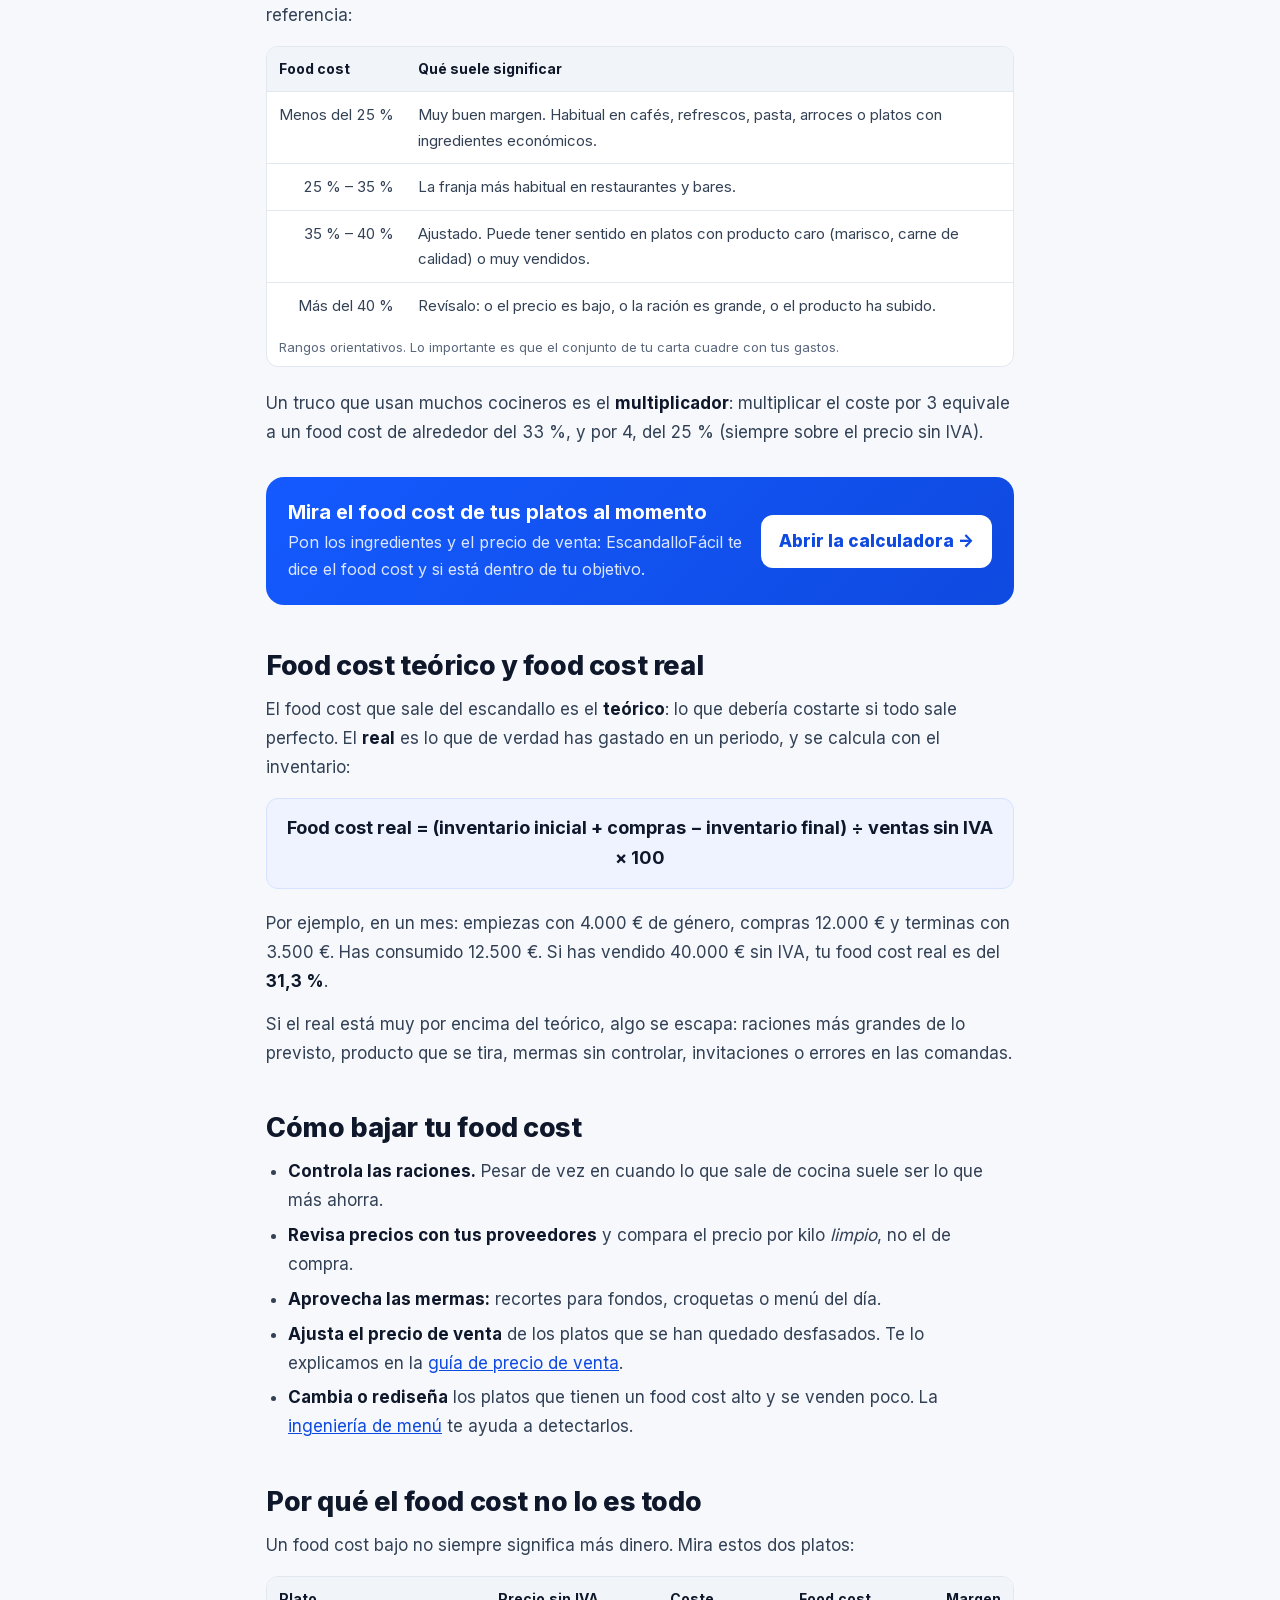
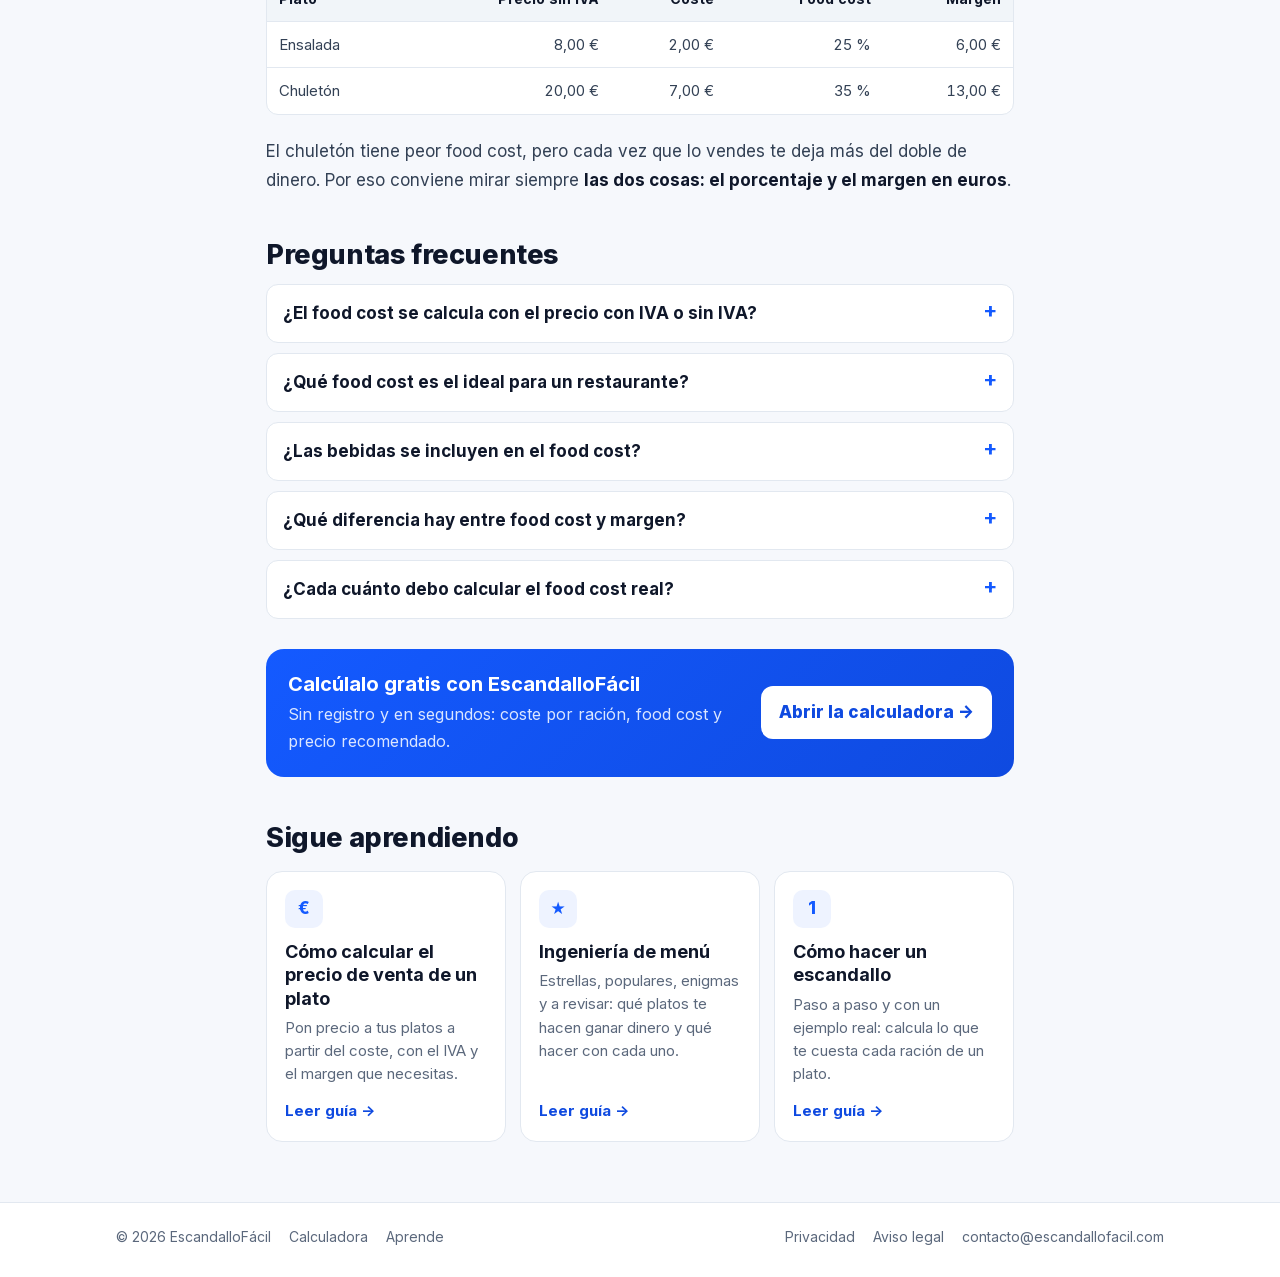
<file: aprende/food-cost/index.html>
<!DOCTYPE html>
<html lang="es"><head><meta charset="utf-8"/>
<meta http-equiv="Content-Security-Policy" content="default-src 'self'; script-src 'self' https://static.cloudflareinsights.com https://cloud.umami.is; style-src 'self' 'unsafe-inline'; font-src 'self'; img-src 'self' data:; connect-src 'self' https://cloudflareinsights.com https://cloud.umami.is https://gateway.umami.is https://api-gateway.umami.dev; base-uri 'self'; form-action 'self'; object-src 'none'"/>
<meta name="referrer" content="strict-origin-when-cross-origin"/>
<meta name="viewport" content="width=device-width, initial-scale=1"/>
<title>Food cost: qué es, cómo se calcula y cuál es el ideal · EscandalloFácil</title>
<meta name="description" content="Qué es el food cost en hostelería, la fórmula para calcularlo, qué porcentaje se considera bueno y cómo bajarlo. Con ejemplos y el food cost real de tu negocio."/>
<meta name="robots" content="index,follow,max-image-preview:large"/>
<link rel="canonical" href="https://escandallofacil.com/aprende/food-cost/"/>
<meta property="og:type" content="article"/><meta property="og:locale" content="es_ES"/><meta property="og:site_name" content="EscandalloFácil"/>
<meta property="og:title" content="Food cost: qué es, cómo se calcula y cuál es el ideal · EscandalloFácil"/><meta property="og:description" content="Qué es el food cost en hostelería, la fórmula para calcularlo, qué porcentaje se considera bueno y cómo bajarlo. Con ejemplos y el food cost real de tu negocio."/>
<meta property="og:url" content="https://escandallofacil.com/aprende/food-cost/"/><meta property="og:image" content="https://escandallofacil.com/aprende/og/food-cost.png"/><meta property="og:image:width" content="1200"/><meta property="og:image:height" content="630"/>
<meta name="twitter:card" content="summary_large_image"/>
<meta name="theme-color" content="#ffffff"/>
<link rel="icon" href="/favicon.ico" sizes="any"/><link rel="icon" href="/favicon.svg" type="image/svg+xml"/><link rel="apple-touch-icon" href="/apple-touch-icon.png"/>
<link rel="preload" href="/fonts/InterVariable.woff2" as="font" type="font/woff2" crossorigin/>
<link rel="stylesheet" href="/aprende/aprende.css"/>
<script type="application/ld+json">{"@context": "https://schema.org", "@graph": [{"@type": "Article", "headline": "Food cost: qué es, cómo se calcula y qué porcentaje es bueno", "description": "Qué es el food cost en hostelería, la fórmula para calcularlo, qué porcentaje se considera bueno y cómo bajarlo. Con ejemplos y el food cost real de tu negocio.", "inLanguage": "es-ES", "datePublished": "2026-10-27", "dateModified": "2026-10-27", "mainEntityOfPage": "https://escandallofacil.com/aprende/food-cost/", "image": "https://escandallofacil.com/aprende/og/food-cost.png", "author": {"@type": "Organization", "name": "EscandalloFácil", "url": "https://escandallofacil.com/"}, "publisher": {"@type": "Organization", "name": "EscandalloFácil", "url": "https://escandallofacil.com/", "logo": {"@type": "ImageObject", "url": "https://escandallofacil.com/icon-512.png"}}}, {"@type": "BreadcrumbList", "itemListElement": [{"@type": "ListItem", "position": 1, "name": "EscandalloFácil", "item": "https://escandallofacil.com/"}, {"@type": "ListItem", "position": 2, "name": "Aprende", "item": "https://escandallofacil.com/aprende/"}, {"@type": "ListItem", "position": 3, "name": "Food cost: qué es y cómo calcularlo", "item": "https://escandallofacil.com/aprende/food-cost/"}]}, {"@type": "FAQPage", "mainEntity": [{"@type": "Question", "name": "¿El food cost se calcula con el precio con IVA o sin IVA?", "acceptedAnswer": {"@type": "Answer", "text": "Siempre sin IVA. El IVA lo cobras al cliente pero se lo pagas a Hacienda, así que no forma parte de tus ingresos."}}, {"@type": "Question", "name": "¿Qué food cost es el ideal para un restaurante?", "acceptedAnswer": {"@type": "Answer", "text": "Como referencia, entre el 25 % y el 35 %. Pero depende de tu tipo de negocio, de tus precios y de tus gastos fijos: lo importante es que el margen total de la carta te permita cubrir gastos y ganar dinero."}}, {"@type": "Question", "name": "¿Las bebidas se incluyen en el food cost?", "acceptedAnswer": {"@type": "Answer", "text": "Lo normal es calcularlas aparte (a veces se llama \"beverage cost\"), porque suelen tener un coste mucho más bajo y mezclarlas con la comida esconde los platos que van mal."}}, {"@type": "Question", "name": "¿Qué diferencia hay entre food cost y margen?", "acceptedAnswer": {"@type": "Answer", "text": "El food cost es un porcentaje: qué parte del precio se va en ingredientes. El margen es dinero: lo que te queda de cada plato después de pagar los ingredientes."}}, {"@type": "Question", "name": "¿Cada cuánto debo calcular el food cost real?", "acceptedAnswer": {"@type": "Answer", "text": "Lo habitual es una vez al mes, haciendo inventario el mismo día. Así puedes compararlo con el teórico y detectar desviaciones a tiempo."}}]}]}</script>
</head><body>
<header class="hd"><div class="wrap"><a class="logo" href="/"><svg width="30" height="30" viewBox="0 0 28 28" aria-hidden="true"><rect width="28" height="28" rx="8" fill="#145aff"/><path d="M9 7h3v14H9zM9 7h11v3H9zM9 12.5h9v3H9zM9 18h11v3H9z" fill="#fff"/></svg><span>Escandallo<b>Fácil</b></span></a><a class="hd-l" href="/aprende/">Aprende</a><a class="hd-cta" href="/">Abrir calculadora</a></div></header>
<main class="wrap">
<nav class="crumbs" aria-label="Estás en"><a href="/">Inicio</a><span>/</span><a href="/aprende/">Aprende</a><span>/</span>Food cost: qué es y cómo calcularlo</nav>
<article>
<h1>Food cost: qué es, cómo se calcula y qué porcentaje es bueno</h1>
<p class="meta">Actualizado el 27 de octubre de 2026 · Lectura de 3 minutos</p>
<div class="lead"><p>El <strong>food cost</strong> es el porcentaje del precio de venta (sin IVA) que se va en ingredientes. Se calcula dividiendo el coste por ración entre el precio sin IVA. En la mayoría de restaurantes se mueve <strong>entre el 25 % y el 35 %</strong>.</p></div>
<nav class="toc" aria-label="En esta guía"><b>En esta guía</b><ol><li><a href="#que-es">Qué es el food cost</a></li><li><a href="#formula">Cómo se calcula, con ejemplo</a></li><li><a href="#ideal">Qué food cost es bueno</a></li><li><a href="#real">Food cost teórico y food cost real</a></li><li><a href="#bajar">Cómo bajar tu food cost</a></li><li><a href="#margen">Por qué el food cost no lo es todo</a></li><li><a href="#preguntas">Preguntas frecuentes</a></li></ol></nav>

<h2 id="que-es">Qué es el food cost</h2>
<p>El food cost (o "coste de materia prima") te dice <strong>qué parte de lo que cobras por un plato se va en comprar sus ingredientes</strong>. Si un plato tiene un food cost del 30 %, de cada euro que ingresas (sin IVA), 30 céntimos se gastan en ingredientes y 70 te quedan para todo lo demás.</p>
<p>Es el indicador más usado en hostelería porque permite comparar platos de precios muy distintos y detectar rápido los que se desvían.</p>

<h2 id="formula">Cómo se calcula, con ejemplo</h2>
<div class="formula">Food cost (%) = coste por ración ÷ precio de venta sin IVA × 100</div>
<p>Vamos con la tortilla de patatas de nuestro <a href="/aprende/como-hacer-un-escandallo/">ejemplo de escandallo</a>: cuesta <strong>0,80 €</strong> la ración y se vende a <strong>3,85 €</strong> con IVA.</p>
<ol>
<li>Quita el IVA: 3,85 € ÷ 1,10 = <strong>3,50 €</strong></li>
<li>Divide el coste entre ese precio: 0,80 € ÷ 3,50 € = 0,229</li>
<li>Multiplica por 100: <strong>food cost del 22,9 %</strong></li>
</ol>
<div class="note warn"><p><b>Cuidado con el IVA.</b> Si haces la cuenta con el precio con IVA (0,80 ÷ 3,85) te sale un 20,8 %: parece mejor de lo que es. El IVA se lo pagas a Hacienda, así que no cuenta como ingreso tuyo.</p></div>

<h2 id="ideal">Qué food cost es bueno</h2>
<p>No hay un número mágico: depende del tipo de negocio, de los precios y del volumen. Como referencia:</p>
<div class="tbl"><table>
<thead><tr><th>Food cost</th><th>Qué suele significar</th></tr></thead>
<tbody>
<tr><td class="n">Menos del 25 %</td><td>Muy buen margen. Habitual en cafés, refrescos, pasta, arroces o platos con ingredientes económicos.</td></tr>
<tr><td class="n">25 % – 35 %</td><td>La franja más habitual en restaurantes y bares.</td></tr>
<tr><td class="n">35 % – 40 %</td><td>Ajustado. Puede tener sentido en platos con producto caro (marisco, carne de calidad) o muy vendidos.</td></tr>
<tr><td class="n">Más del 40 %</td><td>Revísalo: o el precio es bajo, o la ración es grande, o el producto ha subido.</td></tr>
</tbody>
<caption>Rangos orientativos. Lo importante es que el conjunto de tu carta cuadre con tus gastos.</caption>
</table></div>
<p>Un truco que usan muchos cocineros es el <strong>multiplicador</strong>: multiplicar el coste por 3 equivale a un food cost de alrededor del 33 %, y por 4, del 25 % (siempre sobre el precio sin IVA).</p>

<aside class="cta"><div><b>Mira el food cost de tus platos al momento</b><p>Pon los ingredientes y el precio de venta: EscandalloFácil te dice el food cost y si está dentro de tu objetivo.</p></div><a href="/">Abrir la calculadora →</a></aside>

<h2 id="real">Food cost teórico y food cost real</h2>
<p>El food cost que sale del escandallo es el <strong>teórico</strong>: lo que debería costarte si todo sale perfecto. El <strong>real</strong> es lo que de verdad has gastado en un periodo, y se calcula con el inventario:</p>
<div class="formula">Food cost real = (inventario inicial + compras − inventario final) ÷ ventas sin IVA × 100</div>
<p>Por ejemplo, en un mes: empiezas con 4.000 € de género, compras 12.000 € y terminas con 3.500 €. Has consumido 12.500 €. Si has vendido 40.000 € sin IVA, tu food cost real es del <strong>31,3 %</strong>.</p>
<p>Si el real está muy por encima del teórico, algo se escapa: raciones más grandes de lo previsto, producto que se tira, mermas sin controlar, invitaciones o errores en las comandas.</p>

<h2 id="bajar">Cómo bajar tu food cost</h2>
<ul>
<li><strong>Controla las raciones.</strong> Pesar de vez en cuando lo que sale de cocina suele ser lo que más ahorra.</li>
<li><strong>Revisa precios con tus proveedores</strong> y compara el precio por kilo <em>limpio</em>, no el de compra.</li>
<li><strong>Aprovecha las mermas:</strong> recortes para fondos, croquetas o menú del día.</li>
<li><strong>Ajusta el precio de venta</strong> de los platos que se han quedado desfasados. Te lo explicamos en la <a href="/aprende/precio-de-venta-de-un-plato/">guía de precio de venta</a>.</li>
<li><strong>Cambia o rediseña</strong> los platos que tienen un food cost alto y se venden poco. La <a href="/aprende/ingenieria-de-menu/">ingeniería de menú</a> te ayuda a detectarlos.</li>
</ul>

<h2 id="margen">Por qué el food cost no lo es todo</h2>
<p>Un food cost bajo no siempre significa más dinero. Mira estos dos platos:</p>
<div class="tbl wide"><table>
<thead><tr><th>Plato</th><th class="n">Precio sin IVA</th><th class="n">Coste</th><th class="n">Food cost</th><th class="n">Margen</th></tr></thead>
<tbody>
<tr><td>Ensalada</td><td class="n">8,00 €</td><td class="n">2,00 €</td><td class="n">25 %</td><td class="n">6,00 €</td></tr>
<tr><td>Chuletón</td><td class="n">20,00 €</td><td class="n">7,00 €</td><td class="n">35 %</td><td class="n">13,00 €</td></tr>
</tbody></table></div>
<p>El chuletón tiene peor food cost, pero cada vez que lo vendes te deja más del doble de dinero. Por eso conviene mirar siempre <strong>las dos cosas: el porcentaje y el margen en euros</strong>.</p>

<section class="faq" id="preguntas"><h2>Preguntas frecuentes</h2><details><summary>¿El food cost se calcula con el precio con IVA o sin IVA?</summary><p>Siempre sin IVA. El IVA lo cobras al cliente pero se lo pagas a Hacienda, así que no forma parte de tus ingresos.</p></details><details><summary>¿Qué food cost es el ideal para un restaurante?</summary><p>Como referencia, entre el 25 % y el 35 %. Pero depende de tu tipo de negocio, de tus precios y de tus gastos fijos: lo importante es que el margen total de la carta te permita cubrir gastos y ganar dinero.</p></details><details><summary>¿Las bebidas se incluyen en el food cost?</summary><p>Lo normal es calcularlas aparte (a veces se llama "beverage cost"), porque suelen tener un coste mucho más bajo y mezclarlas con la comida esconde los platos que van mal.</p></details><details><summary>¿Qué diferencia hay entre food cost y margen?</summary><p>El food cost es un porcentaje: qué parte del precio se va en ingredientes. El margen es dinero: lo que te queda de cada plato después de pagar los ingredientes.</p></details><details><summary>¿Cada cuánto debo calcular el food cost real?</summary><p>Lo habitual es una vez al mes, haciendo inventario el mismo día. Así puedes compararlo con el teórico y detectar desviaciones a tiempo.</p></details></section>
<aside class="cta"><div><b>Calcúlalo gratis con EscandalloFácil</b><p>Sin registro y en segundos: coste por ración, food cost y precio recomendado.</p></div><a href="/">Abrir la calculadora →</a></aside>
</article>
<section class="rel"><h2>Sigue aprendiendo</h2><div class="cards"><a class="card" href="/aprende/precio-de-venta-de-un-plato/"><i>€</i><b>Cómo calcular el precio de venta de un plato</b><span>Pon precio a tus platos a partir del coste, con el IVA y el margen que necesitas.</span><em>Leer guía →</em></a><a class="card" href="/aprende/ingenieria-de-menu/"><i>★</i><b>Ingeniería de menú</b><span>Estrellas, populares, enigmas y a revisar: qué platos te hacen ganar dinero y qué hacer con cada uno.</span><em>Leer guía →</em></a><a class="card" href="/aprende/como-hacer-un-escandallo/"><i>1</i><b>Cómo hacer un escandallo</b><span>Paso a paso y con un ejemplo real: calcula lo que te cuesta cada ración de un plato.</span><em>Leer guía →</em></a></div></section>
</main>
<footer class="ft"><div class="wrap"><span>© 2026 EscandalloFácil</span><a href="/">Calculadora</a><a href="/aprende/">Aprende</a><span class="sp"></span><a href="/privacidad.html">Privacidad</a><a href="/aviso-legal.html">Aviso legal</a><a href="mailto:contacto@escandallofacil.com">contacto@escandallofacil.com</a></div></footer>
<script defer src="https://static.cloudflareinsights.com/beacon.min.js" data-cf-beacon='{"token": "1fad06db596649cf8b91f6645b46bb9d"}'></script><script defer src="https://cloud.umami.is/script.js" data-website-id="b6a5d5cb-182a-43a6-bc42-5bac708fe933" data-do-not-track="true"></script>
</body></html>
</file>
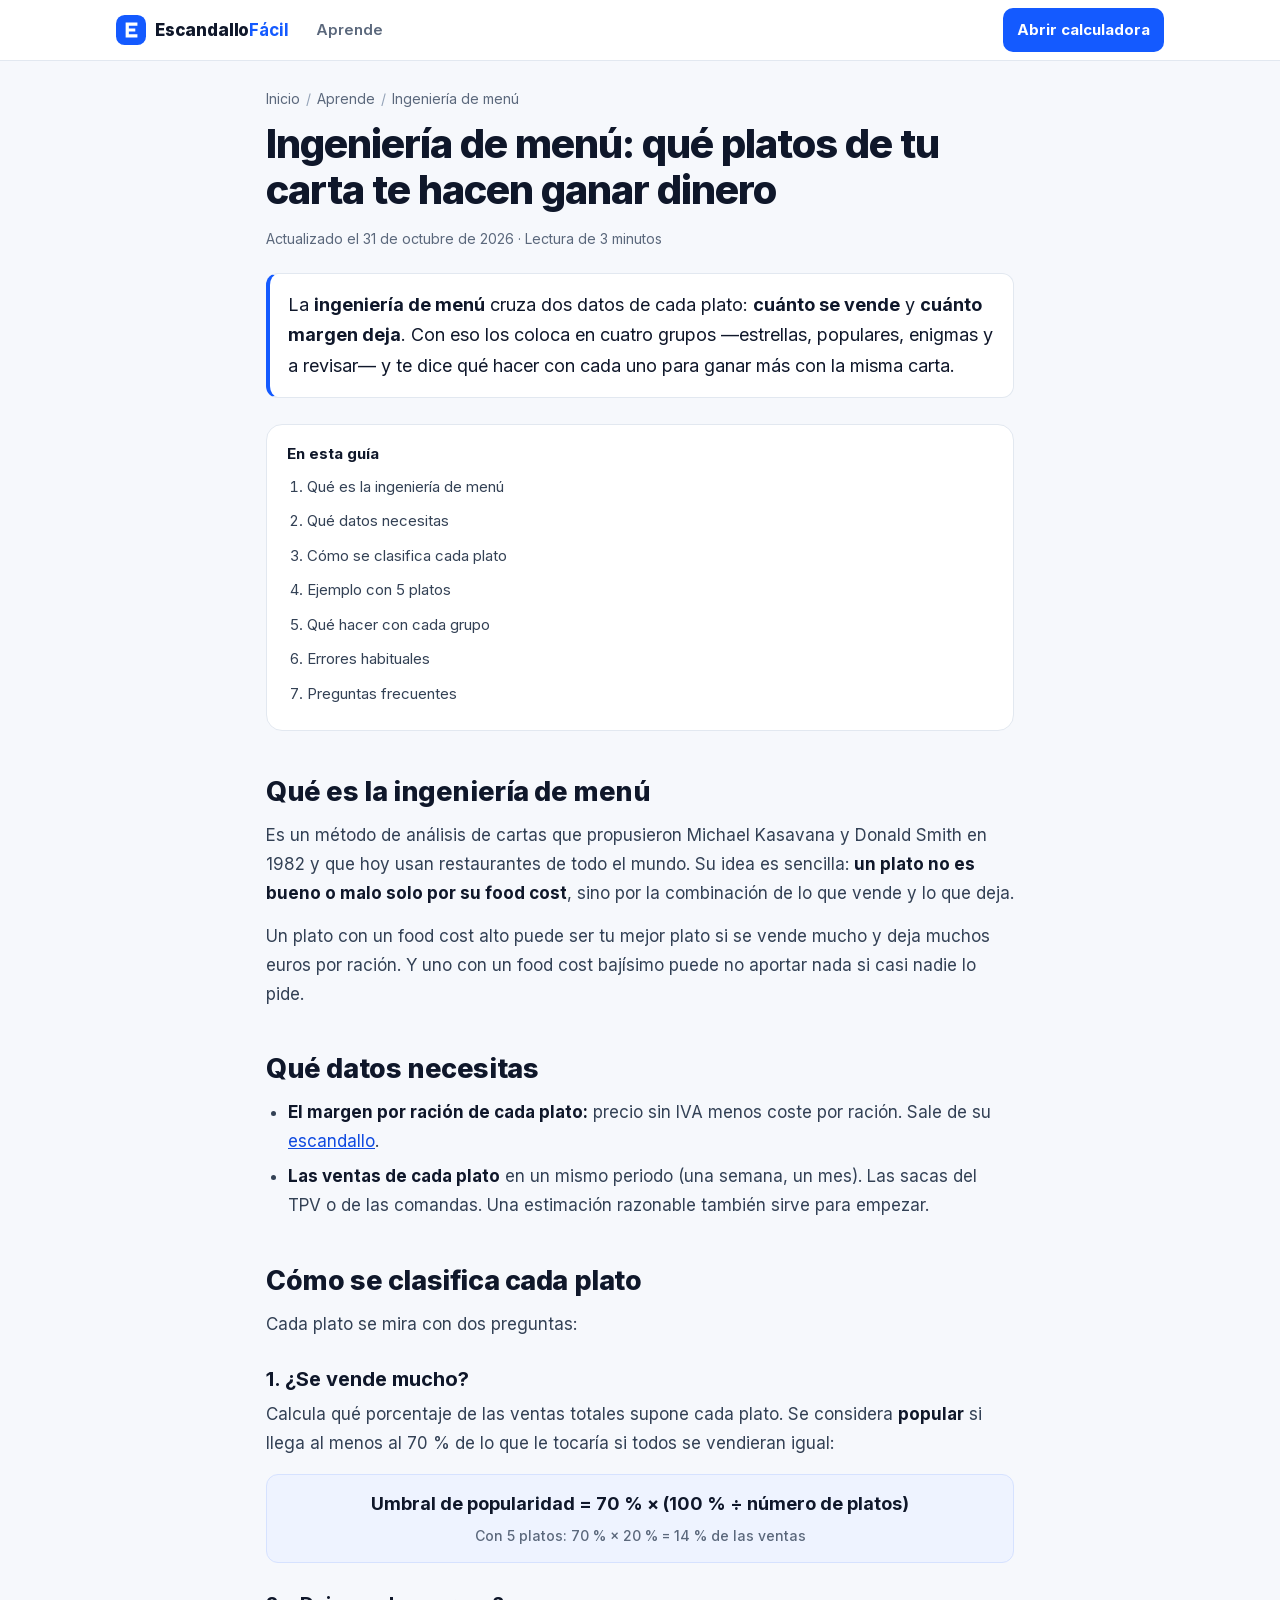
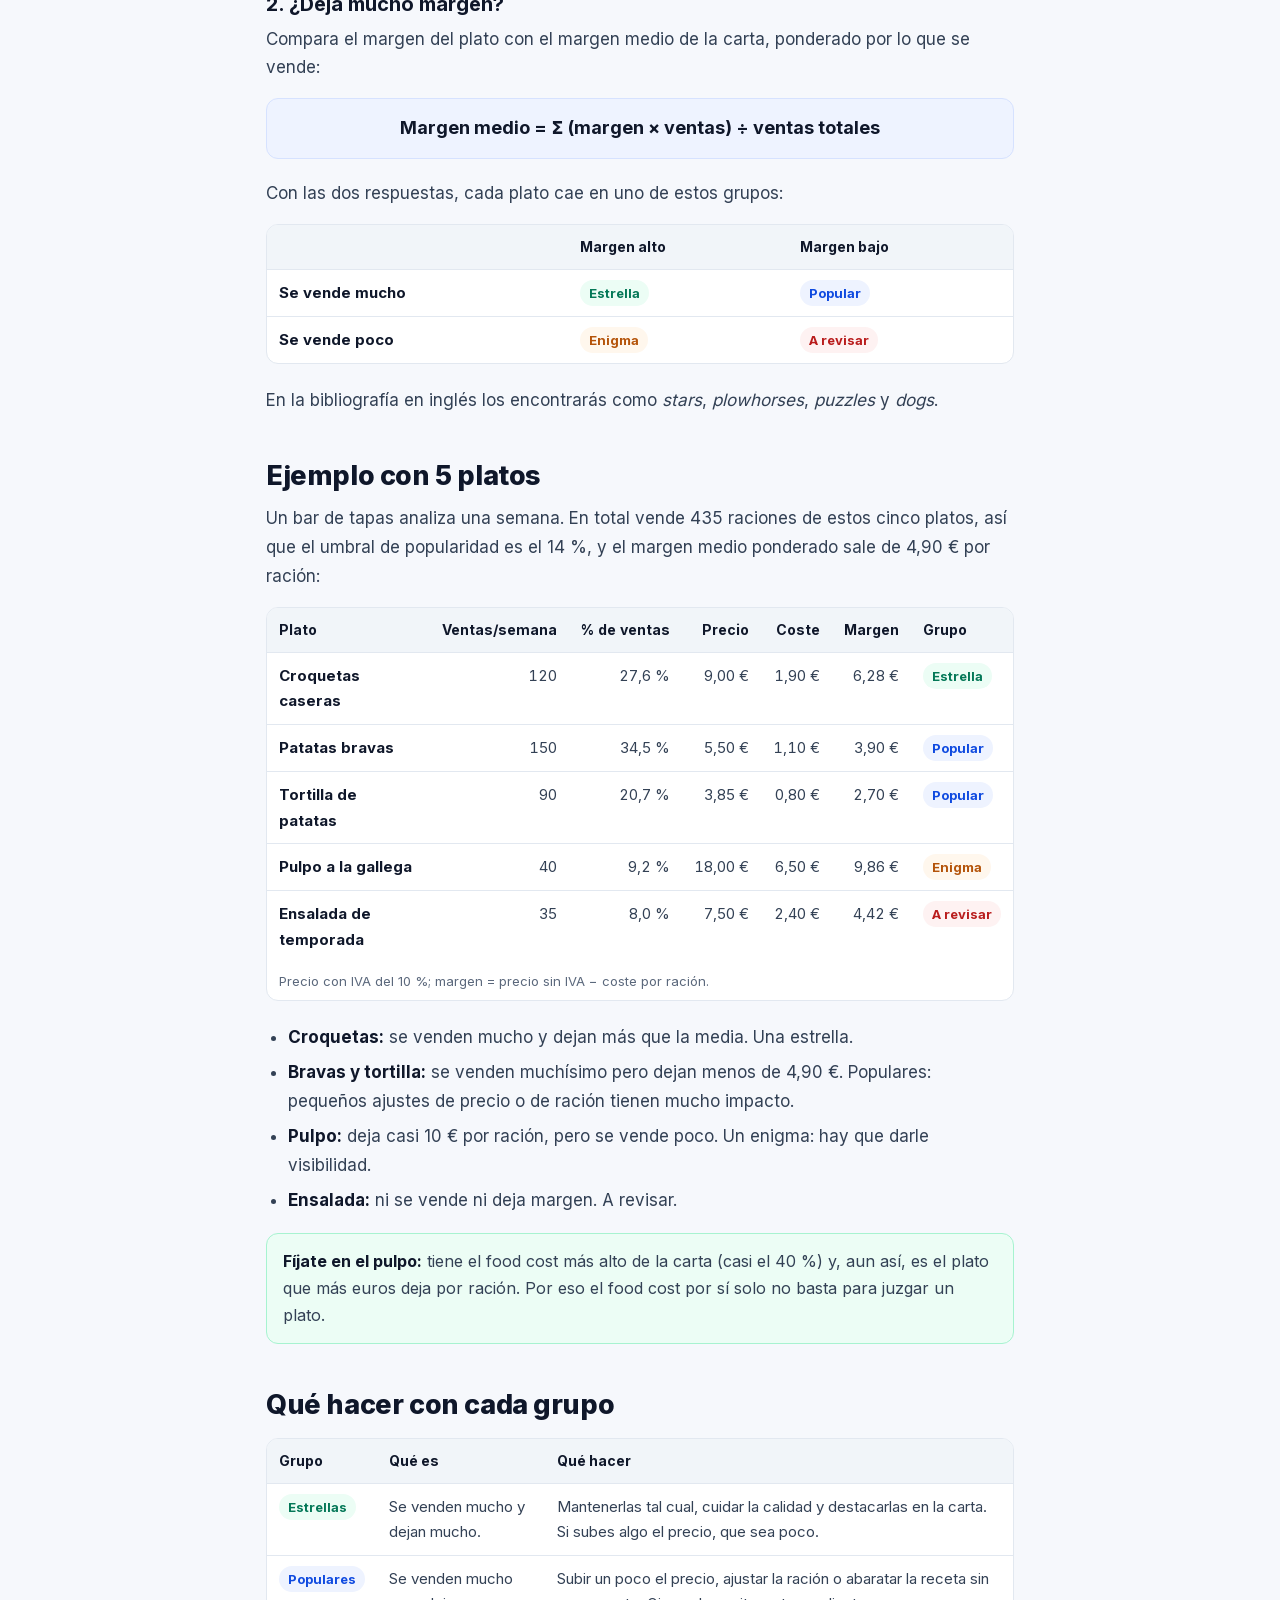
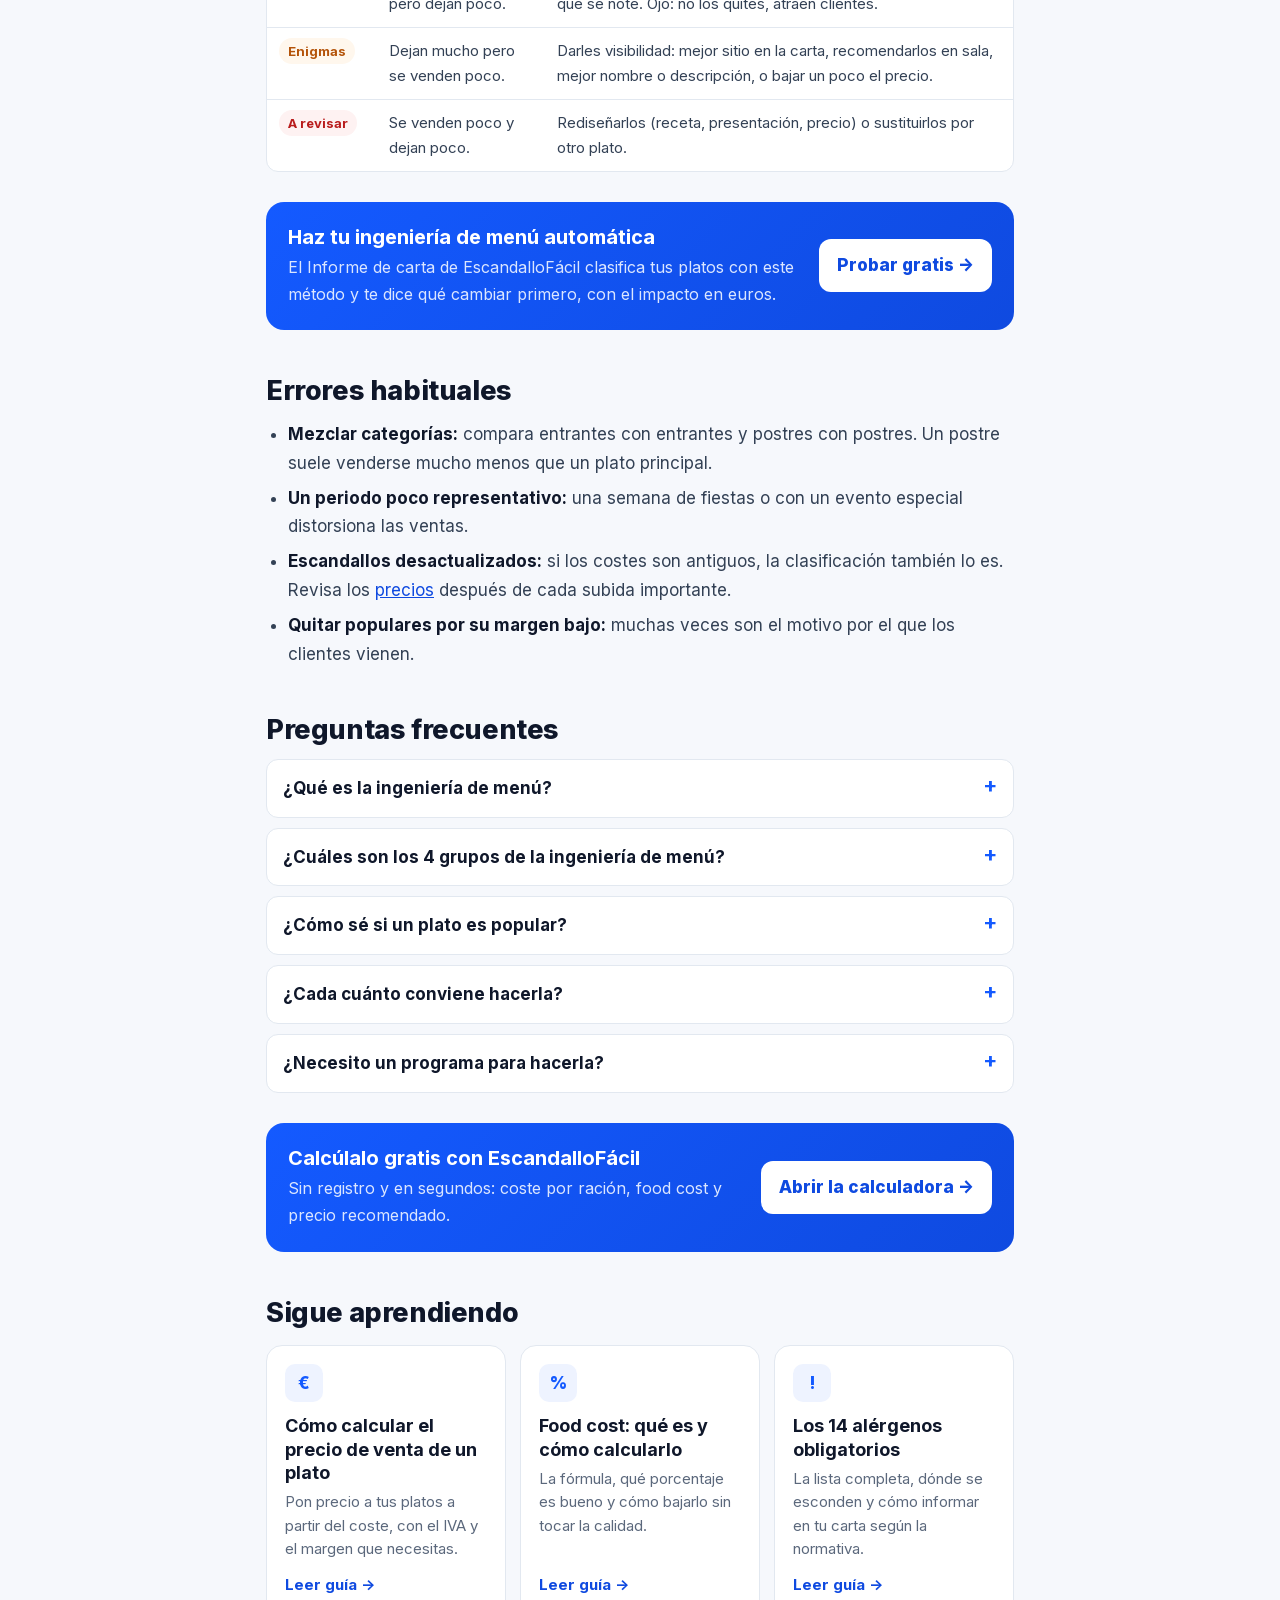
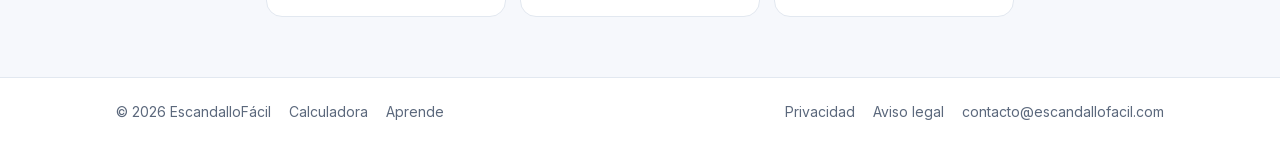
<file: aprende/ingenieria-de-menu/index.html>
<!DOCTYPE html>
<html lang="es"><head><meta charset="utf-8"/>
<meta http-equiv="Content-Security-Policy" content="default-src 'self'; script-src 'self' https://static.cloudflareinsights.com https://cloud.umami.is; style-src 'self' 'unsafe-inline'; font-src 'self'; img-src 'self' data:; connect-src 'self' https://cloudflareinsights.com https://cloud.umami.is https://gateway.umami.is https://api-gateway.umami.dev; base-uri 'self'; form-action 'self'; object-src 'none'"/>
<meta name="referrer" content="strict-origin-when-cross-origin"/>
<meta name="viewport" content="width=device-width, initial-scale=1"/>
<title>Ingeniería de menú: qué platos te dan dinero · EscandalloFácil</title>
<meta name="description" content="Qué es la ingeniería de menú, cómo clasificar tus platos en estrellas, populares, enigmas y a revisar, y qué hacer con cada grupo. Con fórmulas y un ejemplo con números."/>
<meta name="robots" content="index,follow,max-image-preview:large"/>
<link rel="canonical" href="https://escandallofacil.com/aprende/ingenieria-de-menu/"/>
<meta property="og:type" content="article"/><meta property="og:locale" content="es_ES"/><meta property="og:site_name" content="EscandalloFácil"/>
<meta property="og:title" content="Ingeniería de menú: qué platos te dan dinero · EscandalloFácil"/><meta property="og:description" content="Qué es la ingeniería de menú, cómo clasificar tus platos en estrellas, populares, enigmas y a revisar, y qué hacer con cada grupo. Con fórmulas y un ejemplo con números."/>
<meta property="og:url" content="https://escandallofacil.com/aprende/ingenieria-de-menu/"/><meta property="og:image" content="https://escandallofacil.com/aprende/og/ingenieria-de-menu.png"/><meta property="og:image:width" content="1200"/><meta property="og:image:height" content="630"/>
<meta name="twitter:card" content="summary_large_image"/>
<meta name="theme-color" content="#ffffff"/>
<link rel="icon" href="/favicon.ico" sizes="any"/><link rel="icon" href="/favicon.svg" type="image/svg+xml"/><link rel="apple-touch-icon" href="/apple-touch-icon.png"/>
<link rel="preload" href="/fonts/InterVariable.woff2" as="font" type="font/woff2" crossorigin/>
<link rel="stylesheet" href="/aprende/aprende.css"/>
<script type="application/ld+json">{"@context": "https://schema.org", "@graph": [{"@type": "Article", "headline": "Ingeniería de menú: qué platos de tu carta te hacen ganar dinero", "description": "Qué es la ingeniería de menú, cómo clasificar tus platos en estrellas, populares, enigmas y a revisar, y qué hacer con cada grupo. Con fórmulas y un ejemplo con números.", "inLanguage": "es-ES", "datePublished": "2026-10-31", "dateModified": "2026-10-31", "mainEntityOfPage": "https://escandallofacil.com/aprende/ingenieria-de-menu/", "image": "https://escandallofacil.com/aprende/og/ingenieria-de-menu.png", "author": {"@type": "Organization", "name": "EscandalloFácil", "url": "https://escandallofacil.com/", "logo": {"@type": "ImageObject", "url": "https://escandallofacil.com/icon-512.png"}}, "publisher": {"@type": "Organization", "name": "EscandalloFácil", "url": "https://escandallofacil.com/", "logo": {"@type": "ImageObject", "url": "https://escandallofacil.com/icon-512.png"}}}, {"@type": "BreadcrumbList", "itemListElement": [{"@type": "ListItem", "position": 1, "name": "EscandalloFácil", "item": "https://escandallofacil.com/"}, {"@type": "ListItem", "position": 2, "name": "Aprende", "item": "https://escandallofacil.com/aprende/"}, {"@type": "ListItem", "position": 3, "name": "Ingeniería de menú", "item": "https://escandallofacil.com/aprende/ingenieria-de-menu/"}]}, {"@type": "FAQPage", "mainEntity": [{"@type": "Question", "name": "¿Qué es la ingeniería de menú?", "acceptedAnswer": {"@type": "Answer", "text": "Un método para analizar la carta que clasifica cada plato según lo que se vende y el margen que deja, para decidir qué mantener, qué destacar, qué subir de precio y qué cambiar."}}, {"@type": "Question", "name": "¿Cuáles son los 4 grupos de la ingeniería de menú?", "acceptedAnswer": {"@type": "Answer", "text": "Estrellas (se venden mucho y dejan mucho margen), populares (se venden mucho y dejan poco), enigmas (dejan mucho y se venden poco) y a revisar (se venden poco y dejan poco)."}}, {"@type": "Question", "name": "¿Cómo sé si un plato es popular?", "acceptedAnswer": {"@type": "Answer", "text": "Si su porcentaje de ventas llega al menos al 70 % de lo que le correspondería con un reparto igual. Con 10 platos, cada uno debería vender un 10 %, así que el umbral es el 7 %."}}, {"@type": "Question", "name": "¿Cada cuánto conviene hacerla?", "acceptedAnswer": {"@type": "Answer", "text": "Cada vez que cambies la carta y, como mínimo, cada tres meses. También después de subidas importantes de precios de los ingredientes."}}, {"@type": "Question", "name": "¿Necesito un programa para hacerla?", "acceptedAnswer": {"@type": "Answer", "text": "No, se puede hacer en una hoja de cálculo. Pero si ya tienes los escandallos en EscandalloFácil, el Informe de carta lo calcula solo en cuanto indicas las ventas de cada plato."}}]}]}</script>
</head><body>
<header class="hd"><div class="wrap"><a class="logo" href="/"><svg width="30" height="30" viewBox="0 0 28 28" aria-hidden="true"><rect width="28" height="28" rx="8" fill="#145aff"/><path d="M9 7h3v14H9zM9 7h11v3H9zM9 12.5h9v3H9zM9 18h11v3H9z" fill="#fff"/></svg><span>Escandallo<b>Fácil</b></span></a><a class="hd-l" href="/aprende/">Aprende</a><a class="hd-cta" href="/">Abrir calculadora</a></div></header>
<main class="wrap">
<nav class="crumbs" aria-label="Estás en"><a href="/">Inicio</a><span>/</span><a href="/aprende/">Aprende</a><span>/</span>Ingeniería de menú</nav>
<article>
<h1>Ingeniería de menú: qué platos de tu carta te hacen ganar dinero</h1>
<p class="meta">Actualizado el 31 de octubre de 2026 · Lectura de 3 minutos</p>
<div class="lead"><p>La <strong>ingeniería de menú</strong> cruza dos datos de cada plato: <strong>cuánto se vende</strong> y <strong>cuánto margen deja</strong>. Con eso los coloca en cuatro grupos —estrellas, populares, enigmas y a revisar— y te dice qué hacer con cada uno para ganar más con la misma carta.</p></div>
<nav class="toc" aria-label="En esta guía"><b>En esta guía</b><ol><li><a href="#que-es">Qué es la ingeniería de menú</a></li><li><a href="#datos">Qué datos necesitas</a></li><li><a href="#calculo">Cómo se clasifica cada plato</a></li><li><a href="#ejemplo">Ejemplo con 5 platos</a></li><li><a href="#grupos">Qué hacer con cada grupo</a></li><li><a href="#errores">Errores habituales</a></li><li><a href="#preguntas">Preguntas frecuentes</a></li></ol></nav>

<h2 id="que-es">Qué es la ingeniería de menú</h2>
<p>Es un método de análisis de cartas que propusieron Michael Kasavana y Donald Smith en 1982 y que hoy usan restaurantes de todo el mundo. Su idea es sencilla: <strong>un plato no es bueno o malo solo por su food cost</strong>, sino por la combinación de lo que vende y lo que deja.</p>
<p>Un plato con un food cost alto puede ser tu mejor plato si se vende mucho y deja muchos euros por ración. Y uno con un food cost bajísimo puede no aportar nada si casi nadie lo pide.</p>

<h2 id="datos">Qué datos necesitas</h2>
<ul>
<li><strong>El margen por ración de cada plato:</strong> precio sin IVA menos coste por ración. Sale de su <a href="/aprende/como-hacer-un-escandallo/">escandallo</a>.</li>
<li><strong>Las ventas de cada plato</strong> en un mismo periodo (una semana, un mes). Las sacas del TPV o de las comandas. Una estimación razonable también sirve para empezar.</li>
</ul>

<h2 id="calculo">Cómo se clasifica cada plato</h2>
<p>Cada plato se mira con dos preguntas:</p>
<h3>1. ¿Se vende mucho?</h3>
<p>Calcula qué porcentaje de las ventas totales supone cada plato. Se considera <strong>popular</strong> si llega al menos al 70 % de lo que le tocaría si todos se vendieran igual:</p>
<div class="formula">Umbral de popularidad = 70 % × (100 % ÷ número de platos)<small>Con 5 platos: 70 % × 20 % = 14 % de las ventas</small></div>
<h3>2. ¿Deja mucho margen?</h3>
<p>Compara el margen del plato con el margen medio de la carta, ponderado por lo que se vende:</p>
<div class="formula">Margen medio = Σ (margen × ventas) ÷ ventas totales</div>
<p>Con las dos respuestas, cada plato cae en uno de estos grupos:</p>
<div class="tbl"><table>
<thead><tr><th></th><th>Margen alto</th><th>Margen bajo</th></tr></thead>
<tbody>
<tr><td><strong>Se vende mucho</strong></td><td><span class="q q-ok">Estrella</span></td><td><span class="q q-pop">Popular</span></td></tr>
<tr><td><strong>Se vende poco</strong></td><td><span class="q q-enig">Enigma</span></td><td><span class="q q-bad">A revisar</span></td></tr>
</tbody></table></div>
<p>En la bibliografía en inglés los encontrarás como <em>stars</em>, <em>plowhorses</em>, <em>puzzles</em> y <em>dogs</em>.</p>

<h2 id="ejemplo">Ejemplo con 5 platos</h2>
<p>Un bar de tapas analiza una semana. En total vende 435 raciones de estos cinco platos, así que el umbral de popularidad es el 14 %, y el margen medio ponderado sale de 4,90 € por ración:</p>
<div class="tbl wide stack"><table><thead><tr><th>Plato</th><th class="n">Ventas/semana</th><th class="n">% de ventas</th><th class="n">Precio</th><th class="n">Coste</th><th class="n">Margen</th><th>Grupo</th></tr></thead><tbody><tr><td class="st-h"><strong>Croquetas caseras</strong> <span class="q q-ok st-only" aria-hidden="true">Estrella</span></td><td class="n" data-l="Ventas/semana">120</td><td class="n" data-l="% de ventas">27,6 %</td><td class="n" data-l="Precio">9,00 €</td><td class="n" data-l="Coste">1,90 €</td><td class="n" data-l="Margen">6,28 €</td><td class="st-hide"><span class="q q-ok">Estrella</span></td></tr><tr><td class="st-h"><strong>Patatas bravas</strong> <span class="q q-pop st-only" aria-hidden="true">Popular</span></td><td class="n" data-l="Ventas/semana">150</td><td class="n" data-l="% de ventas">34,5 %</td><td class="n" data-l="Precio">5,50 €</td><td class="n" data-l="Coste">1,10 €</td><td class="n" data-l="Margen">3,90 €</td><td class="st-hide"><span class="q q-pop">Popular</span></td></tr><tr><td class="st-h"><strong>Tortilla de patatas</strong> <span class="q q-pop st-only" aria-hidden="true">Popular</span></td><td class="n" data-l="Ventas/semana">90</td><td class="n" data-l="% de ventas">20,7 %</td><td class="n" data-l="Precio">3,85 €</td><td class="n" data-l="Coste">0,80 €</td><td class="n" data-l="Margen">2,70 €</td><td class="st-hide"><span class="q q-pop">Popular</span></td></tr><tr><td class="st-h"><strong>Pulpo a la gallega</strong> <span class="q q-enig st-only" aria-hidden="true">Enigma</span></td><td class="n" data-l="Ventas/semana">40</td><td class="n" data-l="% de ventas">9,2 %</td><td class="n" data-l="Precio">18,00 €</td><td class="n" data-l="Coste">6,50 €</td><td class="n" data-l="Margen">9,86 €</td><td class="st-hide"><span class="q q-enig">Enigma</span></td></tr><tr><td class="st-h"><strong>Ensalada de temporada</strong> <span class="q q-bad st-only" aria-hidden="true">A revisar</span></td><td class="n" data-l="Ventas/semana">35</td><td class="n" data-l="% de ventas">8,0 %</td><td class="n" data-l="Precio">7,50 €</td><td class="n" data-l="Coste">2,40 €</td><td class="n" data-l="Margen">4,42 €</td><td class="st-hide"><span class="q q-bad">A revisar</span></td></tr></tbody><caption>Precio con IVA del 10 %; margen = precio sin IVA − coste por ración.</caption></table></div>
<ul>
<li><strong>Croquetas:</strong> se venden mucho y dejan más que la media. Una estrella.</li>
<li><strong>Bravas y tortilla:</strong> se venden muchísimo pero dejan menos de 4,90 €. Populares: pequeños ajustes de precio o de ración tienen mucho impacto.</li>
<li><strong>Pulpo:</strong> deja casi 10 € por ración, pero se vende poco. Un enigma: hay que darle visibilidad.</li>
<li><strong>Ensalada:</strong> ni se vende ni deja margen. A revisar.</li>
</ul>
<div class="note tip"><p><b>Fíjate en el pulpo:</b> tiene el food cost más alto de la carta (casi el 40 %) y, aun así, es el plato que más euros deja por ración. Por eso el food cost por sí solo no basta para juzgar un plato.</p></div>

<h2 id="grupos">Qué hacer con cada grupo</h2>
<div class="tbl wide"><table>
<thead><tr><th>Grupo</th><th>Qué es</th><th>Qué hacer</th></tr></thead>
<tbody>
<tr><td><span class="q q-ok">Estrellas</span></td><td>Se venden mucho y dejan mucho.</td><td>Mantenerlas tal cual, cuidar la calidad y destacarlas en la carta. Si subes algo el precio, que sea poco.</td></tr>
<tr><td><span class="q q-pop">Populares</span></td><td>Se venden mucho pero dejan poco.</td><td>Subir un poco el precio, ajustar la ración o abaratar la receta sin que se note. Ojo: no los quites, atraen clientes.</td></tr>
<tr><td><span class="q q-enig">Enigmas</span></td><td>Dejan mucho pero se venden poco.</td><td>Darles visibilidad: mejor sitio en la carta, recomendarlos en sala, mejor nombre o descripción, o bajar un poco el precio.</td></tr>
<tr><td><span class="q q-bad">A revisar</span></td><td>Se venden poco y dejan poco.</td><td>Rediseñarlos (receta, presentación, precio) o sustituirlos por otro plato.</td></tr>
</tbody></table></div>

<aside class="cta"><div><b>Haz tu ingeniería de menú automática</b><p>El Informe de carta de EscandalloFácil clasifica tus platos con este método y te dice qué cambiar primero, con el impacto en euros.</p></div><a href="/">Probar gratis →</a></aside>

<h2 id="errores">Errores habituales</h2>
<ul>
<li><strong>Mezclar categorías:</strong> compara entrantes con entrantes y postres con postres. Un postre suele venderse mucho menos que un plato principal.</li>
<li><strong>Un periodo poco representativo:</strong> una semana de fiestas o con un evento especial distorsiona las ventas.</li>
<li><strong>Escandallos desactualizados:</strong> si los costes son antiguos, la clasificación también lo es. Revisa los <a href="/aprende/precio-de-venta-de-un-plato/">precios</a> después de cada subida importante.</li>
<li><strong>Quitar populares por su margen bajo:</strong> muchas veces son el motivo por el que los clientes vienen.</li>
</ul>

<section class="faq" id="preguntas"><h2>Preguntas frecuentes</h2><details><summary>¿Qué es la ingeniería de menú?</summary><p>Un método para analizar la carta que clasifica cada plato según lo que se vende y el margen que deja, para decidir qué mantener, qué destacar, qué subir de precio y qué cambiar.</p></details><details><summary>¿Cuáles son los 4 grupos de la ingeniería de menú?</summary><p>Estrellas (se venden mucho y dejan mucho margen), populares (se venden mucho y dejan poco), enigmas (dejan mucho y se venden poco) y a revisar (se venden poco y dejan poco).</p></details><details><summary>¿Cómo sé si un plato es popular?</summary><p>Si su porcentaje de ventas llega al menos al 70 % de lo que le correspondería con un reparto igual. Con 10 platos, cada uno debería vender un 10 %, así que el umbral es el 7 %.</p></details><details><summary>¿Cada cuánto conviene hacerla?</summary><p>Cada vez que cambies la carta y, como mínimo, cada tres meses. También después de subidas importantes de precios de los ingredientes.</p></details><details><summary>¿Necesito un programa para hacerla?</summary><p>No, se puede hacer en una hoja de cálculo. Pero si ya tienes los escandallos en EscandalloFácil, el Informe de carta lo calcula solo en cuanto indicas las ventas de cada plato.</p></details></section>
<aside class="cta"><div><b>Calcúlalo gratis con EscandalloFácil</b><p>Sin registro y en segundos: coste por ración, food cost y precio recomendado.</p></div><a href="/">Abrir la calculadora →</a></aside>
</article>
<section class="rel"><h2>Sigue aprendiendo</h2><div class="cards"><a class="card" href="/aprende/precio-de-venta-de-un-plato/"><i>€</i><b>Cómo calcular el precio de venta de un plato</b><span>Pon precio a tus platos a partir del coste, con el IVA y el margen que necesitas.</span><em>Leer guía →</em></a><a class="card" href="/aprende/food-cost/"><i>%</i><b>Food cost: qué es y cómo calcularlo</b><span>La fórmula, qué porcentaje es bueno y cómo bajarlo sin tocar la calidad.</span><em>Leer guía →</em></a><a class="card" href="/aprende/alergenos-obligatorios/"><i>!</i><b>Los 14 alérgenos obligatorios</b><span>La lista completa, dónde se esconden y cómo informar en tu carta según la normativa.</span><em>Leer guía →</em></a></div></section>
</main>
<footer class="ft"><div class="wrap"><span>© 2026 EscandalloFácil</span><a href="/">Calculadora</a><a href="/aprende/">Aprende</a><span class="sp"></span><a href="/privacidad.html">Privacidad</a><a href="/aviso-legal.html">Aviso legal</a><a href="mailto:contacto@escandallofacil.com">contacto@escandallofacil.com</a></div></footer>
<script defer src="https://static.cloudflareinsights.com/beacon.min.js" data-cf-beacon='{"token": "1fad06db596649cf8b91f6645b46bb9d"}'></script><script defer src="https://cloud.umami.is/script.js" data-website-id="b6a5d5cb-182a-43a6-bc42-5bac708fe933" data-do-not-track="true"></script>
</body></html>
</file>
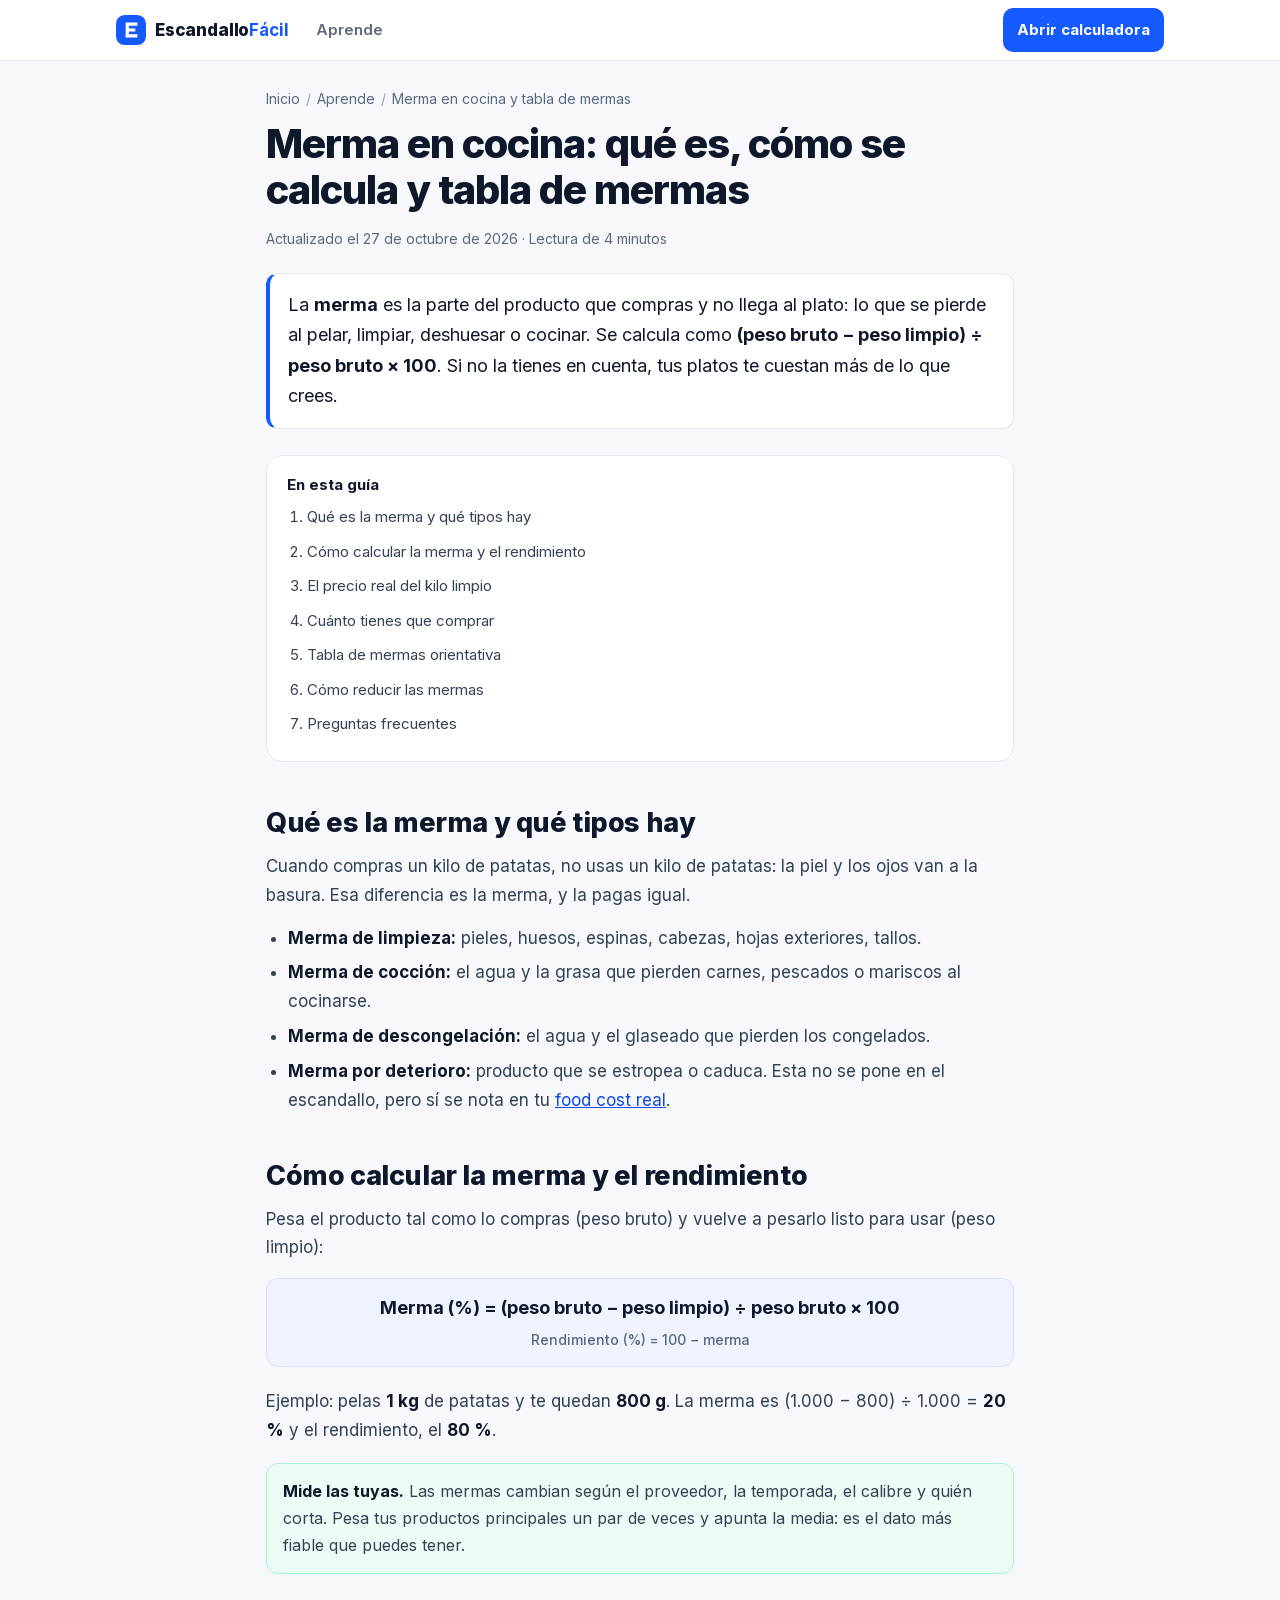
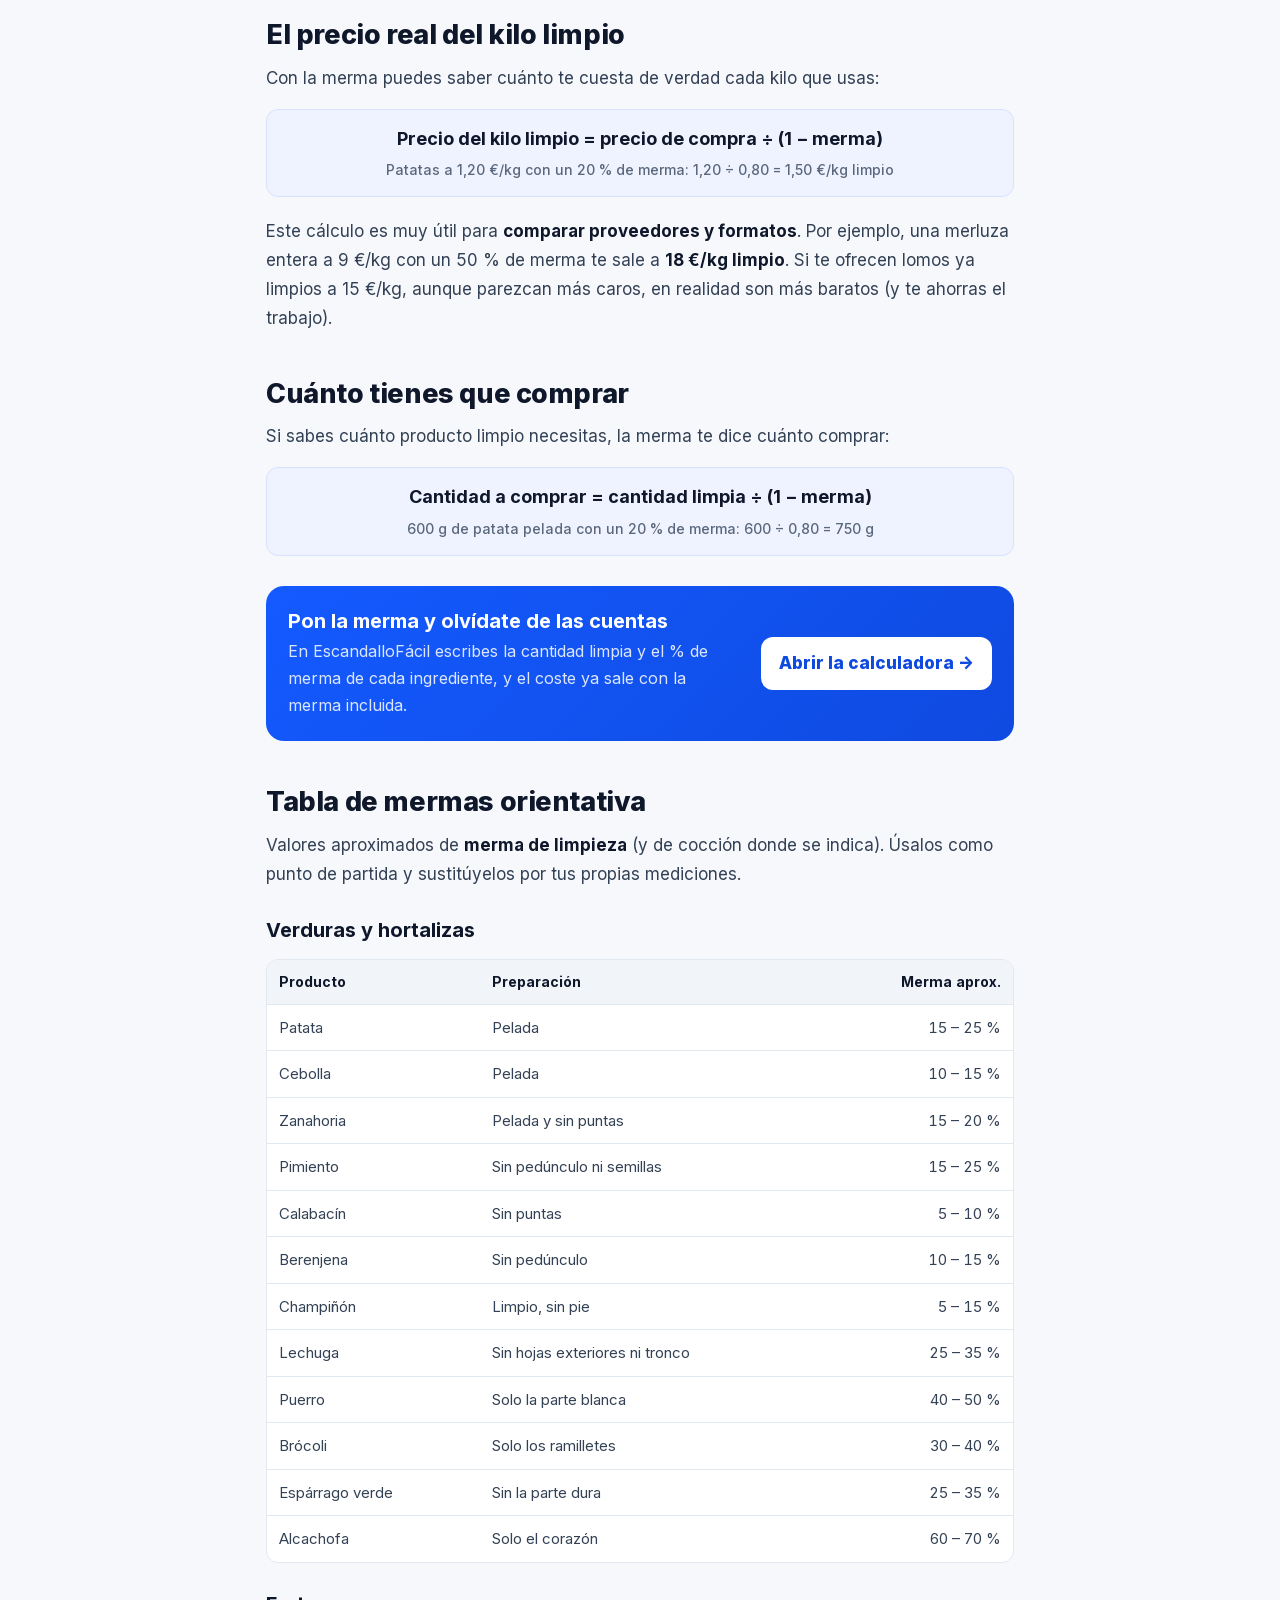
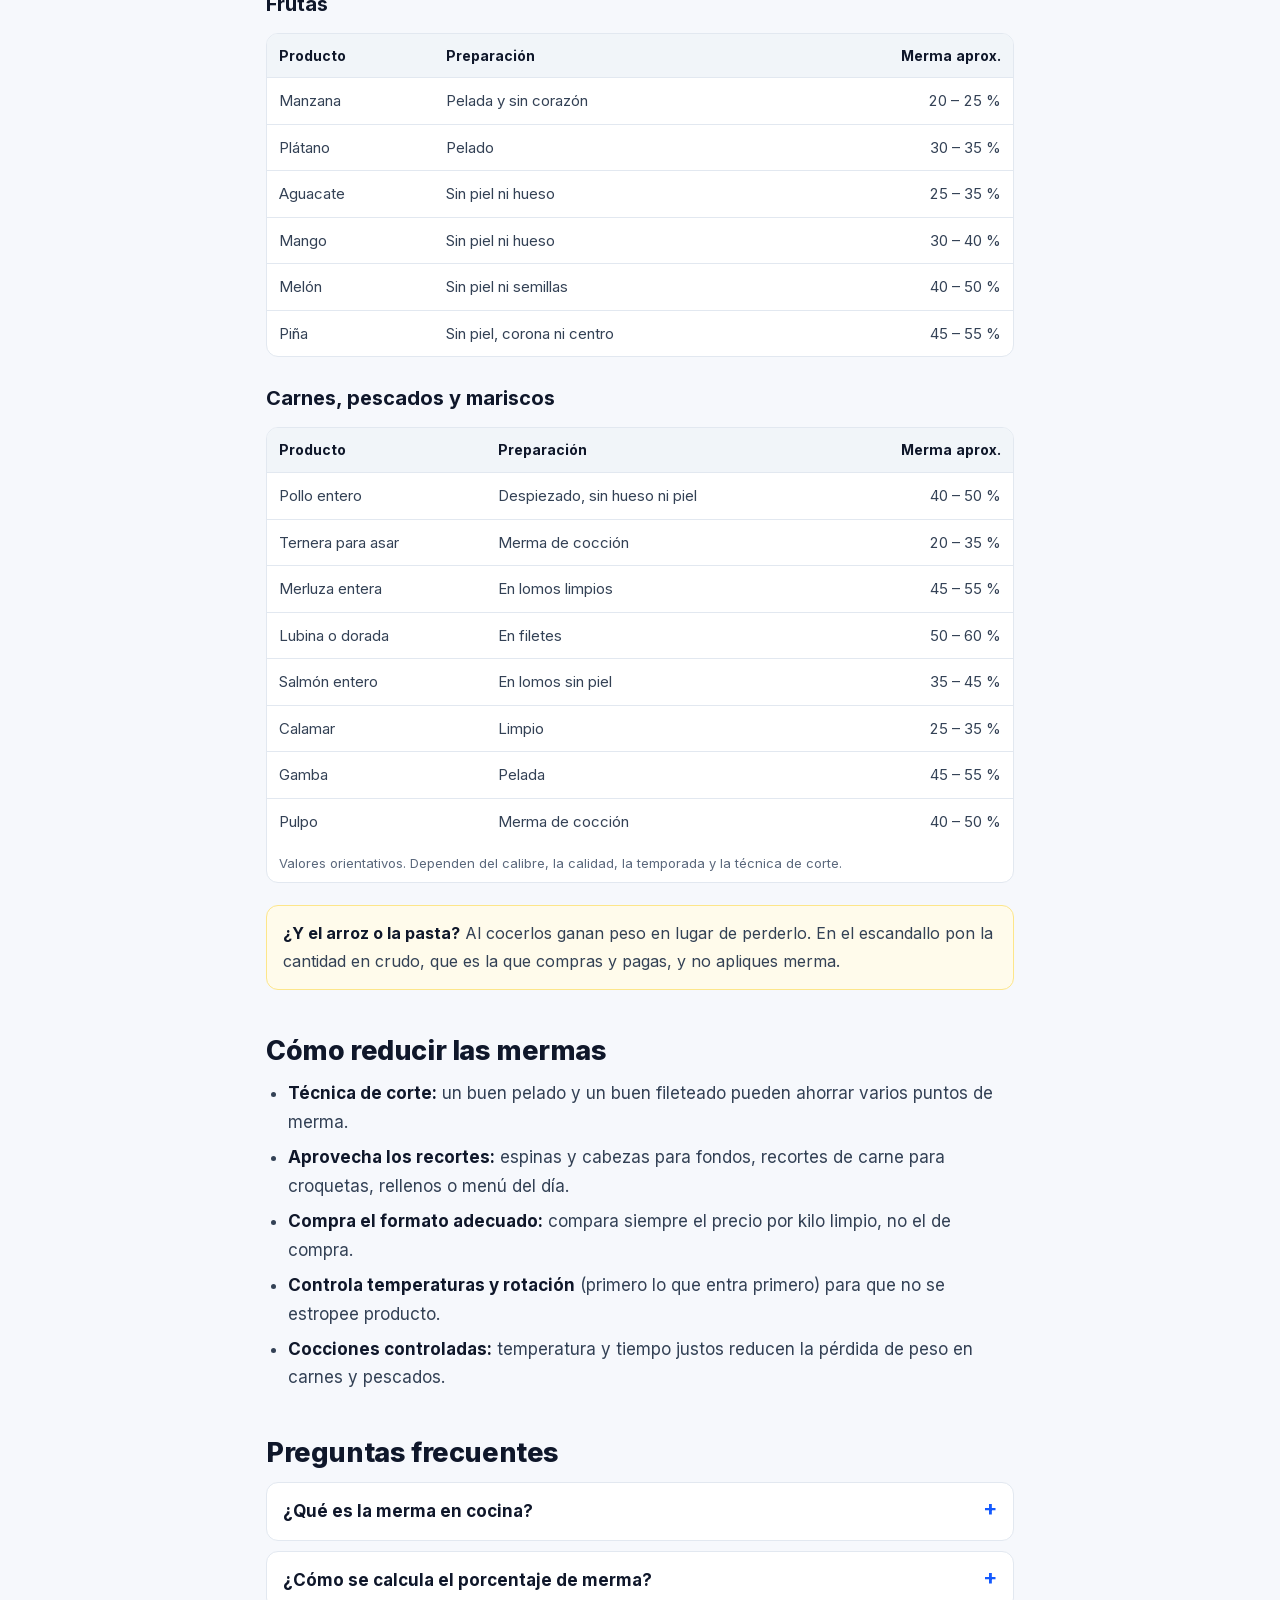
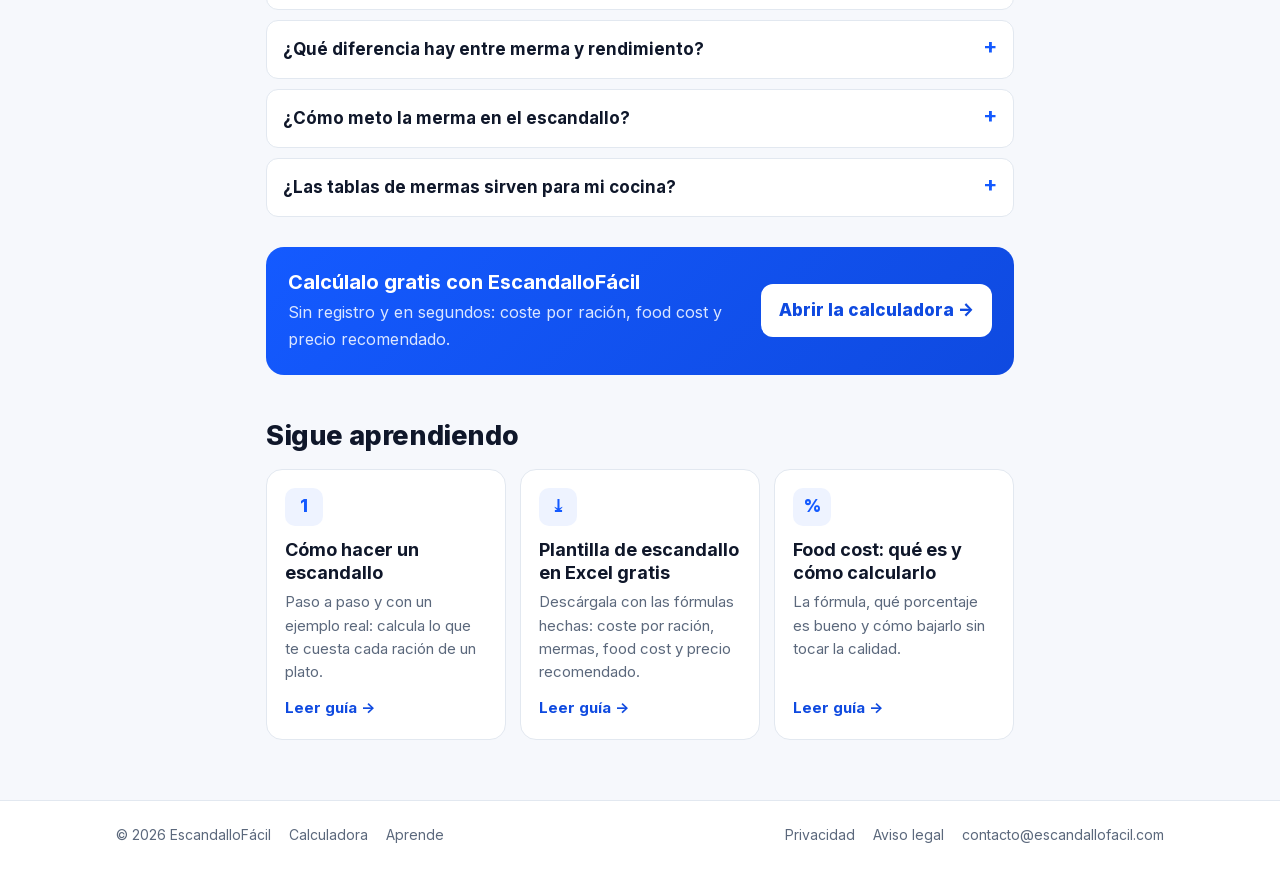
<file: aprende/merma-en-cocina/index.html>
<!DOCTYPE html>
<html lang="es"><head><meta charset="utf-8"/>
<meta http-equiv="Content-Security-Policy" content="default-src 'self'; script-src 'self' https://static.cloudflareinsights.com https://cloud.umami.is; style-src 'self' 'unsafe-inline'; font-src 'self'; img-src 'self' data:; connect-src 'self' https://cloudflareinsights.com https://cloud.umami.is https://gateway.umami.is https://api-gateway.umami.dev; base-uri 'self'; form-action 'self'; object-src 'none'"/>
<meta name="referrer" content="strict-origin-when-cross-origin"/>
<meta name="viewport" content="width=device-width, initial-scale=1"/>
<title>Merma en cocina: qué es, cómo calcularla y tabla de mermas · EscandalloFácil</title>
<meta name="description" content="Qué es la merma en cocina, cómo calcular el porcentaje de merma y el rendimiento, cuánto comprar y una tabla orientativa de mermas de verduras, frutas, carnes y pescados."/>
<meta name="robots" content="index,follow,max-image-preview:large"/>
<link rel="canonical" href="https://escandallofacil.com/aprende/merma-en-cocina/"/>
<meta property="og:type" content="article"/><meta property="og:locale" content="es_ES"/><meta property="og:site_name" content="EscandalloFácil"/>
<meta property="og:title" content="Merma en cocina: qué es, cómo calcularla y tabla de mermas · EscandalloFácil"/><meta property="og:description" content="Qué es la merma en cocina, cómo calcular el porcentaje de merma y el rendimiento, cuánto comprar y una tabla orientativa de mermas de verduras, frutas, carnes y pescados."/>
<meta property="og:url" content="https://escandallofacil.com/aprende/merma-en-cocina/"/><meta property="og:image" content="https://escandallofacil.com/aprende/og/merma-en-cocina.png"/><meta property="og:image:width" content="1200"/><meta property="og:image:height" content="630"/>
<meta name="twitter:card" content="summary_large_image"/>
<meta name="theme-color" content="#ffffff"/>
<link rel="icon" href="/favicon.ico" sizes="any"/><link rel="icon" href="/favicon.svg" type="image/svg+xml"/><link rel="apple-touch-icon" href="/apple-touch-icon.png"/>
<link rel="preload" href="/fonts/InterVariable.woff2" as="font" type="font/woff2" crossorigin/>
<link rel="stylesheet" href="/aprende/aprende.css"/>
<script type="application/ld+json">{"@context": "https://schema.org", "@graph": [{"@type": "Article", "headline": "Merma en cocina: qué es, cómo se calcula y tabla de mermas", "description": "Qué es la merma en cocina, cómo calcular el porcentaje de merma y el rendimiento, cuánto comprar y una tabla orientativa de mermas de verduras, frutas, carnes y pescados.", "inLanguage": "es-ES", "datePublished": "2026-10-27", "dateModified": "2026-10-27", "mainEntityOfPage": "https://escandallofacil.com/aprende/merma-en-cocina/", "image": "https://escandallofacil.com/aprende/og/merma-en-cocina.png", "author": {"@type": "Organization", "name": "EscandalloFácil", "url": "https://escandallofacil.com/"}, "publisher": {"@type": "Organization", "name": "EscandalloFácil", "url": "https://escandallofacil.com/", "logo": {"@type": "ImageObject", "url": "https://escandallofacil.com/icon-512.png"}}}, {"@type": "BreadcrumbList", "itemListElement": [{"@type": "ListItem", "position": 1, "name": "EscandalloFácil", "item": "https://escandallofacil.com/"}, {"@type": "ListItem", "position": 2, "name": "Aprende", "item": "https://escandallofacil.com/aprende/"}, {"@type": "ListItem", "position": 3, "name": "Merma en cocina y tabla de mermas", "item": "https://escandallofacil.com/aprende/merma-en-cocina/"}]}, {"@type": "FAQPage", "mainEntity": [{"@type": "Question", "name": "¿Qué es la merma en cocina?", "acceptedAnswer": {"@type": "Answer", "text": "Es la parte del producto que compras y no llega al plato: lo que se pierde al pelar, limpiar, deshuesar, descongelar o cocinar. Se expresa en porcentaje sobre el peso de compra."}}, {"@type": "Question", "name": "¿Cómo se calcula el porcentaje de merma?", "acceptedAnswer": {"@type": "Answer", "text": "Merma (%) = (peso bruto − peso limpio) ÷ peso bruto × 100. Si de 1 kg te quedan 800 g, la merma es del 20 %."}}, {"@type": "Question", "name": "¿Qué diferencia hay entre merma y rendimiento?", "acceptedAnswer": {"@type": "Answer", "text": "Son dos caras de lo mismo: la merma es lo que pierdes y el rendimiento lo que aprovechas. Una merma del 20 % equivale a un rendimiento del 80 %."}}, {"@type": "Question", "name": "¿Cómo meto la merma en el escandallo?", "acceptedAnswer": {"@type": "Answer", "text": "Anota la cantidad limpia que usas y aplica la merma al coste: coste = precio × cantidad ÷ (1 − merma). En EscandalloFácil basta con escribir el % en la columna Merma."}}, {"@type": "Question", "name": "¿Las tablas de mermas sirven para mi cocina?", "acceptedAnswer": {"@type": "Answer", "text": "Sirven como punto de partida, pero las mermas reales dependen de tu proveedor, del calibre y de cómo trabajas. Lo más fiable es pesar tus productos principales y usar tus propias cifras."}}]}]}</script>
</head><body>
<header class="hd"><div class="wrap"><a class="logo" href="/"><svg width="30" height="30" viewBox="0 0 28 28" aria-hidden="true"><rect width="28" height="28" rx="8" fill="#145aff"/><path d="M9 7h3v14H9zM9 7h11v3H9zM9 12.5h9v3H9zM9 18h11v3H9z" fill="#fff"/></svg><span>Escandallo<b>Fácil</b></span></a><a class="hd-l" href="/aprende/">Aprende</a><a class="hd-cta" href="/">Abrir calculadora</a></div></header>
<main class="wrap">
<nav class="crumbs" aria-label="Estás en"><a href="/">Inicio</a><span>/</span><a href="/aprende/">Aprende</a><span>/</span>Merma en cocina y tabla de mermas</nav>
<article>
<h1>Merma en cocina: qué es, cómo se calcula y tabla de mermas</h1>
<p class="meta">Actualizado el 27 de octubre de 2026 · Lectura de 4 minutos</p>
<div class="lead"><p>La <strong>merma</strong> es la parte del producto que compras y no llega al plato: lo que se pierde al pelar, limpiar, deshuesar o cocinar. Se calcula como <strong>(peso bruto − peso limpio) ÷ peso bruto × 100</strong>. Si no la tienes en cuenta, tus platos te cuestan más de lo que crees.</p></div>
<nav class="toc" aria-label="En esta guía"><b>En esta guía</b><ol><li><a href="#que-es">Qué es la merma y qué tipos hay</a></li><li><a href="#calcular">Cómo calcular la merma y el rendimiento</a></li><li><a href="#coste">El precio real del kilo limpio</a></li><li><a href="#comprar">Cuánto tienes que comprar</a></li><li><a href="#tabla">Tabla de mermas orientativa</a></li><li><a href="#reducir">Cómo reducir las mermas</a></li><li><a href="#preguntas">Preguntas frecuentes</a></li></ol></nav>

<h2 id="que-es">Qué es la merma y qué tipos hay</h2>
<p>Cuando compras un kilo de patatas, no usas un kilo de patatas: la piel y los ojos van a la basura. Esa diferencia es la merma, y la pagas igual.</p>
<ul>
<li><strong>Merma de limpieza:</strong> pieles, huesos, espinas, cabezas, hojas exteriores, tallos.</li>
<li><strong>Merma de cocción:</strong> el agua y la grasa que pierden carnes, pescados o mariscos al cocinarse.</li>
<li><strong>Merma de descongelación:</strong> el agua y el glaseado que pierden los congelados.</li>
<li><strong>Merma por deterioro:</strong> producto que se estropea o caduca. Esta no se pone en el escandallo, pero sí se nota en tu <a href="/aprende/food-cost/">food cost real</a>.</li>
</ul>

<h2 id="calcular">Cómo calcular la merma y el rendimiento</h2>
<p>Pesa el producto tal como lo compras (peso bruto) y vuelve a pesarlo listo para usar (peso limpio):</p>
<div class="formula">Merma (%) = (peso bruto − peso limpio) ÷ peso bruto × 100<small>Rendimiento (%) = 100 − merma</small></div>
<p>Ejemplo: pelas <strong>1 kg</strong> de patatas y te quedan <strong>800 g</strong>. La merma es (1.000 − 800) ÷ 1.000 = <strong>20 %</strong> y el rendimiento, el <strong>80 %</strong>.</p>
<div class="note tip"><p><b>Mide las tuyas.</b> Las mermas cambian según el proveedor, la temporada, el calibre y quién corta. Pesa tus productos principales un par de veces y apunta la media: es el dato más fiable que puedes tener.</p></div>

<h2 id="coste">El precio real del kilo limpio</h2>
<p>Con la merma puedes saber cuánto te cuesta de verdad cada kilo que usas:</p>
<div class="formula">Precio del kilo limpio = precio de compra ÷ (1 − merma)<small>Patatas a 1,20 €/kg con un 20 % de merma: 1,20 ÷ 0,80 = 1,50 €/kg limpio</small></div>
<p>Este cálculo es muy útil para <strong>comparar proveedores y formatos</strong>. Por ejemplo, una merluza entera a 9 €/kg con un 50 % de merma te sale a <strong>18 €/kg limpio</strong>. Si te ofrecen lomos ya limpios a 15 €/kg, aunque parezcan más caros, en realidad son más baratos (y te ahorras el trabajo).</p>

<h2 id="comprar">Cuánto tienes que comprar</h2>
<p>Si sabes cuánto producto limpio necesitas, la merma te dice cuánto comprar:</p>
<div class="formula">Cantidad a comprar = cantidad limpia ÷ (1 − merma)<small>600 g de patata pelada con un 20 % de merma: 600 ÷ 0,80 = 750 g</small></div>

<aside class="cta"><div><b>Pon la merma y olvídate de las cuentas</b><p>En EscandalloFácil escribes la cantidad limpia y el % de merma de cada ingrediente, y el coste ya sale con la merma incluida.</p></div><a href="/">Abrir la calculadora →</a></aside>

<h2 id="tabla">Tabla de mermas orientativa</h2>
<p>Valores aproximados de <strong>merma de limpieza</strong> (y de cocción donde se indica). Úsalos como punto de partida y sustitúyelos por tus propias mediciones.</p>
<h3>Verduras y hortalizas</h3>
<div class="tbl"><table>
<thead><tr><th>Producto</th><th>Preparación</th><th class="n">Merma aprox.</th></tr></thead>
<tbody>
<tr><td>Patata</td><td>Pelada</td><td class="n">15 – 25 %</td></tr>
<tr><td>Cebolla</td><td>Pelada</td><td class="n">10 – 15 %</td></tr>
<tr><td>Zanahoria</td><td>Pelada y sin puntas</td><td class="n">15 – 20 %</td></tr>
<tr><td>Pimiento</td><td>Sin pedúnculo ni semillas</td><td class="n">15 – 25 %</td></tr>
<tr><td>Calabacín</td><td>Sin puntas</td><td class="n">5 – 10 %</td></tr>
<tr><td>Berenjena</td><td>Sin pedúnculo</td><td class="n">10 – 15 %</td></tr>
<tr><td>Champiñón</td><td>Limpio, sin pie</td><td class="n">5 – 15 %</td></tr>
<tr><td>Lechuga</td><td>Sin hojas exteriores ni tronco</td><td class="n">25 – 35 %</td></tr>
<tr><td>Puerro</td><td>Solo la parte blanca</td><td class="n">40 – 50 %</td></tr>
<tr><td>Brócoli</td><td>Solo los ramilletes</td><td class="n">30 – 40 %</td></tr>
<tr><td>Espárrago verde</td><td>Sin la parte dura</td><td class="n">25 – 35 %</td></tr>
<tr><td>Alcachofa</td><td>Solo el corazón</td><td class="n">60 – 70 %</td></tr>
</tbody></table></div>
<h3>Frutas</h3>
<div class="tbl"><table>
<thead><tr><th>Producto</th><th>Preparación</th><th class="n">Merma aprox.</th></tr></thead>
<tbody>
<tr><td>Manzana</td><td>Pelada y sin corazón</td><td class="n">20 – 25 %</td></tr>
<tr><td>Plátano</td><td>Pelado</td><td class="n">30 – 35 %</td></tr>
<tr><td>Aguacate</td><td>Sin piel ni hueso</td><td class="n">25 – 35 %</td></tr>
<tr><td>Mango</td><td>Sin piel ni hueso</td><td class="n">30 – 40 %</td></tr>
<tr><td>Melón</td><td>Sin piel ni semillas</td><td class="n">40 – 50 %</td></tr>
<tr><td>Piña</td><td>Sin piel, corona ni centro</td><td class="n">45 – 55 %</td></tr>
</tbody></table></div>
<h3>Carnes, pescados y mariscos</h3>
<div class="tbl"><table>
<thead><tr><th>Producto</th><th>Preparación</th><th class="n">Merma aprox.</th></tr></thead>
<tbody>
<tr><td>Pollo entero</td><td>Despiezado, sin hueso ni piel</td><td class="n">40 – 50 %</td></tr>
<tr><td>Ternera para asar</td><td>Merma de cocción</td><td class="n">20 – 35 %</td></tr>
<tr><td>Merluza entera</td><td>En lomos limpios</td><td class="n">45 – 55 %</td></tr>
<tr><td>Lubina o dorada</td><td>En filetes</td><td class="n">50 – 60 %</td></tr>
<tr><td>Salmón entero</td><td>En lomos sin piel</td><td class="n">35 – 45 %</td></tr>
<tr><td>Calamar</td><td>Limpio</td><td class="n">25 – 35 %</td></tr>
<tr><td>Gamba</td><td>Pelada</td><td class="n">45 – 55 %</td></tr>
<tr><td>Pulpo</td><td>Merma de cocción</td><td class="n">40 – 50 %</td></tr>
</tbody>
<caption>Valores orientativos. Dependen del calibre, la calidad, la temporada y la técnica de corte.</caption>
</table></div>
<div class="note warn"><p><b>¿Y el arroz o la pasta?</b> Al cocerlos ganan peso en lugar de perderlo. En el escandallo pon la cantidad en crudo, que es la que compras y pagas, y no apliques merma.</p></div>

<h2 id="reducir">Cómo reducir las mermas</h2>
<ul>
<li><strong>Técnica de corte:</strong> un buen pelado y un buen fileteado pueden ahorrar varios puntos de merma.</li>
<li><strong>Aprovecha los recortes:</strong> espinas y cabezas para fondos, recortes de carne para croquetas, rellenos o menú del día.</li>
<li><strong>Compra el formato adecuado:</strong> compara siempre el precio por kilo limpio, no el de compra.</li>
<li><strong>Controla temperaturas y rotación</strong> (primero lo que entra primero) para que no se estropee producto.</li>
<li><strong>Cocciones controladas:</strong> temperatura y tiempo justos reducen la pérdida de peso en carnes y pescados.</li>
</ul>

<section class="faq" id="preguntas"><h2>Preguntas frecuentes</h2><details><summary>¿Qué es la merma en cocina?</summary><p>Es la parte del producto que compras y no llega al plato: lo que se pierde al pelar, limpiar, deshuesar, descongelar o cocinar. Se expresa en porcentaje sobre el peso de compra.</p></details><details><summary>¿Cómo se calcula el porcentaje de merma?</summary><p>Merma (%) = (peso bruto − peso limpio) ÷ peso bruto × 100. Si de 1 kg te quedan 800 g, la merma es del 20 %.</p></details><details><summary>¿Qué diferencia hay entre merma y rendimiento?</summary><p>Son dos caras de lo mismo: la merma es lo que pierdes y el rendimiento lo que aprovechas. Una merma del 20 % equivale a un rendimiento del 80 %.</p></details><details><summary>¿Cómo meto la merma en el escandallo?</summary><p>Anota la cantidad limpia que usas y aplica la merma al coste: coste = precio × cantidad ÷ (1 − merma). En EscandalloFácil basta con escribir el % en la columna Merma.</p></details><details><summary>¿Las tablas de mermas sirven para mi cocina?</summary><p>Sirven como punto de partida, pero las mermas reales dependen de tu proveedor, del calibre y de cómo trabajas. Lo más fiable es pesar tus productos principales y usar tus propias cifras.</p></details></section>
<aside class="cta"><div><b>Calcúlalo gratis con EscandalloFácil</b><p>Sin registro y en segundos: coste por ración, food cost y precio recomendado.</p></div><a href="/">Abrir la calculadora →</a></aside>
</article>
<section class="rel"><h2>Sigue aprendiendo</h2><div class="cards"><a class="card" href="/aprende/como-hacer-un-escandallo/"><i>1</i><b>Cómo hacer un escandallo</b><span>Paso a paso y con un ejemplo real: calcula lo que te cuesta cada ración de un plato.</span><em>Leer guía →</em></a><a class="card" href="/aprende/plantilla-escandallo-excel/"><i>⤓</i><b>Plantilla de escandallo en Excel gratis</b><span>Descárgala con las fórmulas hechas: coste por ración, mermas, food cost y precio recomendado.</span><em>Leer guía →</em></a><a class="card" href="/aprende/food-cost/"><i>%</i><b>Food cost: qué es y cómo calcularlo</b><span>La fórmula, qué porcentaje es bueno y cómo bajarlo sin tocar la calidad.</span><em>Leer guía →</em></a></div></section>
</main>
<footer class="ft"><div class="wrap"><span>© 2026 EscandalloFácil</span><a href="/">Calculadora</a><a href="/aprende/">Aprende</a><span class="sp"></span><a href="/privacidad.html">Privacidad</a><a href="/aviso-legal.html">Aviso legal</a><a href="mailto:contacto@escandallofacil.com">contacto@escandallofacil.com</a></div></footer>
<script defer src="https://static.cloudflareinsights.com/beacon.min.js" data-cf-beacon='{"token": "1fad06db596649cf8b91f6645b46bb9d"}'></script><script defer src="https://cloud.umami.is/script.js" data-website-id="b6a5d5cb-182a-43a6-bc42-5bac708fe933" data-do-not-track="true"></script>
</body></html>
</file>
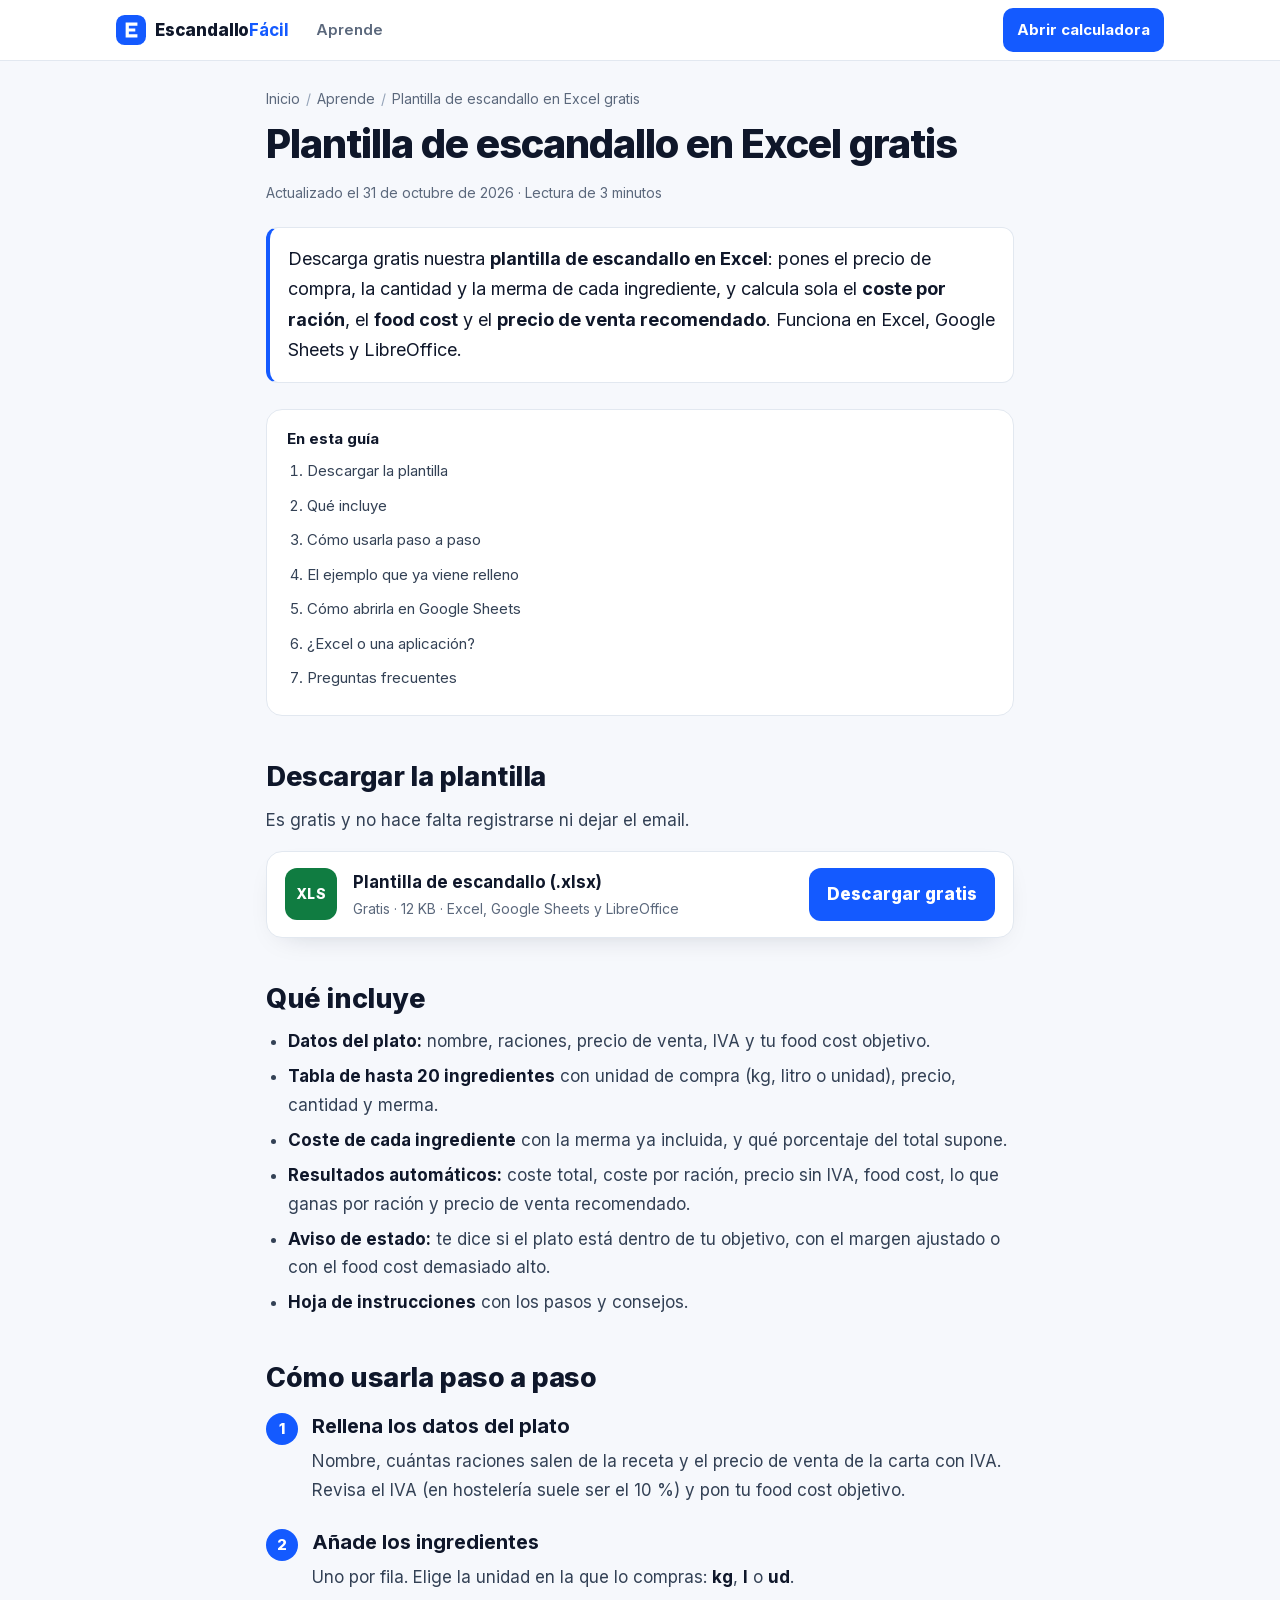
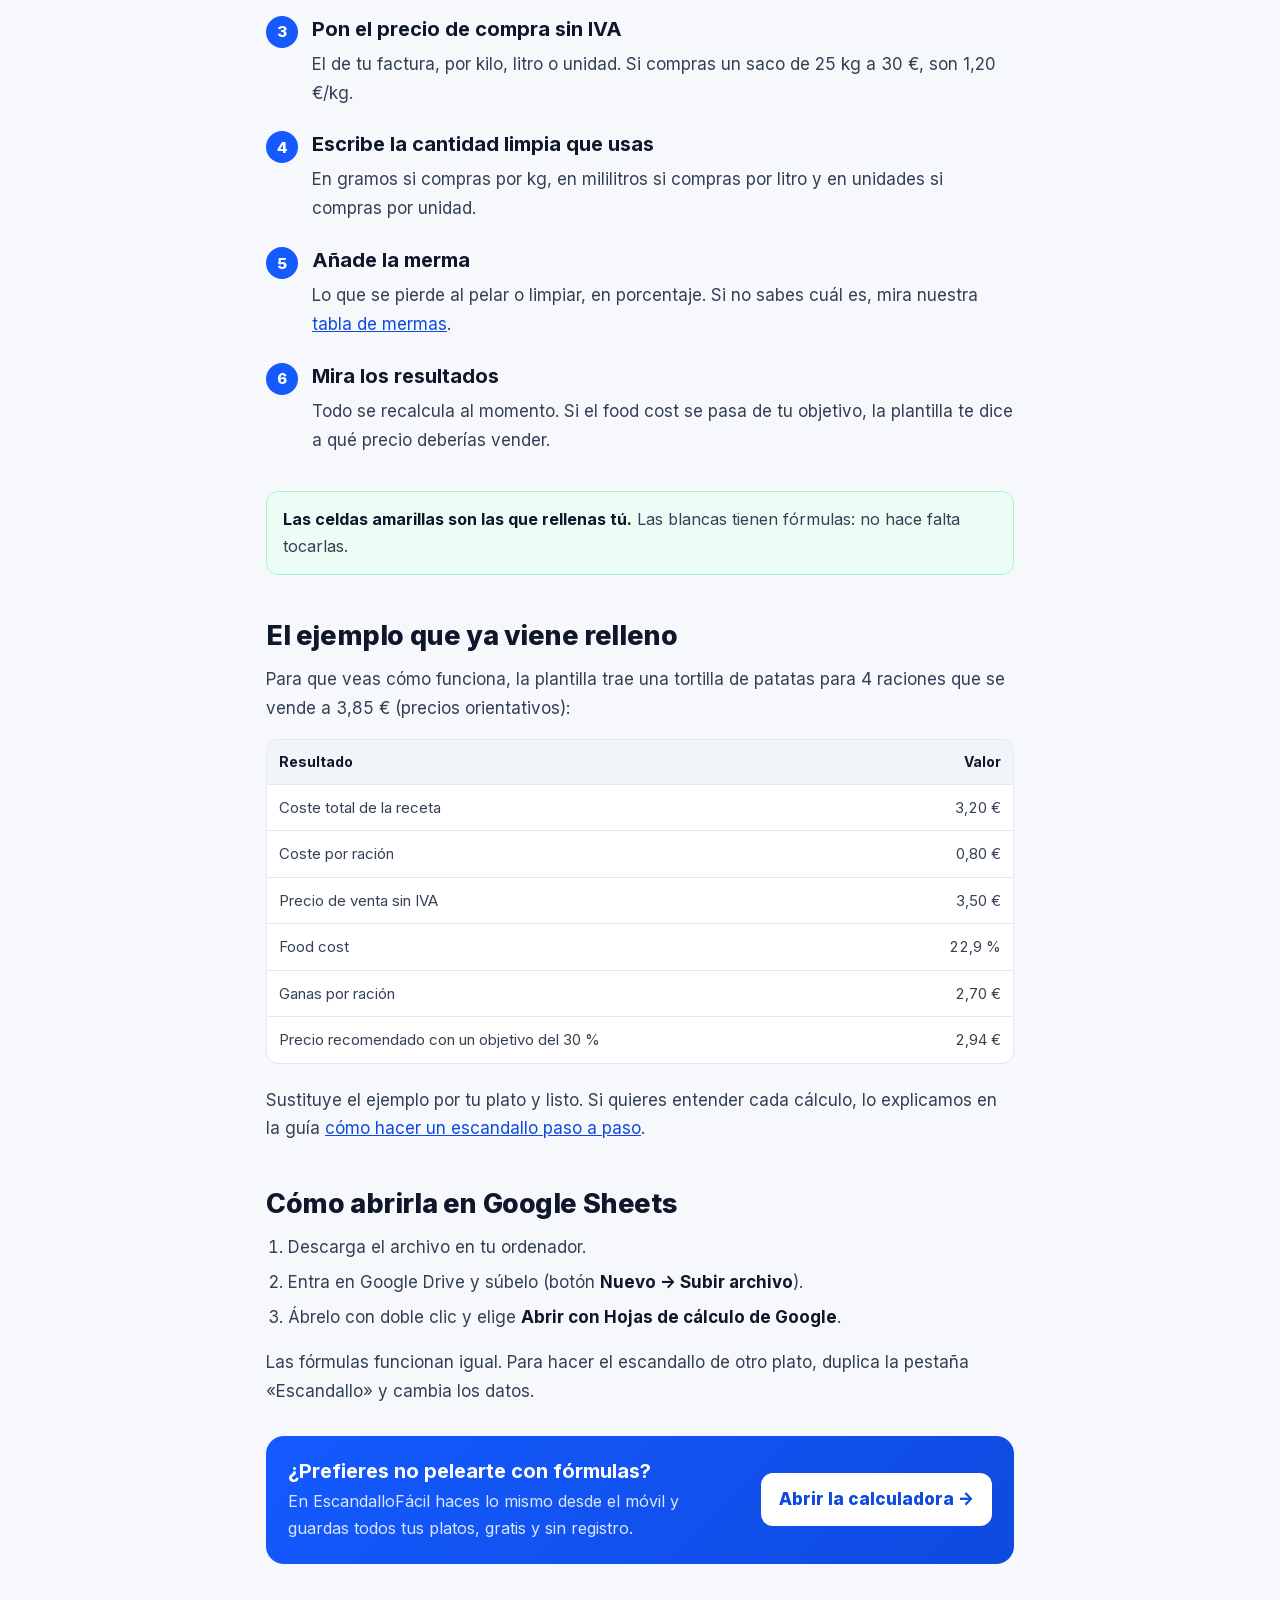
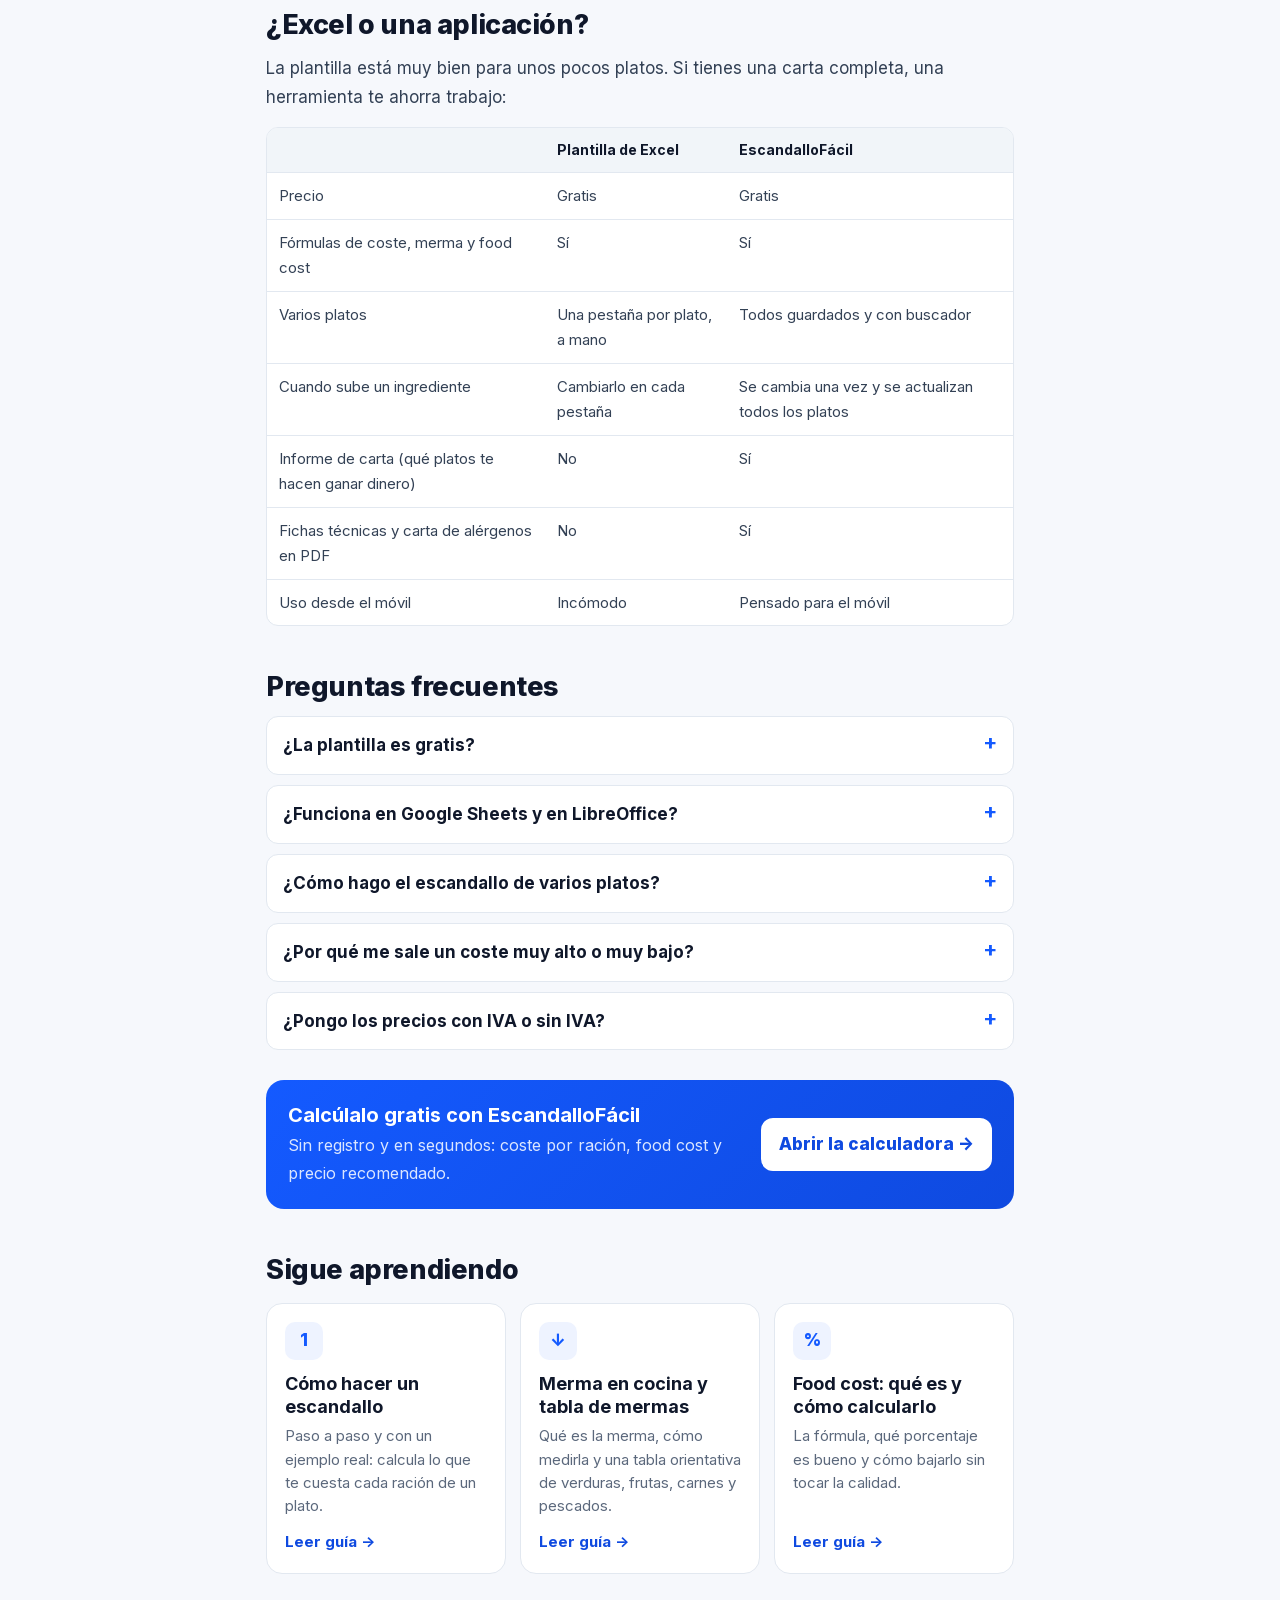
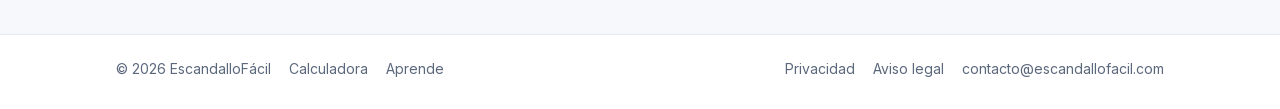
<file: aprende/plantilla-escandallo-excel/index.html>
<!DOCTYPE html>
<html lang="es"><head><meta charset="utf-8"/>
<meta http-equiv="Content-Security-Policy" content="default-src 'self'; script-src 'self' https://static.cloudflareinsights.com https://cloud.umami.is; style-src 'self' 'unsafe-inline'; font-src 'self'; img-src 'self' data:; connect-src 'self' https://cloudflareinsights.com https://cloud.umami.is https://gateway.umami.is https://api-gateway.umami.dev; base-uri 'self'; form-action 'self'; object-src 'none'"/>
<meta name="referrer" content="strict-origin-when-cross-origin"/>
<meta name="viewport" content="width=device-width, initial-scale=1"/>
<title>Plantilla de escandallo en Excel gratis (descargable) · EscandalloFácil</title>
<meta name="description" content="Descarga gratis una plantilla de escandallo en Excel con las fórmulas hechas: coste por ración, mermas, food cost y precio de venta recomendado. Con ejemplo y cómo usarla."/>
<meta name="robots" content="index,follow,max-image-preview:large"/>
<link rel="canonical" href="https://escandallofacil.com/aprende/plantilla-escandallo-excel/"/>
<meta property="og:type" content="article"/><meta property="og:locale" content="es_ES"/><meta property="og:site_name" content="EscandalloFácil"/>
<meta property="og:title" content="Plantilla de escandallo en Excel gratis (descargable) · EscandalloFácil"/><meta property="og:description" content="Descarga gratis una plantilla de escandallo en Excel con las fórmulas hechas: coste por ración, mermas, food cost y precio de venta recomendado. Con ejemplo y cómo usarla."/>
<meta property="og:url" content="https://escandallofacil.com/aprende/plantilla-escandallo-excel/"/><meta property="og:image" content="https://escandallofacil.com/aprende/og/plantilla-escandallo-excel.png"/><meta property="og:image:width" content="1200"/><meta property="og:image:height" content="630"/>
<meta name="twitter:card" content="summary_large_image"/>
<meta name="theme-color" content="#ffffff"/>
<link rel="icon" href="/favicon.ico" sizes="any"/><link rel="icon" href="/favicon.svg" type="image/svg+xml"/><link rel="apple-touch-icon" href="/apple-touch-icon.png"/>
<link rel="preload" href="/fonts/InterVariable.woff2" as="font" type="font/woff2" crossorigin/>
<link rel="stylesheet" href="/aprende/aprende.css"/>
<script type="application/ld+json">{"@context": "https://schema.org", "@graph": [{"@type": "Article", "headline": "Plantilla de escandallo en Excel gratis", "description": "Descarga gratis una plantilla de escandallo en Excel con las fórmulas hechas: coste por ración, mermas, food cost y precio de venta recomendado. Con ejemplo y cómo usarla.", "inLanguage": "es-ES", "datePublished": "2026-10-31", "dateModified": "2026-10-31", "mainEntityOfPage": "https://escandallofacil.com/aprende/plantilla-escandallo-excel/", "image": "https://escandallofacil.com/aprende/og/plantilla-escandallo-excel.png", "author": {"@type": "Organization", "name": "EscandalloFácil", "url": "https://escandallofacil.com/", "logo": {"@type": "ImageObject", "url": "https://escandallofacil.com/icon-512.png"}}, "publisher": {"@type": "Organization", "name": "EscandalloFácil", "url": "https://escandallofacil.com/", "logo": {"@type": "ImageObject", "url": "https://escandallofacil.com/icon-512.png"}}}, {"@type": "BreadcrumbList", "itemListElement": [{"@type": "ListItem", "position": 1, "name": "EscandalloFácil", "item": "https://escandallofacil.com/"}, {"@type": "ListItem", "position": 2, "name": "Aprende", "item": "https://escandallofacil.com/aprende/"}, {"@type": "ListItem", "position": 3, "name": "Plantilla de escandallo en Excel gratis", "item": "https://escandallofacil.com/aprende/plantilla-escandallo-excel/"}]}, {"@type": "FAQPage", "mainEntity": [{"@type": "Question", "name": "¿La plantilla es gratis?", "acceptedAnswer": {"@type": "Answer", "text": "Sí, totalmente gratis. Se descarga directamente, sin registrarte ni dejar tu email."}}, {"@type": "Question", "name": "¿Funciona en Google Sheets y en LibreOffice?", "acceptedAnswer": {"@type": "Answer", "text": "Sí. Es un archivo .xlsx normal: puedes abrirlo en Excel, subirlo a Google Drive y abrirlo con Hojas de cálculo de Google, o usarlo en LibreOffice Calc."}}, {"@type": "Question", "name": "¿Cómo hago el escandallo de varios platos?", "acceptedAnswer": {"@type": "Answer", "text": "Duplica la pestaña «Escandallo» (clic derecho sobre la pestaña → Duplicar) y rellena una por plato. Si tienes muchos, te resultará más cómodo usar la calculadora de EscandalloFácil, que los guarda todos."}}, {"@type": "Question", "name": "¿Por qué me sale un coste muy alto o muy bajo?", "acceptedAnswer": {"@type": "Answer", "text": "Casi siempre es la unidad: si compras por kg, la cantidad va en gramos; si compras por litro, en mililitros. Revisa también que el precio sea por kilo, litro o unidad, no por caja."}}, {"@type": "Question", "name": "¿Pongo los precios con IVA o sin IVA?", "acceptedAnswer": {"@type": "Answer", "text": "Los precios de compra, sin IVA, porque como negocio te lo deduces. El precio de venta de la carta va con IVA: la plantilla ya lo descuenta para calcular el food cost."}}]}]}</script>
</head><body>
<header class="hd"><div class="wrap"><a class="logo" href="/"><svg width="30" height="30" viewBox="0 0 28 28" aria-hidden="true"><rect width="28" height="28" rx="8" fill="#145aff"/><path d="M9 7h3v14H9zM9 7h11v3H9zM9 12.5h9v3H9zM9 18h11v3H9z" fill="#fff"/></svg><span>Escandallo<b>Fácil</b></span></a><a class="hd-l" href="/aprende/">Aprende</a><a class="hd-cta" href="/">Abrir calculadora</a></div></header>
<main class="wrap">
<nav class="crumbs" aria-label="Estás en"><a href="/">Inicio</a><span>/</span><a href="/aprende/">Aprende</a><span>/</span>Plantilla de escandallo en Excel gratis</nav>
<article>
<h1>Plantilla de escandallo en Excel gratis</h1>
<p class="meta">Actualizado el 31 de octubre de 2026 · Lectura de 3 minutos</p>
<div class="lead"><p>Descarga gratis nuestra <strong>plantilla de escandallo en Excel</strong>: pones el precio de compra, la cantidad y la merma de cada ingrediente, y calcula sola el <strong>coste por ración</strong>, el <strong>food cost</strong> y el <strong>precio de venta recomendado</strong>. Funciona en Excel, Google Sheets y LibreOffice.</p></div>
<nav class="toc" aria-label="En esta guía"><b>En esta guía</b><ol><li><a href="#descargar">Descargar la plantilla</a></li><li><a href="#incluye">Qué incluye</a></li><li><a href="#usar">Cómo usarla paso a paso</a></li><li><a href="#ejemplo">El ejemplo que ya viene relleno</a></li><li><a href="#google">Cómo abrirla en Google Sheets</a></li><li><a href="#excel-o-app">¿Excel o una aplicación?</a></li><li><a href="#preguntas">Preguntas frecuentes</a></li></ol></nav>

<h2 id="descargar">Descargar la plantilla</h2>
<p>Es gratis y no hace falta registrarse ni dejar el email.</p>
<div class="dl"><div class="dl-ic" aria-hidden="true">XLS</div><div class="dl-tx"><b>Plantilla de escandallo (.xlsx)</b><span>Gratis · 12 KB · Excel, Google Sheets y LibreOffice</span></div><a class="dl-btn" href="/descargas/plantilla-escandallo-escandallofacil.xlsx" download data-umami-event="descarga_plantilla_excel">Descargar gratis</a></div>

<h2 id="incluye">Qué incluye</h2>
<ul>
<li><strong>Datos del plato:</strong> nombre, raciones, precio de venta, IVA y tu food cost objetivo.</li>
<li><strong>Tabla de hasta 20 ingredientes</strong> con unidad de compra (kg, litro o unidad), precio, cantidad y merma.</li>
<li><strong>Coste de cada ingrediente</strong> con la merma ya incluida, y qué porcentaje del total supone.</li>
<li><strong>Resultados automáticos:</strong> coste total, coste por ración, precio sin IVA, food cost, lo que ganas por ración y precio de venta recomendado.</li>
<li><strong>Aviso de estado:</strong> te dice si el plato está dentro de tu objetivo, con el margen ajustado o con el food cost demasiado alto.</li>
<li><strong>Hoja de instrucciones</strong> con los pasos y consejos.</li>
</ul>

<h2 id="usar">Cómo usarla paso a paso</h2>
<ol class="steps">
<li><h3>Rellena los datos del plato</h3><p>Nombre, cuántas raciones salen de la receta y el precio de venta de la carta con IVA. Revisa el IVA (en hostelería suele ser el 10 %) y pon tu food cost objetivo.</p></li>
<li><h3>Añade los ingredientes</h3><p>Uno por fila. Elige la unidad en la que lo compras: <strong>kg</strong>, <strong>l</strong> o <strong>ud</strong>.</p></li>
<li><h3>Pon el precio de compra sin IVA</h3><p>El de tu factura, por kilo, litro o unidad. Si compras un saco de 25 kg a 30 €, son 1,20 €/kg.</p></li>
<li><h3>Escribe la cantidad limpia que usas</h3><p>En gramos si compras por kg, en mililitros si compras por litro y en unidades si compras por unidad.</p></li>
<li><h3>Añade la merma</h3><p>Lo que se pierde al pelar o limpiar, en porcentaje. Si no sabes cuál es, mira nuestra <a href="/aprende/merma-en-cocina/">tabla de mermas</a>.</p></li>
<li><h3>Mira los resultados</h3><p>Todo se recalcula al momento. Si el food cost se pasa de tu objetivo, la plantilla te dice a qué precio deberías vender.</p></li>
</ol>
<div class="note tip"><p><b>Las celdas amarillas son las que rellenas tú.</b> Las blancas tienen fórmulas: no hace falta tocarlas.</p></div>

<h2 id="ejemplo">El ejemplo que ya viene relleno</h2>
<p>Para que veas cómo funciona, la plantilla trae una tortilla de patatas para 4 raciones que se vende a 3,85 € (precios orientativos):</p>
<div class="tbl"><table>
<thead><tr><th>Resultado</th><th class="n">Valor</th></tr></thead>
<tbody>
<tr><td>Coste total de la receta</td><td class="n">3,20 €</td></tr>
<tr><td>Coste por ración</td><td class="n">0,80 €</td></tr>
<tr><td>Precio de venta sin IVA</td><td class="n">3,50 €</td></tr>
<tr><td>Food cost</td><td class="n">22,9 %</td></tr>
<tr><td>Ganas por ración</td><td class="n">2,70 €</td></tr>
<tr><td>Precio recomendado con un objetivo del 30 %</td><td class="n">2,94 €</td></tr>
</tbody></table></div>
<p>Sustituye el ejemplo por tu plato y listo. Si quieres entender cada cálculo, lo explicamos en la guía <a href="/aprende/como-hacer-un-escandallo/">cómo hacer un escandallo paso a paso</a>.</p>

<h2 id="google">Cómo abrirla en Google Sheets</h2>
<ol>
<li>Descarga el archivo en tu ordenador.</li>
<li>Entra en Google Drive y súbelo (botón <strong>Nuevo → Subir archivo</strong>).</li>
<li>Ábrelo con doble clic y elige <strong>Abrir con Hojas de cálculo de Google</strong>.</li>
</ol>
<p>Las fórmulas funcionan igual. Para hacer el escandallo de otro plato, duplica la pestaña «Escandallo» y cambia los datos.</p>

<aside class="cta"><div><b>¿Prefieres no pelearte con fórmulas?</b><p>En EscandalloFácil haces lo mismo desde el móvil y guardas todos tus platos, gratis y sin registro.</p></div><a href="/">Abrir la calculadora →</a></aside>

<h2 id="excel-o-app">¿Excel o una aplicación?</h2>
<p>La plantilla está muy bien para unos pocos platos. Si tienes una carta completa, una herramienta te ahorra trabajo:</p>
<div class="tbl wide"><table>
<thead><tr><th></th><th>Plantilla de Excel</th><th>EscandalloFácil</th></tr></thead>
<tbody>
<tr><td>Precio</td><td>Gratis</td><td>Gratis</td></tr>
<tr><td>Fórmulas de coste, merma y food cost</td><td>Sí</td><td>Sí</td></tr>
<tr><td>Varios platos</td><td>Una pestaña por plato, a mano</td><td>Todos guardados y con buscador</td></tr>
<tr><td>Cuando sube un ingrediente</td><td>Cambiarlo en cada pestaña</td><td>Se cambia una vez y se actualizan todos los platos</td></tr>
<tr><td>Informe de carta (qué platos te hacen ganar dinero)</td><td>No</td><td>Sí</td></tr>
<tr><td>Fichas técnicas y carta de alérgenos en PDF</td><td>No</td><td>Sí</td></tr>
<tr><td>Uso desde el móvil</td><td>Incómodo</td><td>Pensado para el móvil</td></tr>
</tbody></table></div>

<section class="faq" id="preguntas"><h2>Preguntas frecuentes</h2><details><summary>¿La plantilla es gratis?</summary><p>Sí, totalmente gratis. Se descarga directamente, sin registrarte ni dejar tu email.</p></details><details><summary>¿Funciona en Google Sheets y en LibreOffice?</summary><p>Sí. Es un archivo .xlsx normal: puedes abrirlo en Excel, subirlo a Google Drive y abrirlo con Hojas de cálculo de Google, o usarlo en LibreOffice Calc.</p></details><details><summary>¿Cómo hago el escandallo de varios platos?</summary><p>Duplica la pestaña «Escandallo» (clic derecho sobre la pestaña → Duplicar) y rellena una por plato. Si tienes muchos, te resultará más cómodo usar la calculadora de EscandalloFácil, que los guarda todos.</p></details><details><summary>¿Por qué me sale un coste muy alto o muy bajo?</summary><p>Casi siempre es la unidad: si compras por kg, la cantidad va en gramos; si compras por litro, en mililitros. Revisa también que el precio sea por kilo, litro o unidad, no por caja.</p></details><details><summary>¿Pongo los precios con IVA o sin IVA?</summary><p>Los precios de compra, sin IVA, porque como negocio te lo deduces. El precio de venta de la carta va con IVA: la plantilla ya lo descuenta para calcular el food cost.</p></details></section>
<aside class="cta"><div><b>Calcúlalo gratis con EscandalloFácil</b><p>Sin registro y en segundos: coste por ración, food cost y precio recomendado.</p></div><a href="/">Abrir la calculadora →</a></aside>
</article>
<section class="rel"><h2>Sigue aprendiendo</h2><div class="cards"><a class="card" href="/aprende/como-hacer-un-escandallo/"><i>1</i><b>Cómo hacer un escandallo</b><span>Paso a paso y con un ejemplo real: calcula lo que te cuesta cada ración de un plato.</span><em>Leer guía →</em></a><a class="card" href="/aprende/merma-en-cocina/"><i>↓</i><b>Merma en cocina y tabla de mermas</b><span>Qué es la merma, cómo medirla y una tabla orientativa de verduras, frutas, carnes y pescados.</span><em>Leer guía →</em></a><a class="card" href="/aprende/food-cost/"><i>%</i><b>Food cost: qué es y cómo calcularlo</b><span>La fórmula, qué porcentaje es bueno y cómo bajarlo sin tocar la calidad.</span><em>Leer guía →</em></a></div></section>
</main>
<footer class="ft"><div class="wrap"><span>© 2026 EscandalloFácil</span><a href="/">Calculadora</a><a href="/aprende/">Aprende</a><span class="sp"></span><a href="/privacidad.html">Privacidad</a><a href="/aviso-legal.html">Aviso legal</a><a href="mailto:contacto@escandallofacil.com">contacto@escandallofacil.com</a></div></footer>
<script defer src="https://static.cloudflareinsights.com/beacon.min.js" data-cf-beacon='{"token": "1fad06db596649cf8b91f6645b46bb9d"}'></script><script defer src="https://cloud.umami.is/script.js" data-website-id="b6a5d5cb-182a-43a6-bc42-5bac708fe933" data-do-not-track="true"></script>
</body></html>
</file>
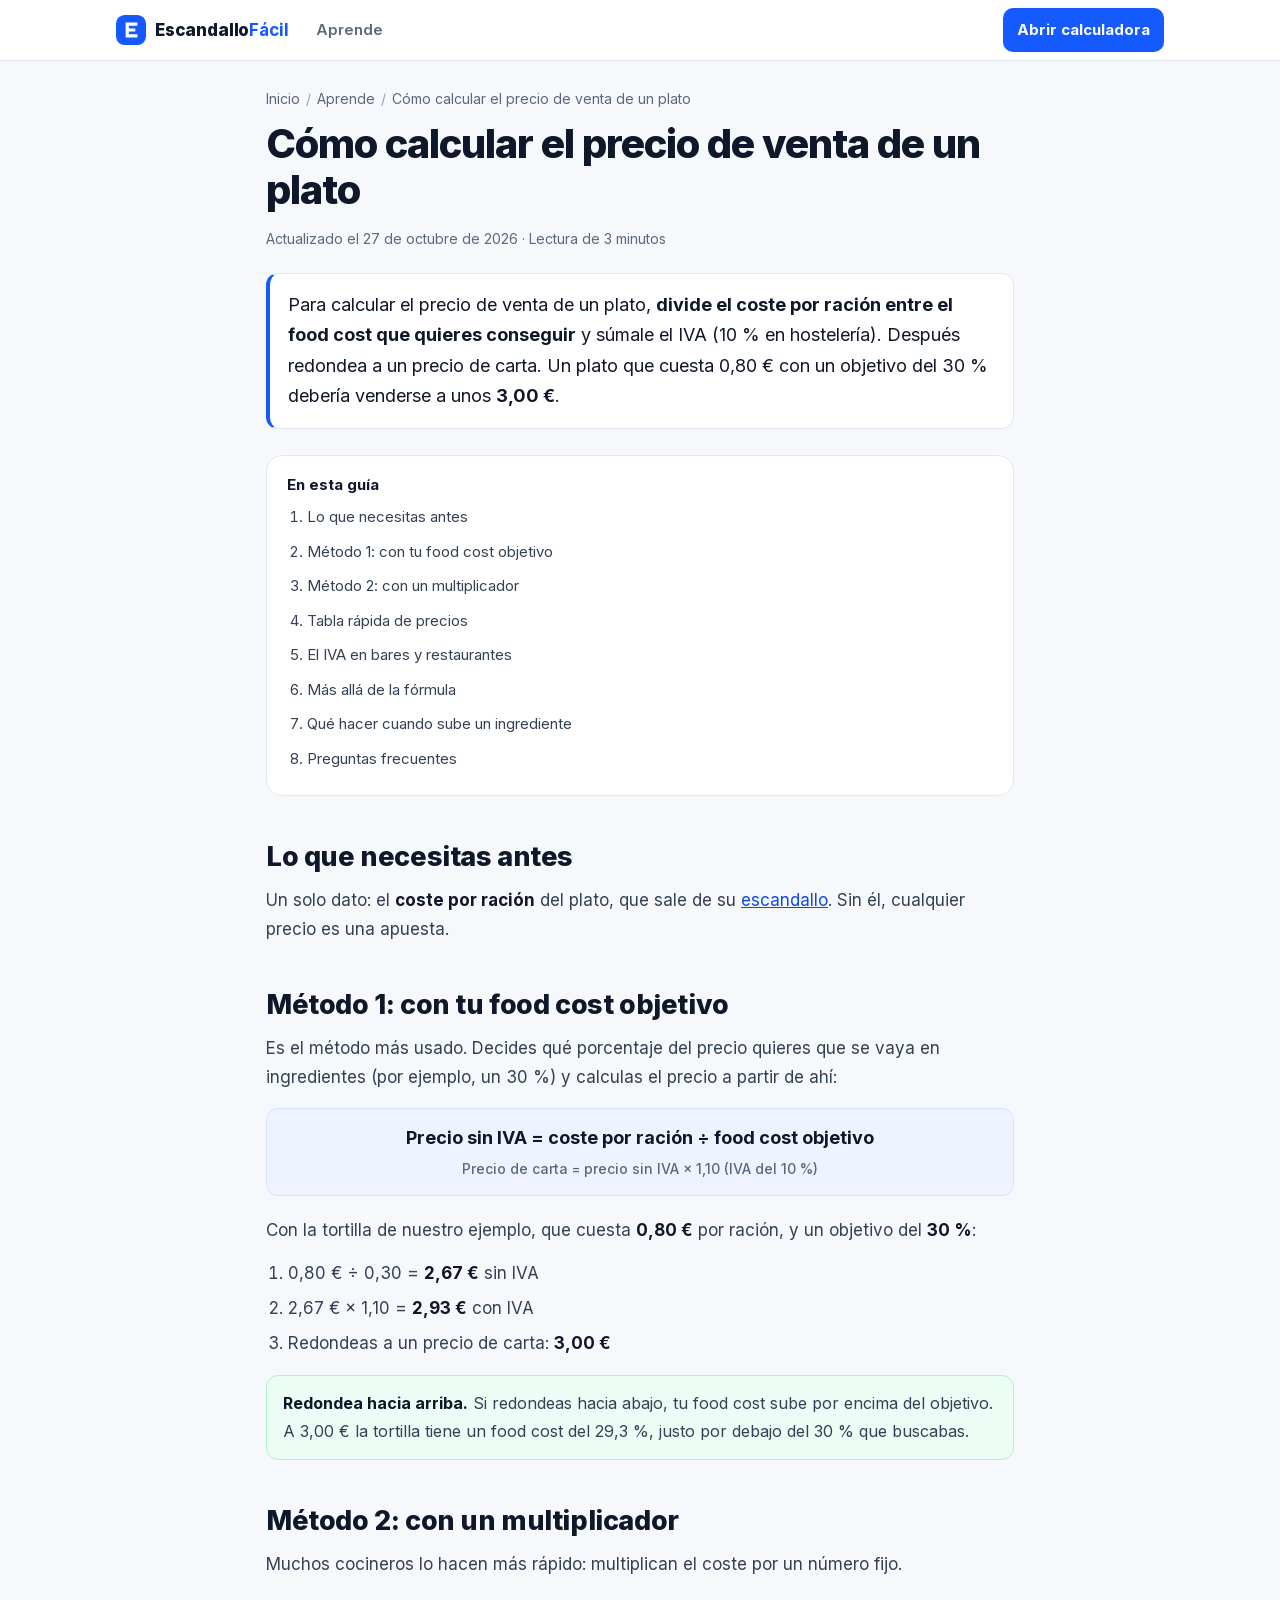
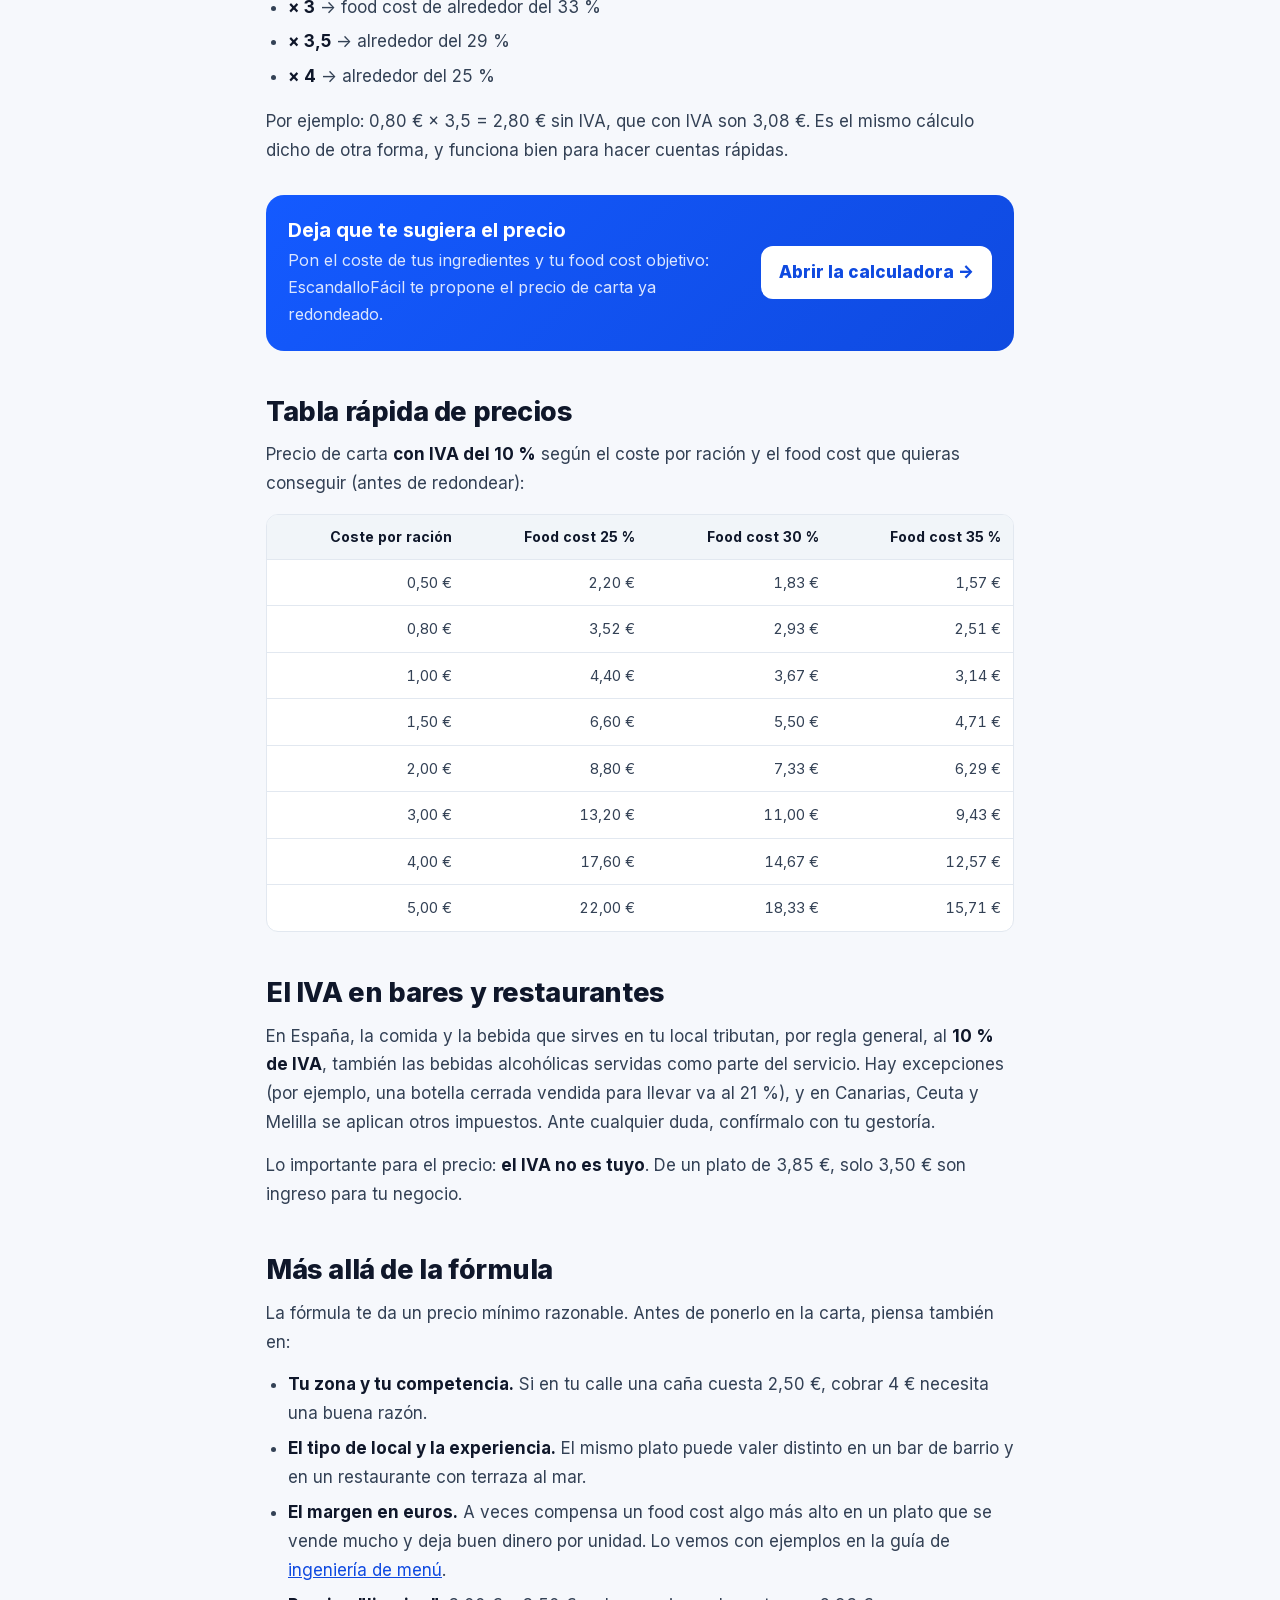
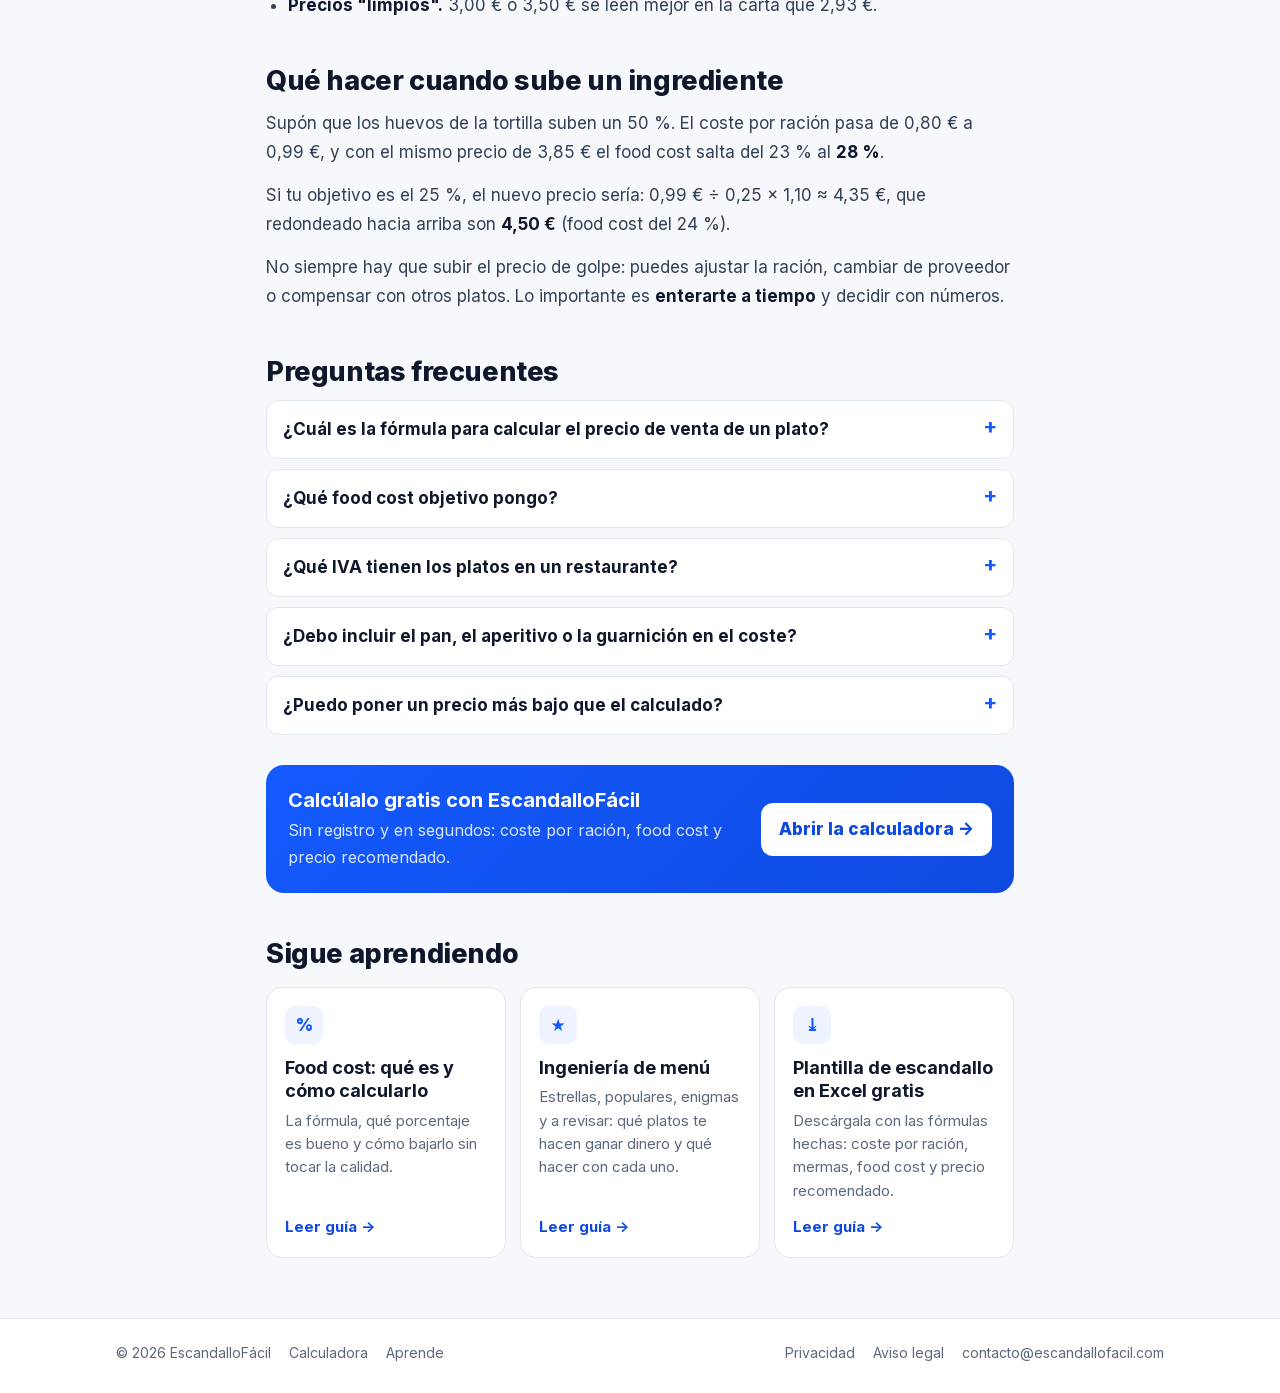
<file: aprende/precio-de-venta-de-un-plato/index.html>
<!DOCTYPE html>
<html lang="es"><head><meta charset="utf-8"/>
<meta http-equiv="Content-Security-Policy" content="default-src 'self'; script-src 'self' https://static.cloudflareinsights.com https://cloud.umami.is; style-src 'self' 'unsafe-inline'; font-src 'self'; img-src 'self' data:; connect-src 'self' https://cloudflareinsights.com https://cloud.umami.is https://gateway.umami.is https://api-gateway.umami.dev; base-uri 'self'; form-action 'self'; object-src 'none'"/>
<meta name="referrer" content="strict-origin-when-cross-origin"/>
<meta name="viewport" content="width=device-width, initial-scale=1"/>
<title>Cómo calcular el precio de venta de un plato · EscandalloFácil</title>
<meta name="description" content="Calcula el precio de venta de tus platos a partir del coste por ración y el food cost objetivo, con el IVA del 10 %. Con ejemplos, tabla rápida y qué hacer cuando suben los ingredientes."/>
<meta name="robots" content="index,follow,max-image-preview:large"/>
<link rel="canonical" href="https://escandallofacil.com/aprende/precio-de-venta-de-un-plato/"/>
<meta property="og:type" content="article"/><meta property="og:locale" content="es_ES"/><meta property="og:site_name" content="EscandalloFácil"/>
<meta property="og:title" content="Cómo calcular el precio de venta de un plato · EscandalloFácil"/><meta property="og:description" content="Calcula el precio de venta de tus platos a partir del coste por ración y el food cost objetivo, con el IVA del 10 %. Con ejemplos, tabla rápida y qué hacer cuando suben los ingredientes."/>
<meta property="og:url" content="https://escandallofacil.com/aprende/precio-de-venta-de-un-plato/"/><meta property="og:image" content="https://escandallofacil.com/aprende/og/precio-de-venta-de-un-plato.png"/><meta property="og:image:width" content="1200"/><meta property="og:image:height" content="630"/>
<meta name="twitter:card" content="summary_large_image"/>
<meta name="theme-color" content="#ffffff"/>
<link rel="icon" href="/favicon.ico" sizes="any"/><link rel="icon" href="/favicon.svg" type="image/svg+xml"/><link rel="apple-touch-icon" href="/apple-touch-icon.png"/>
<link rel="preload" href="/fonts/InterVariable.woff2" as="font" type="font/woff2" crossorigin/>
<link rel="stylesheet" href="/aprende/aprende.css"/>
<script type="application/ld+json">{"@context": "https://schema.org", "@graph": [{"@type": "Article", "headline": "Cómo calcular el precio de venta de un plato", "description": "Calcula el precio de venta de tus platos a partir del coste por ración y el food cost objetivo, con el IVA del 10 %. Con ejemplos, tabla rápida y qué hacer cuando suben los ingredientes.", "inLanguage": "es-ES", "datePublished": "2026-10-27", "dateModified": "2026-10-27", "mainEntityOfPage": "https://escandallofacil.com/aprende/precio-de-venta-de-un-plato/", "image": "https://escandallofacil.com/aprende/og/precio-de-venta-de-un-plato.png", "author": {"@type": "Organization", "name": "EscandalloFácil", "url": "https://escandallofacil.com/"}, "publisher": {"@type": "Organization", "name": "EscandalloFácil", "url": "https://escandallofacil.com/", "logo": {"@type": "ImageObject", "url": "https://escandallofacil.com/icon-512.png"}}}, {"@type": "BreadcrumbList", "itemListElement": [{"@type": "ListItem", "position": 1, "name": "EscandalloFácil", "item": "https://escandallofacil.com/"}, {"@type": "ListItem", "position": 2, "name": "Aprende", "item": "https://escandallofacil.com/aprende/"}, {"@type": "ListItem", "position": 3, "name": "Cómo calcular el precio de venta de un plato", "item": "https://escandallofacil.com/aprende/precio-de-venta-de-un-plato/"}]}, {"@type": "FAQPage", "mainEntity": [{"@type": "Question", "name": "¿Cuál es la fórmula para calcular el precio de venta de un plato?", "acceptedAnswer": {"@type": "Answer", "text": "Precio sin IVA = coste por ración ÷ food cost objetivo. Después multiplícalo por 1,10 para añadir el IVA del 10 % y redondea a un precio de carta."}}, {"@type": "Question", "name": "¿Qué food cost objetivo pongo?", "acceptedAnswer": {"@type": "Answer", "text": "Entre el 25 % y el 35 % es lo más habitual. Si no lo tienes claro, empieza con un 30 % y ajústalo según tus gastos fijos y lo que ves en tus ventas."}}, {"@type": "Question", "name": "¿Qué IVA tienen los platos en un restaurante?", "acceptedAnswer": {"@type": "Answer", "text": "Por regla general, el 10 % para la comida y la bebida servidas en el local. Hay excepciones, como la botella cerrada para llevar (21 %), y en Canarias, Ceuta y Melilla se aplican otros impuestos."}}, {"@type": "Question", "name": "¿Debo incluir el pan, el aperitivo o la guarnición en el coste?", "acceptedAnswer": {"@type": "Answer", "text": "Sí. Todo lo que acompaña al plato y no cobras aparte forma parte de su coste, aunque sean céntimos."}}, {"@type": "Question", "name": "¿Puedo poner un precio más bajo que el calculado?", "acceptedAnswer": {"@type": "Answer", "text": "Sí, pero sabiendo lo que haces: tendrás menos margen en ese plato y conviene compensarlo con otros. La fórmula sirve para que esas decisiones sean conscientes y no por accidente."}}]}]}</script>
</head><body>
<header class="hd"><div class="wrap"><a class="logo" href="/"><svg width="30" height="30" viewBox="0 0 28 28" aria-hidden="true"><rect width="28" height="28" rx="8" fill="#145aff"/><path d="M9 7h3v14H9zM9 7h11v3H9zM9 12.5h9v3H9zM9 18h11v3H9z" fill="#fff"/></svg><span>Escandallo<b>Fácil</b></span></a><a class="hd-l" href="/aprende/">Aprende</a><a class="hd-cta" href="/">Abrir calculadora</a></div></header>
<main class="wrap">
<nav class="crumbs" aria-label="Estás en"><a href="/">Inicio</a><span>/</span><a href="/aprende/">Aprende</a><span>/</span>Cómo calcular el precio de venta de un plato</nav>
<article>
<h1>Cómo calcular el precio de venta de un plato</h1>
<p class="meta">Actualizado el 27 de octubre de 2026 · Lectura de 3 minutos</p>
<div class="lead"><p>Para calcular el precio de venta de un plato, <strong>divide el coste por ración entre el food cost que quieres conseguir</strong> y súmale el IVA (10 % en hostelería). Después redondea a un precio de carta. Un plato que cuesta 0,80 € con un objetivo del 30 % debería venderse a unos <strong>3,00 €</strong>.</p></div>
<nav class="toc" aria-label="En esta guía"><b>En esta guía</b><ol><li><a href="#antes">Lo que necesitas antes</a></li><li><a href="#metodo">Método 1: con tu food cost objetivo</a></li><li><a href="#multiplicador">Método 2: con un multiplicador</a></li><li><a href="#tabla">Tabla rápida de precios</a></li><li><a href="#iva">El IVA en bares y restaurantes</a></li><li><a href="#mas-alla">Más allá de la fórmula</a></li><li><a href="#subidas">Qué hacer cuando sube un ingrediente</a></li><li><a href="#preguntas">Preguntas frecuentes</a></li></ol></nav>

<h2 id="antes">Lo que necesitas antes</h2>
<p>Un solo dato: el <strong>coste por ración</strong> del plato, que sale de su <a href="/aprende/como-hacer-un-escandallo/">escandallo</a>. Sin él, cualquier precio es una apuesta.</p>

<h2 id="metodo">Método 1: con tu food cost objetivo</h2>
<p>Es el método más usado. Decides qué porcentaje del precio quieres que se vaya en ingredientes (por ejemplo, un 30 %) y calculas el precio a partir de ahí:</p>
<div class="formula">Precio sin IVA = coste por ración ÷ food cost objetivo<small>Precio de carta = precio sin IVA × 1,10 (IVA del 10 %)</small></div>
<p>Con la tortilla de nuestro ejemplo, que cuesta <strong>0,80 €</strong> por ración, y un objetivo del <strong>30 %</strong>:</p>
<ol>
<li>0,80 € ÷ 0,30 = <strong>2,67 €</strong> sin IVA</li>
<li>2,67 € × 1,10 = <strong>2,93 €</strong> con IVA</li>
<li>Redondeas a un precio de carta: <strong>3,00 €</strong></li>
</ol>
<div class="note tip"><p><b>Redondea hacia arriba.</b> Si redondeas hacia abajo, tu food cost sube por encima del objetivo. A 3,00 € la tortilla tiene un food cost del 29,3 %, justo por debajo del 30 % que buscabas.</p></div>

<h2 id="multiplicador">Método 2: con un multiplicador</h2>
<p>Muchos cocineros lo hacen más rápido: multiplican el coste por un número fijo.</p>
<ul>
<li><strong>× 3</strong> → food cost de alrededor del 33 %</li>
<li><strong>× 3,5</strong> → alrededor del 29 %</li>
<li><strong>× 4</strong> → alrededor del 25 %</li>
</ul>
<p>Por ejemplo: 0,80 € × 3,5 = 2,80 € sin IVA, que con IVA son 3,08 €. Es el mismo cálculo dicho de otra forma, y funciona bien para hacer cuentas rápidas.</p>

<aside class="cta"><div><b>Deja que te sugiera el precio</b><p>Pon el coste de tus ingredientes y tu food cost objetivo: EscandalloFácil te propone el precio de carta ya redondeado.</p></div><a href="/">Abrir la calculadora →</a></aside>

<h2 id="tabla">Tabla rápida de precios</h2>
<p>Precio de carta <strong>con IVA del 10 %</strong> según el coste por ración y el food cost que quieras conseguir (antes de redondear):</p>
<div class="tbl"><table>
<thead><tr><th class="n">Coste por ración</th><th class="n">Food cost 25 %</th><th class="n">Food cost 30 %</th><th class="n">Food cost 35 %</th></tr></thead>
<tbody>
<tr><td class="n">0,50 €</td><td class="n">2,20 €</td><td class="n">1,83 €</td><td class="n">1,57 €</td></tr>
<tr><td class="n">0,80 €</td><td class="n">3,52 €</td><td class="n">2,93 €</td><td class="n">2,51 €</td></tr>
<tr><td class="n">1,00 €</td><td class="n">4,40 €</td><td class="n">3,67 €</td><td class="n">3,14 €</td></tr>
<tr><td class="n">1,50 €</td><td class="n">6,60 €</td><td class="n">5,50 €</td><td class="n">4,71 €</td></tr>
<tr><td class="n">2,00 €</td><td class="n">8,80 €</td><td class="n">7,33 €</td><td class="n">6,29 €</td></tr>
<tr><td class="n">3,00 €</td><td class="n">13,20 €</td><td class="n">11,00 €</td><td class="n">9,43 €</td></tr>
<tr><td class="n">4,00 €</td><td class="n">17,60 €</td><td class="n">14,67 €</td><td class="n">12,57 €</td></tr>
<tr><td class="n">5,00 €</td><td class="n">22,00 €</td><td class="n">18,33 €</td><td class="n">15,71 €</td></tr>
</tbody></table></div>

<h2 id="iva">El IVA en bares y restaurantes</h2>
<p>En España, la comida y la bebida que sirves en tu local tributan, por regla general, al <strong>10 % de IVA</strong>, también las bebidas alcohólicas servidas como parte del servicio. Hay excepciones (por ejemplo, una botella cerrada vendida para llevar va al 21 %), y en Canarias, Ceuta y Melilla se aplican otros impuestos. Ante cualquier duda, confírmalo con tu gestoría.</p>
<p>Lo importante para el precio: <strong>el IVA no es tuyo</strong>. De un plato de 3,85 €, solo 3,50 € son ingreso para tu negocio.</p>

<h2 id="mas-alla">Más allá de la fórmula</h2>
<p>La fórmula te da un precio mínimo razonable. Antes de ponerlo en la carta, piensa también en:</p>
<ul>
<li><strong>Tu zona y tu competencia.</strong> Si en tu calle una caña cuesta 2,50 €, cobrar 4 € necesita una buena razón.</li>
<li><strong>El tipo de local y la experiencia.</strong> El mismo plato puede valer distinto en un bar de barrio y en un restaurante con terraza al mar.</li>
<li><strong>El margen en euros.</strong> A veces compensa un food cost algo más alto en un plato que se vende mucho y deja buen dinero por unidad. Lo vemos con ejemplos en la guía de <a href="/aprende/ingenieria-de-menu/">ingeniería de menú</a>.</li>
<li><strong>Precios "limpios".</strong> 3,00 € o 3,50 € se leen mejor en la carta que 2,93 €.</li>
</ul>

<h2 id="subidas">Qué hacer cuando sube un ingrediente</h2>
<p>Supón que los huevos de la tortilla suben un 50 %. El coste por ración pasa de 0,80 € a 0,99 €, y con el mismo precio de 3,85 € el food cost salta del 23 % al <strong>28 %</strong>.</p>
<p>Si tu objetivo es el 25 %, el nuevo precio sería: 0,99 € ÷ 0,25 × 1,10 ≈ 4,35 €, que redondeado hacia arriba son <strong>4,50 €</strong> (food cost del 24 %).</p>
<p>No siempre hay que subir el precio de golpe: puedes ajustar la ración, cambiar de proveedor o compensar con otros platos. Lo importante es <strong>enterarte a tiempo</strong> y decidir con números.</p>

<section class="faq" id="preguntas"><h2>Preguntas frecuentes</h2><details><summary>¿Cuál es la fórmula para calcular el precio de venta de un plato?</summary><p>Precio sin IVA = coste por ración ÷ food cost objetivo. Después multiplícalo por 1,10 para añadir el IVA del 10 % y redondea a un precio de carta.</p></details><details><summary>¿Qué food cost objetivo pongo?</summary><p>Entre el 25 % y el 35 % es lo más habitual. Si no lo tienes claro, empieza con un 30 % y ajústalo según tus gastos fijos y lo que ves en tus ventas.</p></details><details><summary>¿Qué IVA tienen los platos en un restaurante?</summary><p>Por regla general, el 10 % para la comida y la bebida servidas en el local. Hay excepciones, como la botella cerrada para llevar (21 %), y en Canarias, Ceuta y Melilla se aplican otros impuestos.</p></details><details><summary>¿Debo incluir el pan, el aperitivo o la guarnición en el coste?</summary><p>Sí. Todo lo que acompaña al plato y no cobras aparte forma parte de su coste, aunque sean céntimos.</p></details><details><summary>¿Puedo poner un precio más bajo que el calculado?</summary><p>Sí, pero sabiendo lo que haces: tendrás menos margen en ese plato y conviene compensarlo con otros. La fórmula sirve para que esas decisiones sean conscientes y no por accidente.</p></details></section>
<aside class="cta"><div><b>Calcúlalo gratis con EscandalloFácil</b><p>Sin registro y en segundos: coste por ración, food cost y precio recomendado.</p></div><a href="/">Abrir la calculadora →</a></aside>
</article>
<section class="rel"><h2>Sigue aprendiendo</h2><div class="cards"><a class="card" href="/aprende/food-cost/"><i>%</i><b>Food cost: qué es y cómo calcularlo</b><span>La fórmula, qué porcentaje es bueno y cómo bajarlo sin tocar la calidad.</span><em>Leer guía →</em></a><a class="card" href="/aprende/ingenieria-de-menu/"><i>★</i><b>Ingeniería de menú</b><span>Estrellas, populares, enigmas y a revisar: qué platos te hacen ganar dinero y qué hacer con cada uno.</span><em>Leer guía →</em></a><a class="card" href="/aprende/plantilla-escandallo-excel/"><i>⤓</i><b>Plantilla de escandallo en Excel gratis</b><span>Descárgala con las fórmulas hechas: coste por ración, mermas, food cost y precio recomendado.</span><em>Leer guía →</em></a></div></section>
</main>
<footer class="ft"><div class="wrap"><span>© 2026 EscandalloFácil</span><a href="/">Calculadora</a><a href="/aprende/">Aprende</a><span class="sp"></span><a href="/privacidad.html">Privacidad</a><a href="/aviso-legal.html">Aviso legal</a><a href="mailto:contacto@escandallofacil.com">contacto@escandallofacil.com</a></div></footer>
<script defer src="https://static.cloudflareinsights.com/beacon.min.js" data-cf-beacon='{"token": "1fad06db596649cf8b91f6645b46bb9d"}'></script><script defer src="https://cloud.umami.is/script.js" data-website-id="b6a5d5cb-182a-43a6-bc42-5bac708fe933" data-do-not-track="true"></script>
</body></html>
</file>
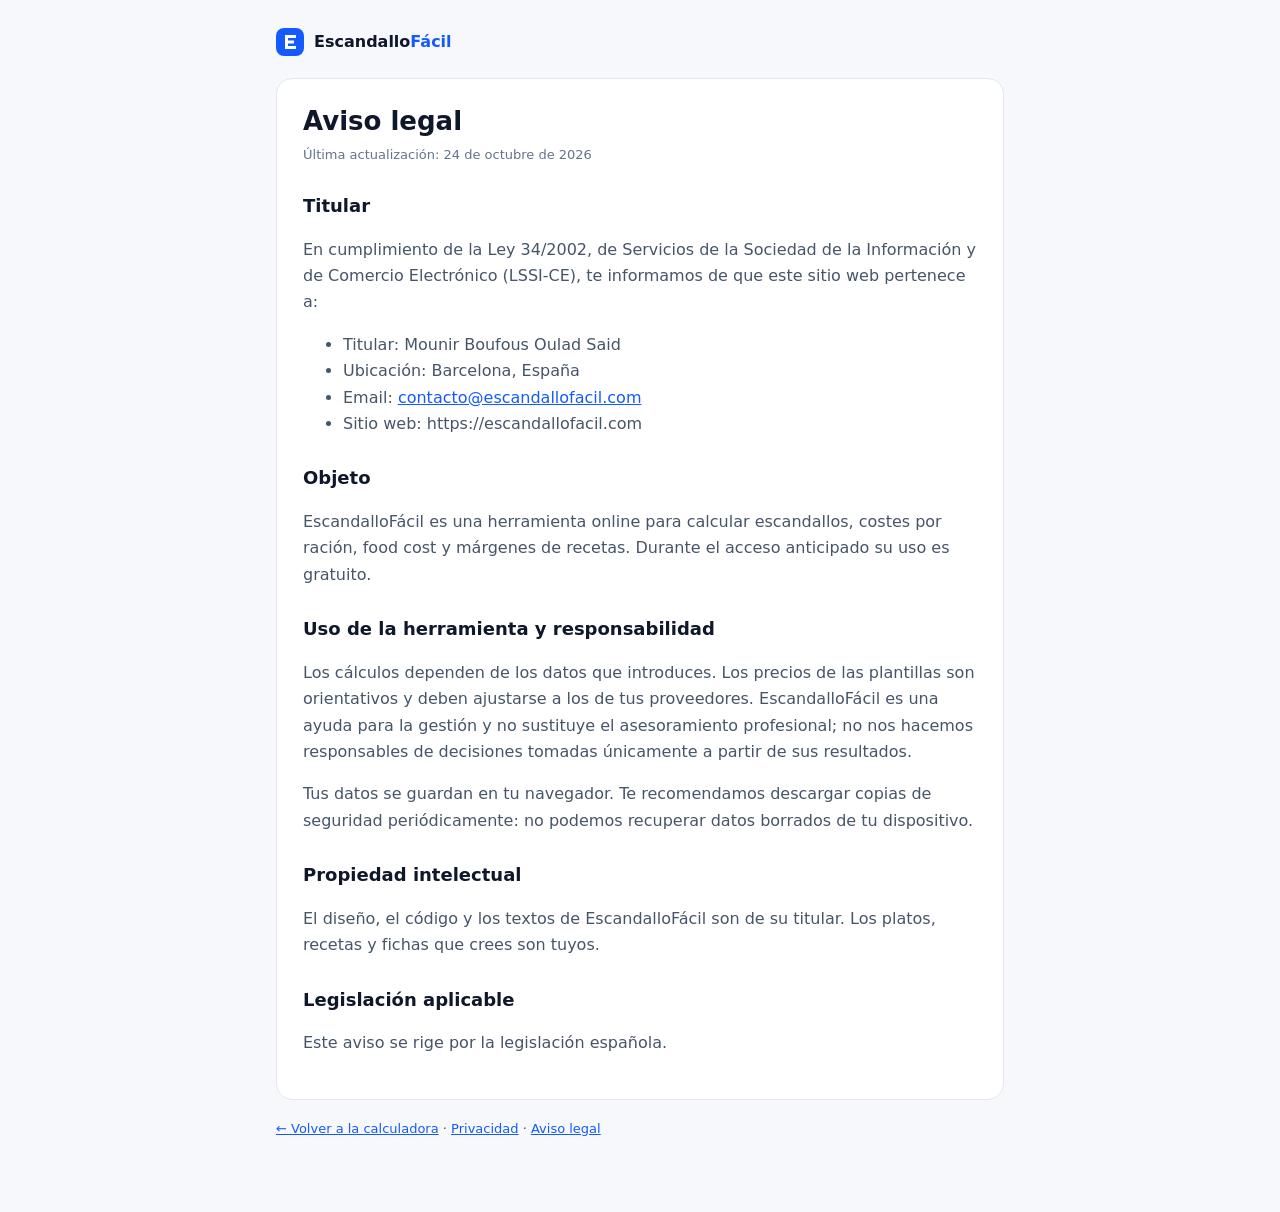
<file: aviso-legal.html>
<!DOCTYPE html>
<html lang="es"><head><meta charset="utf-8"/><meta http-equiv="Content-Security-Policy" content="default-src 'self'; style-src 'self' 'unsafe-inline'; img-src 'self' data:; base-uri 'self'; form-action 'self'; object-src 'none'"/><meta name="referrer" content="strict-origin-when-cross-origin"/><meta name="viewport" content="width=device-width, initial-scale=1"/>
<title>Aviso legal · EscandalloFácil</title><meta name="robots" content="noindex,follow"/>
<link rel="icon" href="favicon.ico" sizes="any"><link rel="icon" href="favicon.svg" type="image/svg+xml"><link rel="apple-touch-icon" href="apple-touch-icon.png">
<style>
:root{--ink:#0f172a;--mute:#475569;--line:#e2e8f0;--accent:#145aff;--bg:#f6f8fc}
*{box-sizing:border-box}body{margin:0;background:var(--bg);color:var(--ink);font:16px/1.65 system-ui,-apple-system,"Segoe UI",Roboto,sans-serif}
main{max-width:760px;margin:0 auto;padding:28px 16px 60px}
.top{display:flex;align-items:center;gap:10px;margin-bottom:22px;color:var(--ink);text-decoration:none;font-weight:700}
.top b{color:var(--accent)}
.card{background:#fff;border:1px solid var(--line);border-radius:16px;padding:26px}
h1{font-size:26px;line-height:1.25;margin:0 0 6px}h2{font-size:18px;margin:26px 0 6px}
p,li{color:var(--mute)}a{color:var(--accent)}
.upd{font-size:13px;color:#64748b;margin:0 0 18px}
.draft{background:#fffbeb;border:1px solid #fde68a;color:#78350f;border-radius:10px;padding:10px 12px;font-size:14px}
@media(max-width:600px){.card{padding:18px 14px}h1{font-size:22px}}
</style></head><body><main>
<a class="top" href="./"><svg width="28" height="28" viewBox="0 0 28 28" aria-hidden="true"><rect width="28" height="28" rx="8" fill="#145aff"/><path d="M9 7h3v14H9zM9 7h11v3H9zM9 12.5h9v3H9zM9 18h11v3H9z" fill="#fff"/></svg><span>Escandallo<b>Fácil</b></span></a>
<div class="card">
<h1>Aviso legal</h1>
<p class="upd">Última actualización: 24 de octubre de 2026</p>
<h2>Titular</h2>
<p>En cumplimiento de la Ley 34/2002, de Servicios de la Sociedad de la Información y de Comercio Electrónico (LSSI-CE), te informamos de que este sitio web pertenece a:</p>
<ul><li>Titular: Mounir Boufous Oulad Said</li><li>Ubicación: Barcelona, España</li><li>Email: <a href="mailto:contacto@escandallofacil.com">contacto@escandallofacil.com</a></li><li>Sitio web: https://escandallofacil.com</li></ul>
<h2>Objeto</h2>
<p>EscandalloFácil es una herramienta online para calcular escandallos, costes por ración, food cost y márgenes de recetas. Durante el acceso anticipado su uso es gratuito.</p>
<h2>Uso de la herramienta y responsabilidad</h2>
<p>Los cálculos dependen de los datos que introduces. Los precios de las plantillas son orientativos y deben ajustarse a los de tus proveedores. EscandalloFácil es una ayuda para la gestión y no sustituye el asesoramiento profesional; no nos hacemos responsables de decisiones tomadas únicamente a partir de sus resultados.</p>
<p>Tus datos se guardan en tu navegador. Te recomendamos descargar copias de seguridad periódicamente: no podemos recuperar datos borrados de tu dispositivo.</p>
<h2>Propiedad intelectual</h2>
<p>El diseño, el código y los textos de EscandalloFácil son de su titular. Los platos, recetas y fichas que crees son tuyos.</p>
<h2>Legislación aplicable</h2>
<p>Este aviso se rige por la legislación española.</p>
</div><p style="font-size:13px;margin-top:18px"><a href="./">← Volver a la calculadora</a> · <a href="privacidad.html">Privacidad</a> · <a href="aviso-legal.html">Aviso legal</a></p></main></body></html>
</file>
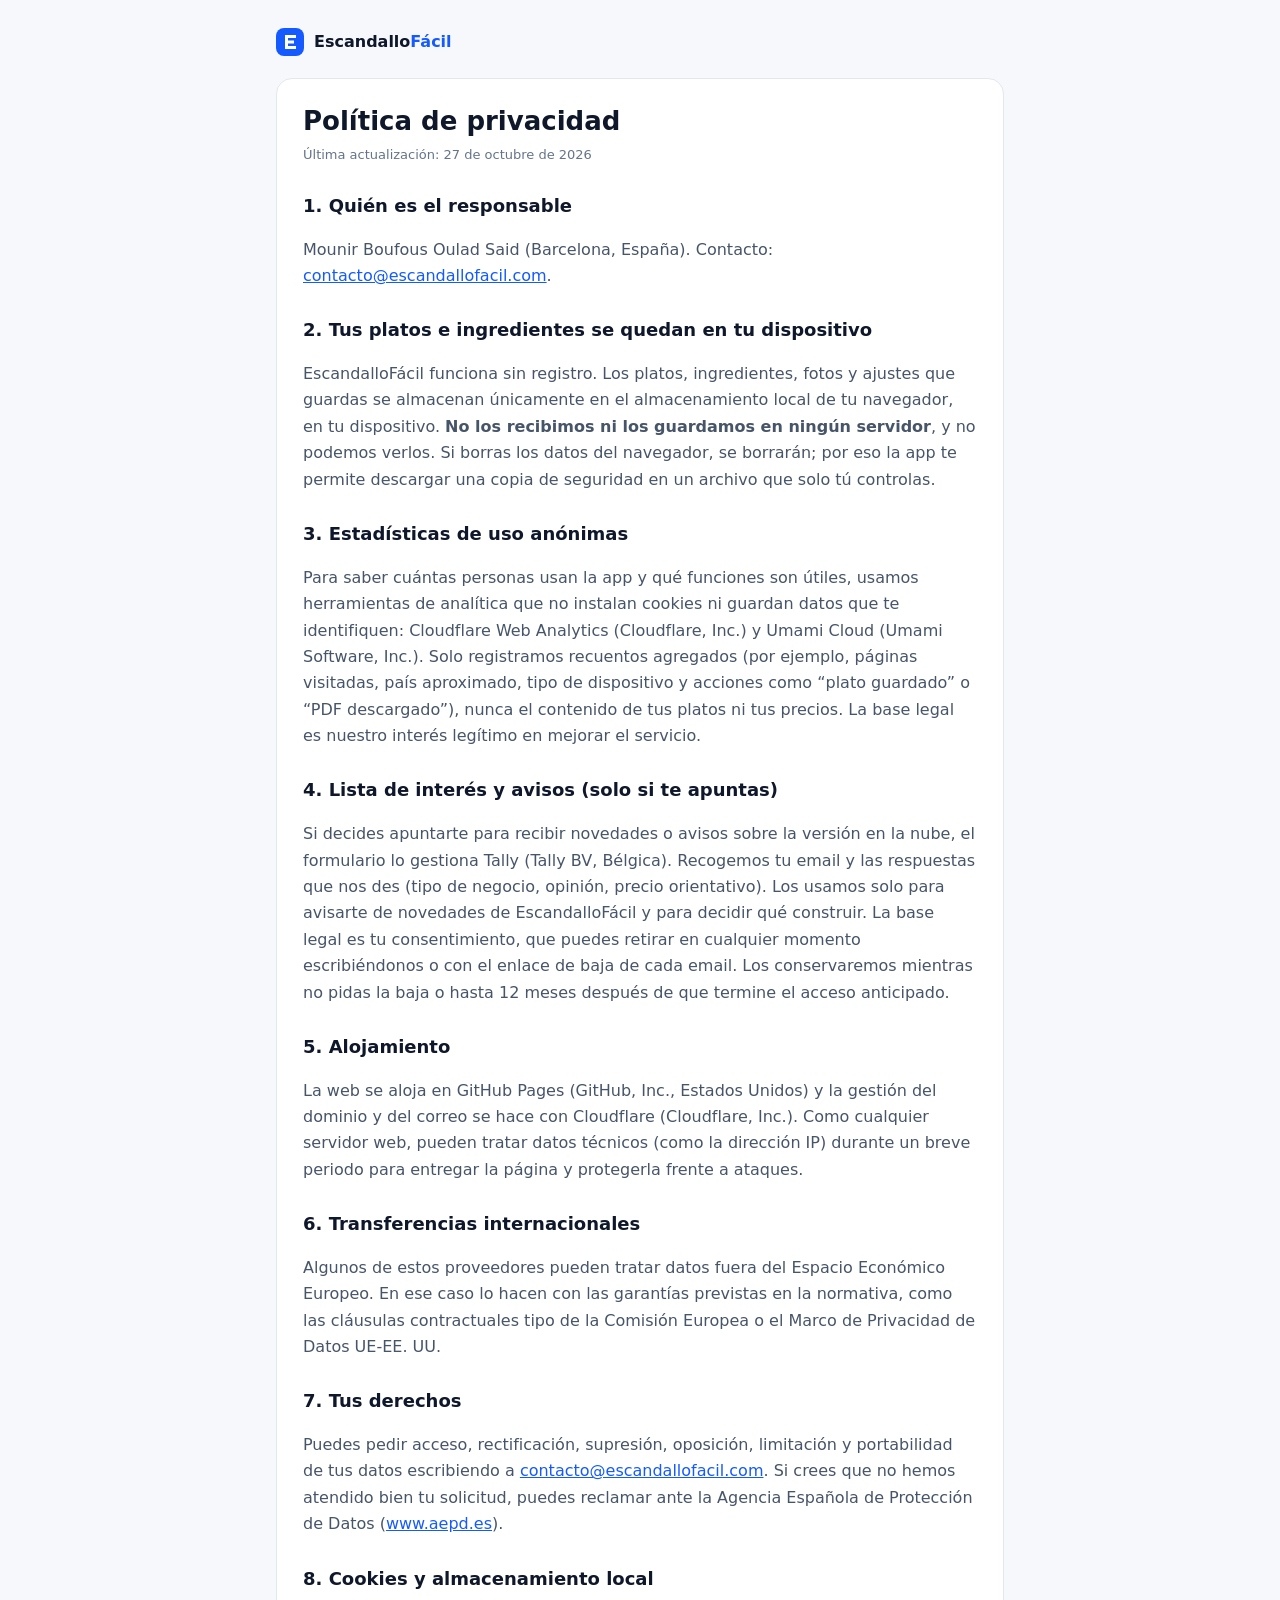
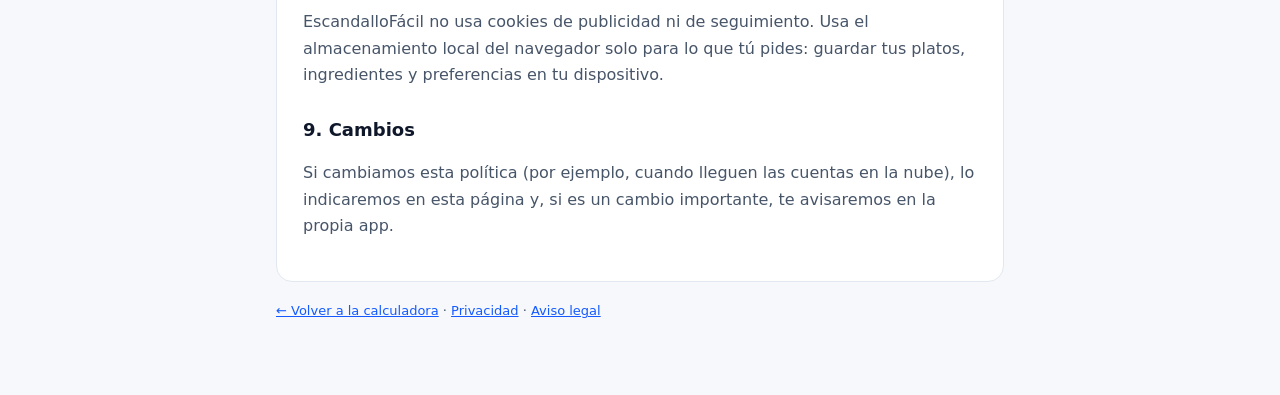
<file: privacidad.html>
<!DOCTYPE html>
<html lang="es"><head><meta charset="utf-8"/><meta http-equiv="Content-Security-Policy" content="default-src 'self'; style-src 'self' 'unsafe-inline'; img-src 'self' data:; base-uri 'self'; form-action 'self'; object-src 'none'"/><meta name="referrer" content="strict-origin-when-cross-origin"/><meta name="viewport" content="width=device-width, initial-scale=1"/>
<title>Política de privacidad · EscandalloFácil</title><meta name="robots" content="noindex,follow"/>
<link rel="icon" href="favicon.ico" sizes="any"><link rel="icon" href="favicon.svg" type="image/svg+xml"><link rel="apple-touch-icon" href="apple-touch-icon.png">
<style>
:root{--ink:#0f172a;--mute:#475569;--line:#e2e8f0;--accent:#145aff;--bg:#f6f8fc}
*{box-sizing:border-box}body{margin:0;background:var(--bg);color:var(--ink);font:16px/1.65 system-ui,-apple-system,"Segoe UI",Roboto,sans-serif}
main{max-width:760px;margin:0 auto;padding:28px 16px 60px}
.top{display:flex;align-items:center;gap:10px;margin-bottom:22px;color:var(--ink);text-decoration:none;font-weight:700}
.top b{color:var(--accent)}
.card{background:#fff;border:1px solid var(--line);border-radius:16px;padding:26px}
h1{font-size:26px;line-height:1.25;margin:0 0 6px}h2{font-size:18px;margin:26px 0 6px}
p,li{color:var(--mute)}a{color:var(--accent)}
.upd{font-size:13px;color:#64748b;margin:0 0 18px}
.draft{background:#fffbeb;border:1px solid #fde68a;color:#78350f;border-radius:10px;padding:10px 12px;font-size:14px}
@media(max-width:600px){.card{padding:18px 14px}h1{font-size:22px}}
</style></head><body><main>
<a class="top" href="./"><svg width="28" height="28" viewBox="0 0 28 28" aria-hidden="true"><rect width="28" height="28" rx="8" fill="#145aff"/><path d="M9 7h3v14H9zM9 7h11v3H9zM9 12.5h9v3H9zM9 18h11v3H9z" fill="#fff"/></svg><span>Escandallo<b>Fácil</b></span></a>
<div class="card">
<h1>Política de privacidad</h1>
<p class="upd">Última actualización: 27 de octubre de 2026</p>
<h2>1. Quién es el responsable</h2>
<p>Mounir Boufous Oulad Said (Barcelona, España). Contacto: <a href="mailto:contacto@escandallofacil.com">contacto@escandallofacil.com</a>.</p>
<h2>2. Tus platos e ingredientes se quedan en tu dispositivo</h2>
<p>EscandalloFácil funciona sin registro. Los platos, ingredientes, fotos y ajustes que guardas se almacenan únicamente en el almacenamiento local de tu navegador, en tu dispositivo. <strong>No los recibimos ni los guardamos en ningún servidor</strong>, y no podemos verlos. Si borras los datos del navegador, se borrarán; por eso la app te permite descargar una copia de seguridad en un archivo que solo tú controlas.</p>
<h2>3. Estadísticas de uso anónimas</h2>
<p>Para saber cuántas personas usan la app y qué funciones son útiles, usamos herramientas de analítica que no instalan cookies ni guardan datos que te identifiquen: Cloudflare Web Analytics (Cloudflare, Inc.) y Umami Cloud (Umami Software, Inc.). Solo registramos recuentos agregados (por ejemplo, páginas visitadas, país aproximado, tipo de dispositivo y acciones como “plato guardado” o “PDF descargado”), nunca el contenido de tus platos ni tus precios. La base legal es nuestro interés legítimo en mejorar el servicio.</p>
<h2>4. Lista de interés y avisos (solo si te apuntas)</h2>
<p>Si decides apuntarte para recibir novedades o avisos sobre la versión en la nube, el formulario lo gestiona Tally (Tally BV, Bélgica). Recogemos tu email y las respuestas que nos des (tipo de negocio, opinión, precio orientativo). Los usamos solo para avisarte de novedades de EscandalloFácil y para decidir qué construir. La base legal es tu consentimiento, que puedes retirar en cualquier momento escribiéndonos o con el enlace de baja de cada email. Los conservaremos mientras no pidas la baja o hasta 12 meses después de que termine el acceso anticipado.</p>
<h2>5. Alojamiento</h2>
<p>La web se aloja en GitHub Pages (GitHub, Inc., Estados Unidos) y la gestión del dominio y del correo se hace con Cloudflare (Cloudflare, Inc.). Como cualquier servidor web, pueden tratar datos técnicos (como la dirección IP) durante un breve periodo para entregar la página y protegerla frente a ataques.</p>
<h2>6. Transferencias internacionales</h2>
<p>Algunos de estos proveedores pueden tratar datos fuera del Espacio Económico Europeo. En ese caso lo hacen con las garantías previstas en la normativa, como las cláusulas contractuales tipo de la Comisión Europea o el Marco de Privacidad de Datos UE-EE. UU.</p>
<h2>7. Tus derechos</h2>
<p>Puedes pedir acceso, rectificación, supresión, oposición, limitación y portabilidad de tus datos escribiendo a <a href="mailto:contacto@escandallofacil.com">contacto@escandallofacil.com</a>. Si crees que no hemos atendido bien tu solicitud, puedes reclamar ante la Agencia Española de Protección de Datos (<a href="https://www.aepd.es" rel="noopener">www.aepd.es</a>).</p>
<h2>8. Cookies y almacenamiento local</h2>
<p>EscandalloFácil no usa cookies de publicidad ni de seguimiento. Usa el almacenamiento local del navegador solo para lo que tú pides: guardar tus platos, ingredientes y preferencias en tu dispositivo.</p>
<h2>9. Cambios</h2>
<p>Si cambiamos esta política (por ejemplo, cuando lleguen las cuentas en la nube), lo indicaremos en esta página y, si es un cambio importante, te avisaremos en la propia app.</p>
</div><p style="font-size:13px;margin-top:18px"><a href="./">← Volver a la calculadora</a> · <a href="privacidad.html">Privacidad</a> · <a href="aviso-legal.html">Aviso legal</a></p></main></body></html>
</file>
<file: aprende/aprende.css>
@font-face{font-family:"Inter";font-style:normal;font-weight:100 900;font-display:swap;src:url(/fonts/InterVariable.woff2) format("woff2")}
:root{--ink:#0f172a;--text:#334155;--mute:#5b687c;--line:#e2e8f0;--soft:#f1f5f9;--accent:#145aff;--accent-ink:#0f4ae0;--accent-soft:#eef3ff;--ok:#047857;--ok-soft:#ecfdf5;--warn:#b45309;--warn-soft:#fffbeb;--bad:#b91c1c;--bg:#f6f8fc;--card:#fff;--r:16px}
*{box-sizing:border-box}
html{-webkit-text-size-adjust:100%;scroll-behavior:smooth}
body{margin:0;background:var(--bg);color:var(--text);font:17px/1.7 Inter,system-ui,-apple-system,"Segoe UI",Roboto,sans-serif;font-feature-settings:"cv11","ss01"}
a{color:var(--accent-ink)}
img{max-width:100%}
.wrap{max-width:780px;margin:0 auto;padding:0 16px}
/* Cabecera */
.hd{position:sticky;top:0;z-index:5;background:rgba(255,255,255,.92);backdrop-filter:saturate(1.4) blur(10px);-webkit-backdrop-filter:saturate(1.4) blur(10px);border-bottom:1px solid var(--line)}
.hd .wrap{display:flex;align-items:center;gap:14px;height:60px;max-width:1080px}
.logo{display:flex;align-items:center;gap:9px;color:var(--ink);text-decoration:none;font-weight:800;font-size:17px;letter-spacing:-.01em}
.logo b{color:var(--accent)}
.logo svg{flex:none}
.hd-l{margin-left:4px;padding:6px 10px;border-radius:8px;color:var(--mute);text-decoration:none;font-weight:600;font-size:15px}
.hd-l:hover,.hd-l[aria-current]{color:var(--ink);background:var(--soft)}
.hd-cta{margin-left:auto;display:inline-flex;align-items:center;gap:6px;background:var(--accent);color:#fff;text-decoration:none;font-weight:700;font-size:15px;padding:9px 14px;border-radius:10px;white-space:nowrap}
.hd-cta:hover{background:var(--accent-ink)}
/* Migas */
.crumbs{font-size:14px;color:var(--mute);margin:26px 0 10px}
.crumbs a{color:var(--mute);text-decoration:none}.crumbs a:hover{color:var(--ink);text-decoration:underline}
.crumbs span{margin:0 6px;color:#94a3b8}
/* Título */
h1{color:var(--ink);font-size:40px;line-height:1.15;letter-spacing:-.025em;margin:0 0 14px;font-weight:800}
.meta{font-size:14px;color:var(--mute);margin:0 0 22px}
.lead{background:var(--card);border:1px solid var(--line);border-left:4px solid var(--accent);border-radius:12px;padding:16px 18px;margin:0 0 26px;color:var(--ink);font-size:18px}
.lead p{margin:0}
/* Índice de la guía */
.toc{background:var(--card);border:1px solid var(--line);border-radius:var(--r);padding:16px 20px;margin:0 0 30px}
.toc b{display:block;color:var(--ink);font-size:15px;margin-bottom:6px}
.toc ol{margin:0;padding-left:20px;font-size:15px;line-height:1.9}
.toc a{color:var(--text);text-decoration:none}.toc a:hover{color:var(--accent-ink);text-decoration:underline}
/* Texto */
article h2{color:var(--ink);font-size:27px;line-height:1.25;letter-spacing:-.015em;margin:44px 0 12px;font-weight:800;scroll-margin-top:80px}
article h3{color:var(--ink);font-size:20px;line-height:1.3;margin:28px 0 8px;font-weight:700}
article p,article li{margin:0 0 14px}
article ul,article ol{padding-left:22px;margin:0 0 16px}
article li{margin-bottom:6px}
strong{color:var(--ink)}
/* Fórmula */
.formula{background:var(--accent-soft);border:1px solid #d6e2ff;border-radius:12px;padding:14px 18px;margin:16px 0 20px;color:var(--ink);font-weight:700;font-size:18px;text-align:center}
.formula small{display:block;font-weight:500;color:var(--mute);font-size:14px;margin-top:4px}
/* Avisos */
.note{border-radius:12px;padding:14px 16px;margin:18px 0;font-size:16px}
.note p:last-child{margin:0}
.note.tip{background:var(--ok-soft);border:1px solid #a7f3d0}
.note.warn{background:var(--warn-soft);border:1px solid #fde68a}
.note b:first-child{color:var(--ink)}
/* Tablas */
.tbl{overflow-x:auto;margin:16px 0 22px;border:1px solid var(--line);border-radius:12px;background:var(--card)}
table{border-collapse:collapse;width:100%;font-size:15px}
.tbl.wide table{min-width:540px}
th,td{padding:10px 12px;text-align:left;border-bottom:1px solid var(--line);vertical-align:top}
th{background:var(--soft);color:var(--ink);font-weight:700;font-size:14px}
tr:last-child td{border-bottom:0}
td.n,th.n{text-align:right;white-space:nowrap;font-variant-numeric:tabular-nums}
tr.tot td{font-weight:700;color:var(--ink);background:#fafbff}
caption{caption-side:bottom;text-align:left;font-size:13px;color:var(--mute);padding:8px 12px}
/* Pasos */
.steps{list-style:none;padding:0;counter-reset:s;margin:18px 0}
.steps>li{position:relative;padding:0 0 4px 46px;counter-increment:s}
.steps>li::before{content:counter(s);position:absolute;left:0;top:0;width:32px;height:32px;border-radius:50%;background:var(--accent);color:#fff;font-weight:800;font-size:15px;display:flex;align-items:center;justify-content:center}
.steps>li h3{margin-top:4px}
/* Llamada a la calculadora */
.cta{background:linear-gradient(135deg,#145aff,#0f4ae0);color:#fff;border-radius:18px;padding:22px 22px;margin:30px 0;display:flex;align-items:center;gap:18px;flex-wrap:wrap}
.cta div{flex:1 1 280px}
.cta b{display:block;font-size:20px;line-height:1.3;margin-bottom:4px;color:#fff}
.cta p{margin:0;color:#dbe6ff;font-size:16px}
.cta a{background:#fff;color:var(--accent-ink);font-weight:800;text-decoration:none;padding:12px 18px;border-radius:12px;white-space:nowrap}
.cta a:hover{background:#eef3ff}
/* Preguntas */
.faq details{background:var(--card);border:1px solid var(--line);border-radius:12px;margin:0 0 10px;padding:0 16px}
.faq summary{cursor:pointer;font-weight:700;color:var(--ink);padding:14px 0;list-style:none;display:flex;justify-content:space-between;gap:12px}
.faq summary::-webkit-details-marker{display:none}
.faq summary::after{content:"+";font-weight:600;color:var(--accent);font-size:22px;line-height:1}
.faq details[open] summary::after{content:"−"}
.faq details p{margin:0 0 14px}
/* Relacionadas y tarjetas */
.rel{margin:44px 0 0}
.rel h2{color:var(--ink);font-size:27px;line-height:1.25;letter-spacing:-.015em;margin:0 0 4px;font-weight:800}
.cards.c2{grid-template-columns:repeat(auto-fill,minmax(300px,1fr))}
.cards{display:grid;grid-template-columns:repeat(auto-fill,minmax(230px,1fr));gap:14px;margin:16px 0}
.card{display:flex;flex-direction:column;background:var(--card);border:1px solid var(--line);border-radius:var(--r);padding:18px;text-decoration:none;color:var(--text);transition:border-color .15s,box-shadow .15s,transform .15s}
.card:hover{border-color:#b9cdfd;box-shadow:0 8px 24px rgba(20,90,255,.08);transform:translateY(-2px)}
.card i{font-style:normal;display:inline-flex;align-items:center;justify-content:center;width:38px;height:38px;border-radius:10px;background:var(--accent-soft);color:var(--accent);font-weight:800;font-size:17px;margin-bottom:12px}
.card b{color:var(--ink);font-size:18px;line-height:1.3;margin-bottom:6px}
.card span{font-size:15px;color:var(--mute);line-height:1.55}
.card em{font-style:normal;margin-top:auto;padding-top:12px;color:var(--accent-ink);font-weight:700;font-size:15px}
/* Pie */
.ft{margin-top:60px;border-top:1px solid var(--line);background:#fff}
.ft .wrap{max-width:1080px;display:flex;flex-wrap:wrap;gap:8px 18px;align-items:center;padding-top:22px;padding-bottom:28px;font-size:14px;color:var(--mute)}
.ft a{color:var(--mute);text-decoration:none}.ft a:hover{color:var(--ink);text-decoration:underline}
.ft .sp{flex:1}
@media (max-width:640px){
  body{font-size:16.5px}
  h1{font-size:30px}
  article h2{font-size:23px;margin-top:36px}
  .lead{font-size:17px}
  .hd-l{display:none}
  .hd-cta{padding:8px 12px;font-size:14px}
  .cta{padding:20px 18px}
  .cta a{width:100%;text-align:center}
  th,td{padding:9px 10px}
  table{font-size:14.5px}
  .rel h2{font-size:23px}
}
/* Índice por secciones */
.hub-sec{margin:34px 0 0}
.hub-sec h2{color:var(--ink);font-size:22px;letter-spacing:-.01em;margin:0 0 4px;font-weight:800}
/* Descarga */
.dl{display:flex;align-items:center;gap:16px;flex-wrap:wrap;background:var(--card);border:1px solid var(--line);border-radius:16px;padding:16px 18px;margin:16px 0 22px;box-shadow:0 10px 30px -18px rgba(15,23,42,.25)}
.dl-ic{flex:none;width:52px;height:52px;border-radius:12px;background:#107c41;color:#fff;font:800 14px/52px Inter,system-ui,sans-serif;text-align:center;letter-spacing:.04em}
.dl-tx{flex:1 1 200px;min-width:0}
.dl-tx b{display:block;color:var(--ink);font-size:17px}
.dl-tx span{display:block;color:var(--mute);font-size:14px}
.dl-btn{display:inline-flex;align-items:center;justify-content:center;background:var(--accent);color:#fff;font-weight:800;text-decoration:none;padding:12px 18px;border-radius:12px;white-space:nowrap}
.dl-btn:hover{background:var(--accent-ink)}
@media (max-width:640px){.dl-btn{width:100%}}
/* Grupos de la ingeniería de menú */
.q{display:inline-block;padding:2px 9px;border-radius:99px;font-size:13px;font-weight:700;white-space:nowrap}
.q-ok{background:#ecfdf5;color:#047857}
.q-pop{background:#eef3ff;color:#0f4ae0}
.q-enig{background:#fff7ed;color:#b45309}
.q-bad{background:#fef2f2;color:#b91c1c}
/* Tablas que en el móvil se convierten en fichas */
.st-only{display:none}
@media (max-width:640px){
  .tbl.stack{overflow:visible;border:0;background:transparent}
  .tbl.stack table{min-width:0}
  .tbl.stack thead{display:none}
  .tbl.stack tr{display:block;background:var(--card);border:1px solid var(--line);border-radius:12px;margin:0 0 10px;padding:4px 0}
  .tbl.stack td{display:flex;justify-content:space-between;gap:14px;border:0;padding:6px 14px;text-align:right}
  .tbl.stack td[data-l]::before{content:attr(data-l);color:var(--mute);font-weight:600;text-align:left;flex:none;max-width:45%}
  .tbl.stack td.st-h{display:block;text-align:left;font-size:16px;padding-top:10px;border-bottom:1px solid var(--line);margin-bottom:4px}
  .tbl.stack td.st-n{display:none}
  .tbl.stack td.st-hide{display:none}
  .tbl.stack .st-only{display:inline-block;margin-left:6px}
  .tbl.stack caption{padding:0 2px 8px}
}
</file>
